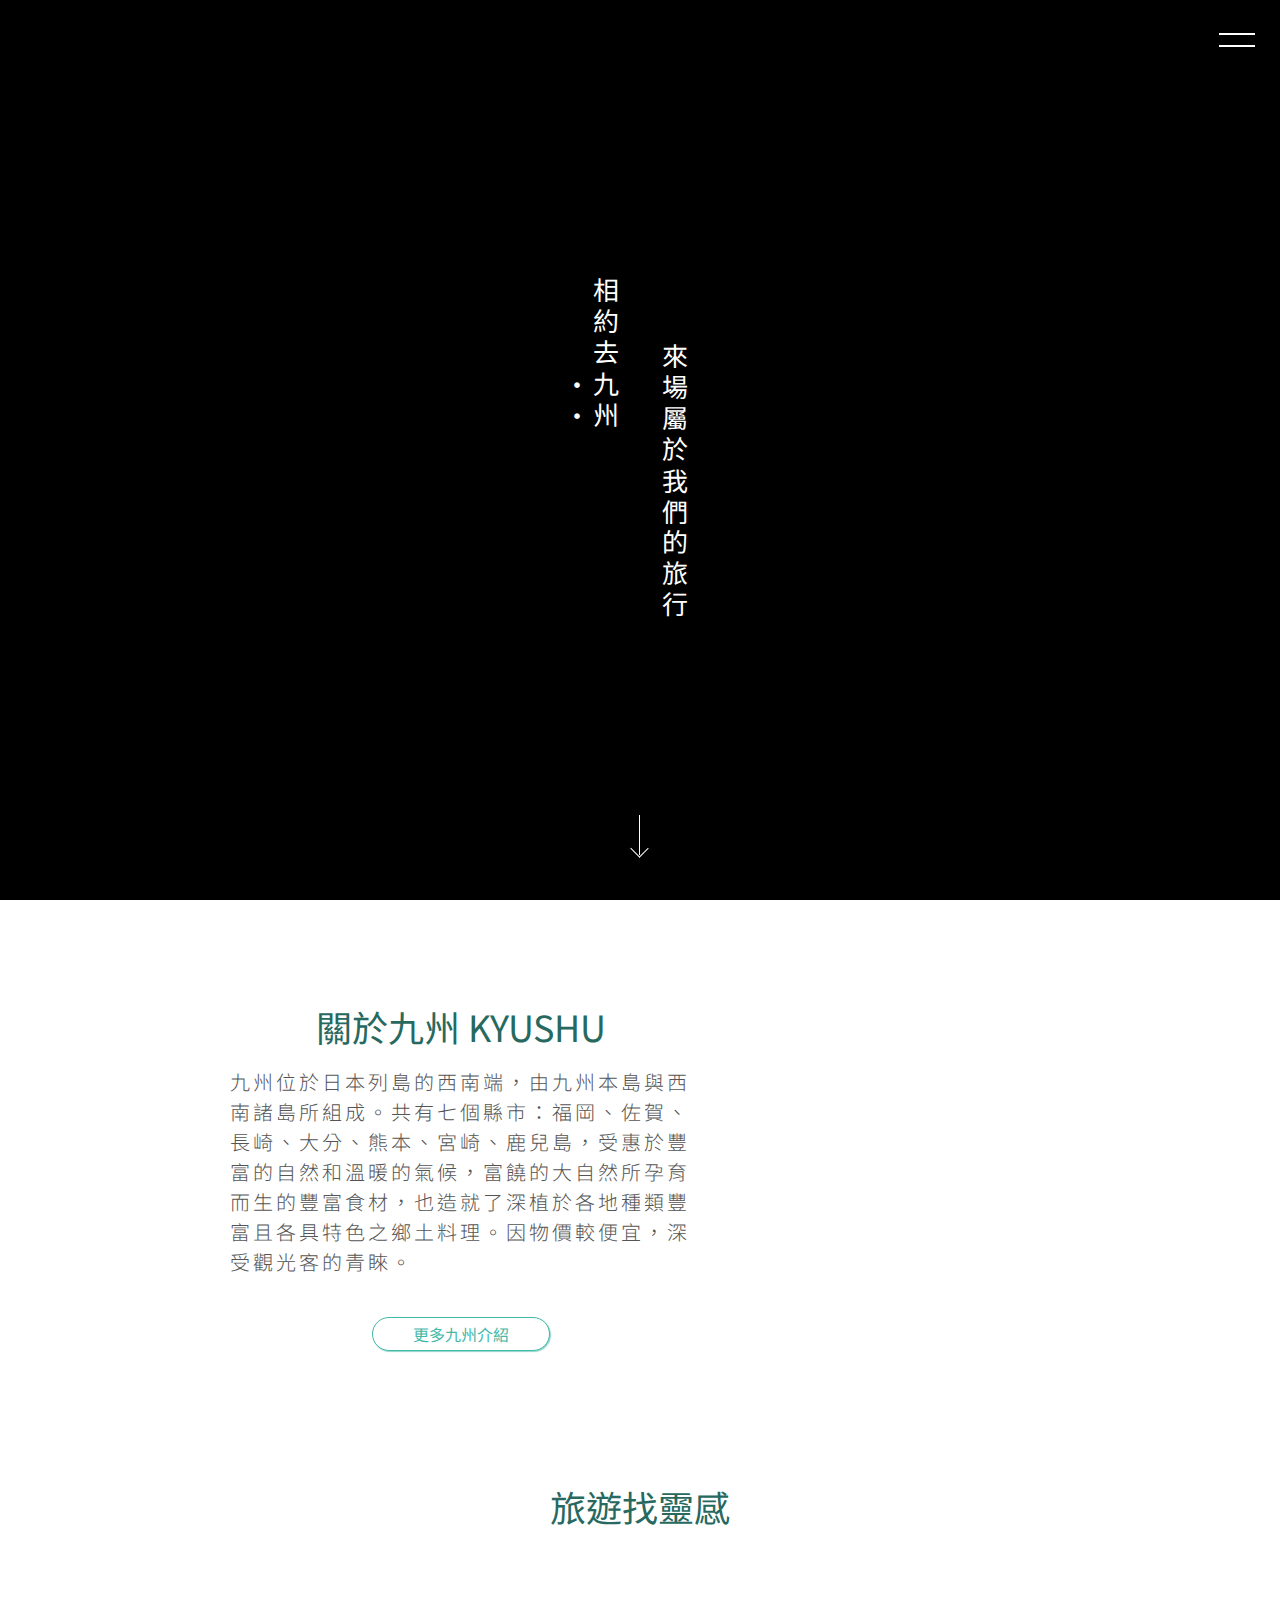
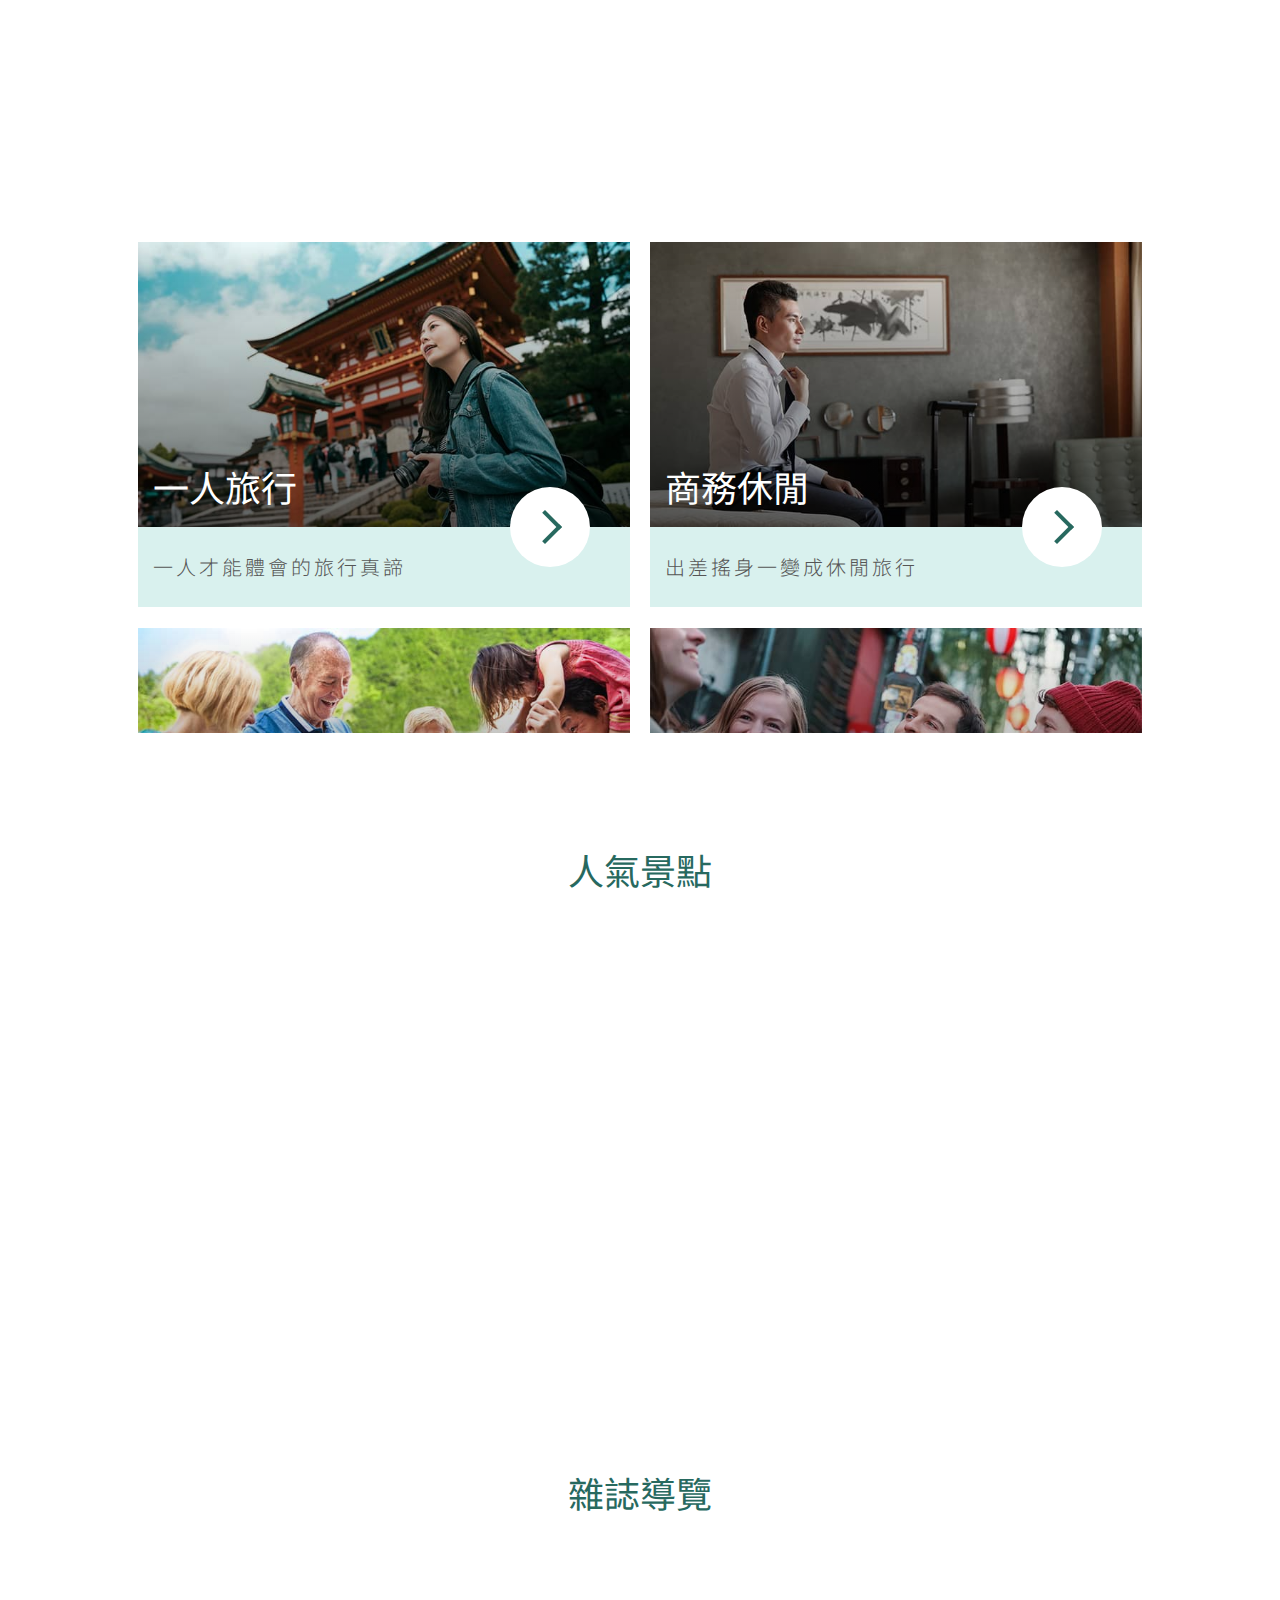
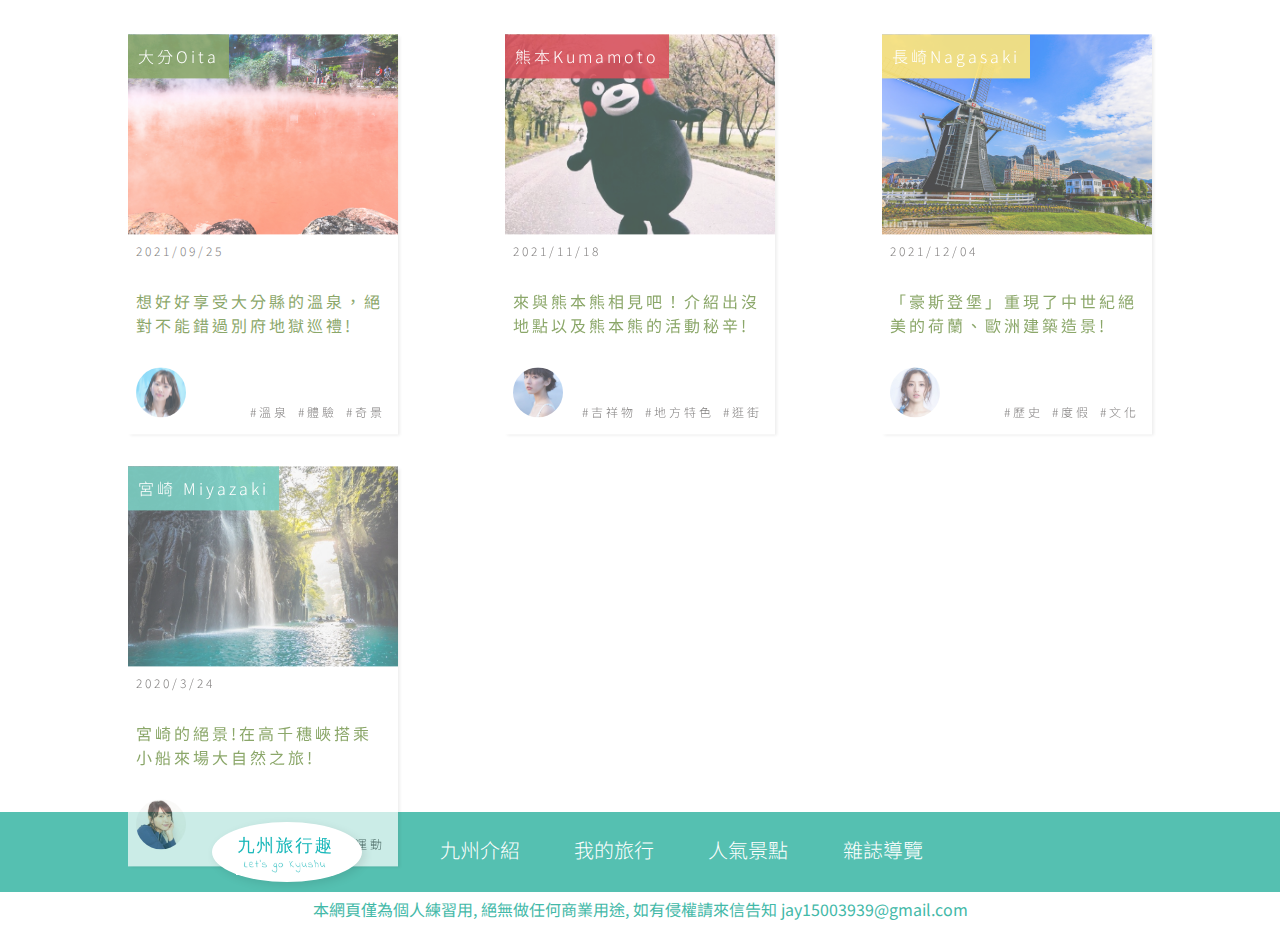
<file: index.html>
<!DOCTYPE html>
<html lang="en">
<head>
  <meta charset="UTF-8">
  <meta http-equiv="X-UA-Compatible" content="IE=edge">
  <meta name="viewport" content="width=device-width, initial-scale=1.0, maximum-scale=1.0, user-scalable=0, shrink-to-fit=no">
  <title>九州旅行</title>
	<link rel="stylesheet" href="https://use.fontawesome.com/releases/v5.7.2/css/all.css" integrity="sha384-fnmOCqbTlWIlj8LyTjo7mOUStjsKC4pOpQbqyi7RrhN7udi9RwhKkMHpvLbHG9Sr" crossorigin="anonymous">
	<link rel="stylesheet" href="./CSS/index.css">
	<script src="./JS/jquery.min.js"></script>
</head>
<body>
<header>
	<button class="nav_btn">
		<span></span>
	</button>
	<nav>
		<div class="logo">
			<a href="index.html">
				<img src="./img/kyushu/logo/logo.png" alt="">
			</a>
		</div>
		<ul class="guide">
				<li><a href="./introduce.html">九州介紹</a></li>
				<li><a href="./mytravel.html">我的旅行</a></li>
				<li><a href="./popular.html">人氣景點</a></li>
				<li><a href="./magazine.html">雜誌導覽</a></li>
			</div>
		</ul>
		<ul class="social">
			<li>
				<a href="https://www.instagram.com/kyushu_tourism_information/">
					<i class="fab fa-instagram"></i>
				</a>
			</li>
			<li>
				<a href="https://www.facebook.com/visitkyushu/">
					<i class="fab fa-facebook-square"></i>
				</a>
			</li>
			<li>
				<a href="https://twitter.com/kyushuwalker">
					<i class="fab fa-twitter-square"></i>
				</a>
			</li>
		</ul>
	</nav>
	<button class="toTop"></button>
</header>
<div class="banner">
	<div class="banner_photo">
		<img src="./img/kyushu/banner/banner-image-1.jpg" alt="">
		<img src="./img/kyushu/banner/banner-image-2.jpg" alt="">
		<img src="./img/kyushu/banner/banner-image-3.jpg" alt="">
		<img src="./img/kyushu/banner/banner-image-4.jpg" alt="">
		<img src="./img/kyushu/banner/banner-image-5.jpg" alt="">
	</div>
	<div class="logo_position">
		<h1>相約去九州</h1>
		<h1>來場屬於我們的旅行</h1>
	</div>
	<div class="banner_scroll">
		<span class="scroll_btn"></span>
	</div>
</div>
<main>
	<article class="kyushu_introduce">
		<!-- <img src="/img/main/decoration-1.png" alt=""> -->
		<div class="introduce_text">
			<h1>關於九州 KYUSHU</h1>
			<p>九州位於日本列島的西南端，由九州本島與西南諸島所組成。共有七個縣市：福岡、佐賀、長崎、大分、熊本、宮崎、鹿兒島，受惠於豐富的自然和溫暖的氣候，富饒的大自然所孕育而生的豐富食材，也造就了深植於各地種類豐富且各具特色之鄉土料理。因物價較便宜，深受觀光客的青睞。</p>
			<form action="./introduce.html">
				<button type="submit" class="common_btn">更多九州介紹</button>
			</form>
		</div>
		<div class="kyushu-map">  
			<a class="fukuoka-plus1 cp_fk"></a>
			<a class="fukuoka-plus2 cp_fk"></a>
			<a class="fukuoka-plus3 cp_fk"></a>
			<a class="fukuoka cp_fk">福岡</a>
			<img class="fukuoka" src="./img/kyushu/main/kyushuMap-fukuoka-1.png" alt="fukuoka">
			<img class="fukuoka color" src="./img/kyushu/main/kyushuMap-fukuoka-2.png" alt="fukuoka">
			
			<a class="oita-plus1 cp_ot"></a>
			<a class="oita-plus2 cp_ot"></a>
			<a class="oita-plus3 cp_ot"></a>
			<a class="oita cp_ot">大分</a>
			<img class="oita" src="./img/kyushu/main/kyushuMap-oita-1.png" alt="oita">
			<img class="oita color" src="./img/kyushu/main/kyushuMap-oita-2.png" alt="oita">

			<a class="saga-plus1 cp_sg"></a>
			<a class="saga-plus2 cp_sg"></a>
			<a class="saga-plus3 cp_sg"></a>
			<a class="saga cp_sg">佐賀</a>
			<img class="saga" src="./img/kyushu/main/kyushuMap-saga-1.png" alt="saga">
			<img class="saga color" src="./img/kyushu/main/kyushuMap-saga-2.png" alt="saga">

			<a class="nagasaki-plus1 cp_ng"></a>
			<a class="nagasaki cp_ng">長崎</a>
			<img class="nagasaki" src="./img/kyushu/main/kyushuMap-nagasaki-1.png" alt="nagasaki">
			<img class="nagasaki color" src="./img/kyushu/main/kyushuMap-nagasaki-2.png" alt="nagasaki">
			<a class="kumamoto-plus1 cp_km"></a>
			<a class="kumamoto-plus2 cp_km"></a>
			<a class="kumamoto-plus3 cp_km"></a>
			<a class="kumamoto-plus4 cp_km"></a>                
			<a class="kumamoto cp_km">熊本</a>
			<img class="kumamoto" src="./img/kyushu/main/kyushuMap-kumamoto-1.png" alt="kumamoto">
			<img class="kumamoto color" src="./img/kyushu/main/kyushuMap-kumamoto-2.png" alt="kumamoto">

			<a class="miyazaki-plus1 cp_mz"></a>                
			<a class="miyazaki-plus2 cp_mz"></a>                
			<a class="miyazaki cp_mz">宮崎</a>
			<img class="miyazaki" src="./img/kyushu/main/kyushuMap-miyazaki-1.png" alt="miyazaki">
			<img class="miyazaki color" src="./img/kyushu/main/kyushuMap-miyazaki-2.png" alt="miyazaki">

			<a class="kagoshima-plus1 cp_kg"></a>                
			<a class="kagoshima-plus2 cp_kg"></a>                
			<a class="kagoshima cp_kg">鹿兒島</a>
			<img class="kagoshima" src="./img/kyushu/main/kyushuMap-kagoshima-1.png" alt="kagoshima">
			<img class="kagoshima color" src="./img/kyushu/main/kyushuMap-kagoshima-2.png" alt="kagoshima">
			<!-- <div class="kanban">
				<p>選擇地區</p>
				<img src="/img/kyushu/main/wood_kanban.png" alt="">
			</div> -->
	</article>
	<article class="my_travel">
		<div class="my_travel_contain">
			<h1>旅遊找靈感</h1>
			<ul>
				<li>
					<a href="./mytravel.html">
						<div>
							<img src="./img/kyushu/main/my_travel_1.png" alt="">
							<h3>一人旅行</h3>
						</div>
						<p>一人才能體會的旅行真諦</p>
					</a>
				</li>
				<li>
					<a href="./mytravel.html">
						<div>
							<img src="./img/kyushu/main/my_travel_2.png" alt="">
							<h3>商務休閒</h3>
						</div>
						<p>出差搖身一變成休閒旅行</p>
					</a>
				</li>
				<li>
					<a href="./mytravel.html">
						<div>
							<img src="./img/kyushu/main/my_travel_3.png" alt="">
							<h3>家人</h3>
						</div>
						<p>大人小孩都回味無窮的旅行</p>
					</a>
				</li>
				<li>
					<a href="./mytravel.html">
						<div>
							<img src="./img/kyushu/main/my_travel_4.png" alt="">
							<h3>團體</h3>
						</div>
						<p>和好友一起創造難忘的回憶</p>
					</a>
				</li>
			</ul>
		</div>
	</article>
	<article class="travel_introduce">
		<h1>人氣景點</h1>
		<div class="travel_contain">
			<a href="javascript:;" class="introduce_btn_left"></a>
			<a href="javascript:;" class="introduce_btn_right"></a>
			<div class="travel_img">
				<img id="travel_img_change" src="./img/kyushu/main/Kyushu-introduce-1.jpg" alt="">
				<div class="travel_label">
					<h2 class="county_name">大分縣</h2>
				</div>
			</div>
			<div class="travel_text">
				<h2 id="travel_text_title">湯布院</h2>
				<p id="travel_text_content">大分縣最有人氣的觀光景點就屬「湯布院」，很多旅客來過一次就會愛上而不斷再訪，由布院的絕美自然景色「由布岳」與「金鱗湖」美得讓人醉心，來由布院除了可以入住溫泉旅館享受泡湯樂趣外，觀光景點附近便是美食餐廳與伴手禮店林立的逛街大道，豐後牛、蕎麥麵、漢堡排道可樂餅、布丁甜點等由布院必吃美食都很可口，縱使入住兩天一夜也不無聊。</p>
				<form action="./popular.html">
					<button type="submit" class="common_btn">more</button>
				</form>
			</div>
		</div>
	</article>
	<article class="magazine_introduce">
		<h1>雜誌導覽</h1>
		<div class="magazine_contain">
			<div class="magazine_item" style="cursor:pointer;" onclick="location.href =
			'./magazine.html';">
				<div class="magazine_item_img">
					<div class="magazine_location">
						<i class="fas fa-location-arrow"></i> 大分Oita
					</div>
					<img src="./img/kyushu/main/magazine-view-1.png" alt="">
				</div>
				<div class="magazine_item_text">
					<p>2021/09/25</p>
					<h3>想好好享受大分縣的溫泉，絕對不能錯過別府地獄巡禮!</h3>
					<div>
						<img src="./img/kyushu/main/magazine-person-1.png" alt="">
						<div>
							<a href="./magazine.html">#溫泉</a>
							<a href="./magazine.html">#體驗</a>
							<a href="./magazine.html">#奇景</a>
						</div>
					</div>
				</div>
			</div>
			<div class="magazine_item kumamoto" style="cursor:pointer;" onclick="location.href =
			'./magazine.html';">
				<div class="magazine_item_img">
					<div class="magazine_location kumamoto">
						<i class="fas fa-location-arrow"></i>熊本Kumamoto
					</div>
					<img src="./img/kyushu/main/magazine-view-2.png" alt="">
				</div>
				<div class="magazine_item_text">
					<p>2021/11/18</p>
					<h3>來與熊本熊相見吧！介紹出沒地點以及熊本熊的活動秘辛!</h3>
					<div>
						<img src="./img/kyushu/main/magazine-person-2.png" alt="">
						<div>
							<a href="./magazine.html">#吉祥物</a>
							<a href="./magazine.html">#地方特色</a>
							<a href="./magazine.html">#逛街</a>
						</div>
					</div>
				</div>
			</div>
			<div class="magazine_item nagasaki" style="cursor:pointer;" onclick="location.href =
			'./magazine.html';">
				<div class="magazine_item_img">
					<div class="magazine_location nagasaki">
						<i class="fas fa-location-arrow"></i> 長崎Nagasaki
					</div>
					<img src="./img/kyushu/main/magazine-view-3.png" alt="">
				</div>
				<div class="magazine_item_text">
					<p>2021/12/04</p>
					<h3>「豪斯登堡」重現了中世紀絕美的荷蘭、歐洲建築造景!</h3>
					<div>
						<img src="./img/kyushu/main/magazine-person-3.jpg" alt="">
						<div>
							<a href="./magazine.html">#歷史</a>
							<a href="./magazine.html">#度假</a>
							<a href="./magazine.html">#文化</a>
						</div>
					</div>
				</div>
			</div>
			<div class="magazine_item miyazaki">
				<div class="magazine_item_img">
					<div class="magazine_location miyazaki">
						<i class="fas fa-location-arrow"></i> 宮崎 Miyazaki
					</div>
					<img src="./img/magazine/magazine-view-7.jpg" alt="">
				</div>
				<div class="magazine_item_text">
					<p>2020/3/24</p>
					<h3> 宮崎的絕景!在高千穗峽搭乘小船來場大自然之旅!</h3>
					<div>
						<img src="./img/magazine/magazine-person-7.jpg" alt="">
						<div>
							<a href="javascript:;">#體驗</a>
							<a href="javascript:;">#自然</a>
							<a href="javascript:;">#運動</a>
						</div>
					</div>
				</div>
			</div>
		</div>
	</article>
</main>

<footer>
	<div class="footer_container">
		<div class="footer_logo">
			<div class="logo">
				<a href="./index.html">
					<img src="./img/kyushu/logo/logo.png" alt="">
				</a>
			</div>
		</div>
		<ul class="footer_txt">
			<li><a href="./introduce.html">九州介紹</a></li>
			<li><a href="./mytravel.html">我的旅行</a></li>
			<li><a href="./popular.html">人氣景點</a></li>
			<li><a href="./magazine.html">雜誌導覽</a></li>
		</ul>
		<ul class="footer_photo">
			<li>
				<a href="https://www.instagram.com/kyushu_tourism_information/">
					<i class="fab fa-instagram"></i>
				</a>
			</li>
			<li>
				<a href="https://www.facebook.com/visitkyushu/">
					<i class="fab fa-facebook-square"></i>
				</a>
			</li>
			<li>
				<a href="https://twitter.com/kyushuwalker">
					<i class="fab fa-twitter-square"></i>
				</a>
			</li>
		</ul>
	</div>
	<p>本網頁僅為個人練習用, 絕無做任何商業用途, 如有侵權請來信告知 jay15003939@gmail.com</p>
</footer>

<div class="footerPage"></div>
<script src="./JS/index.js"></script>
</body>
</html>
</file>
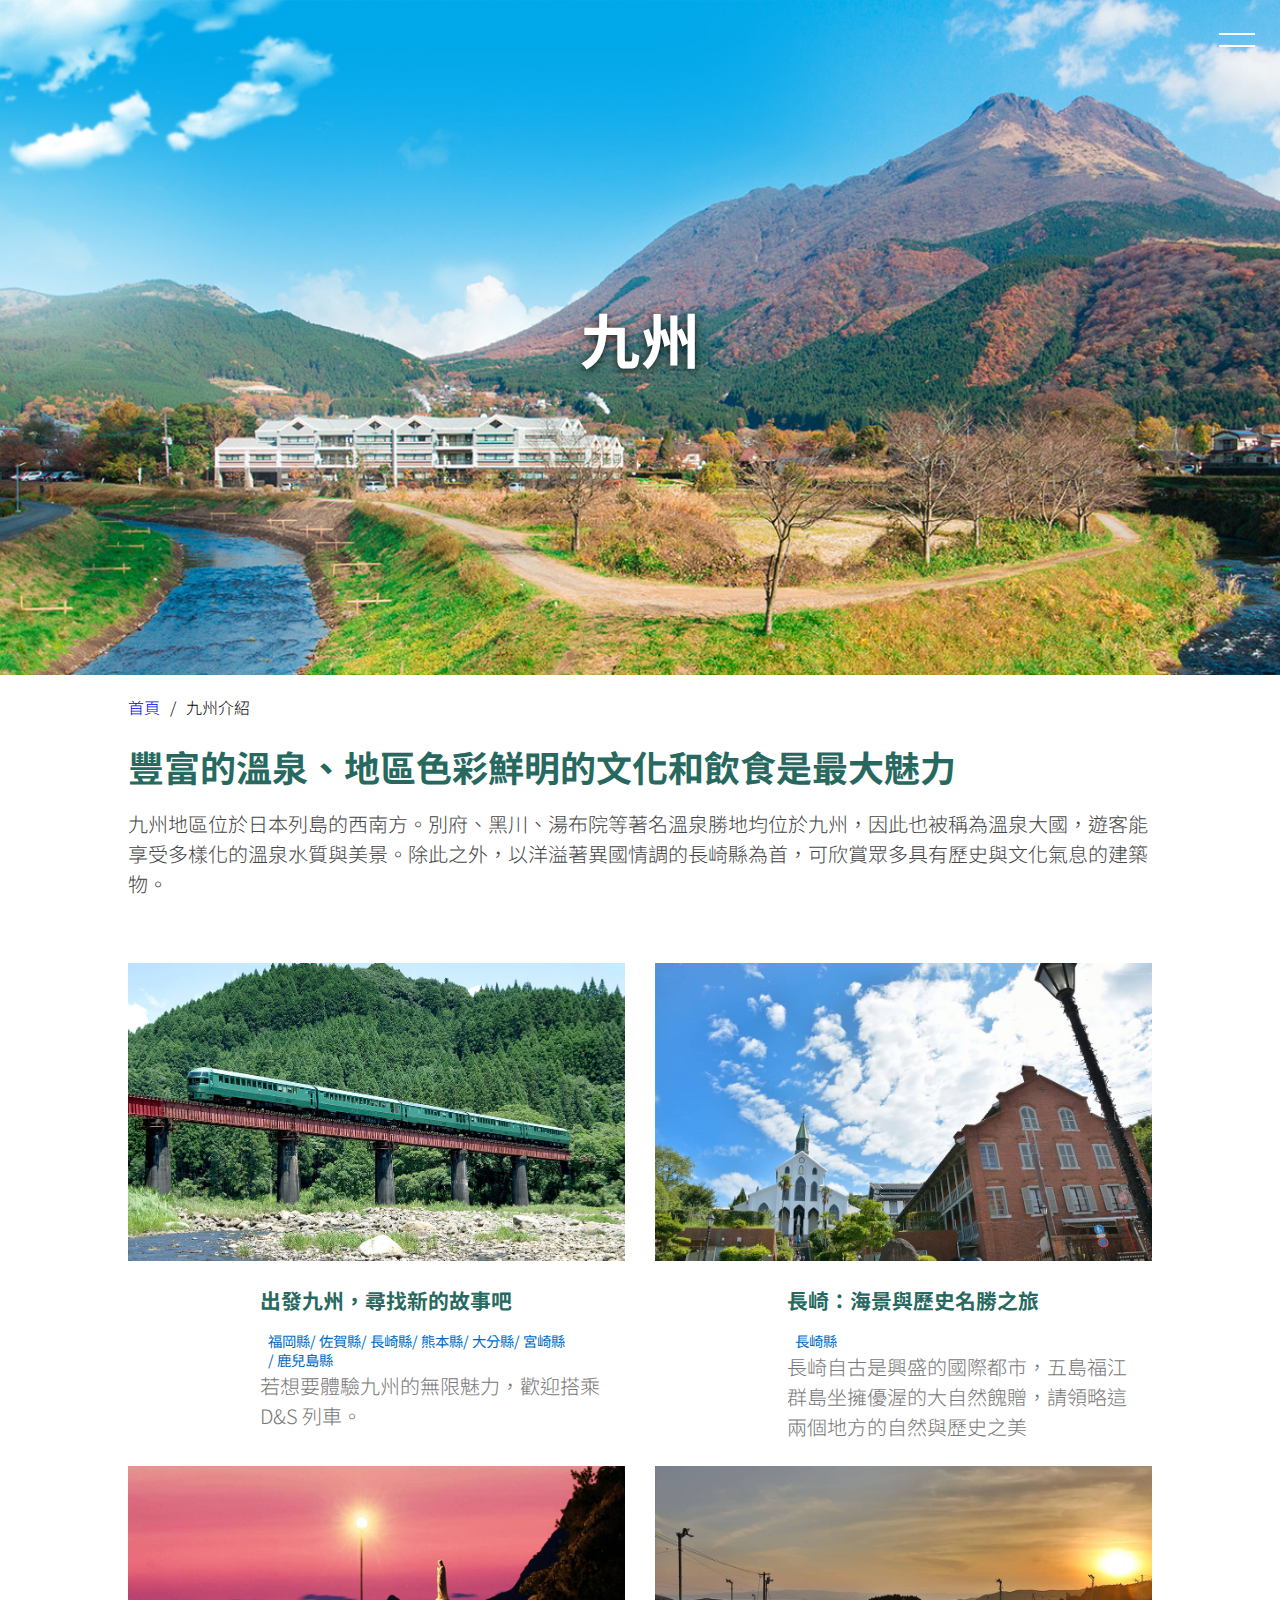
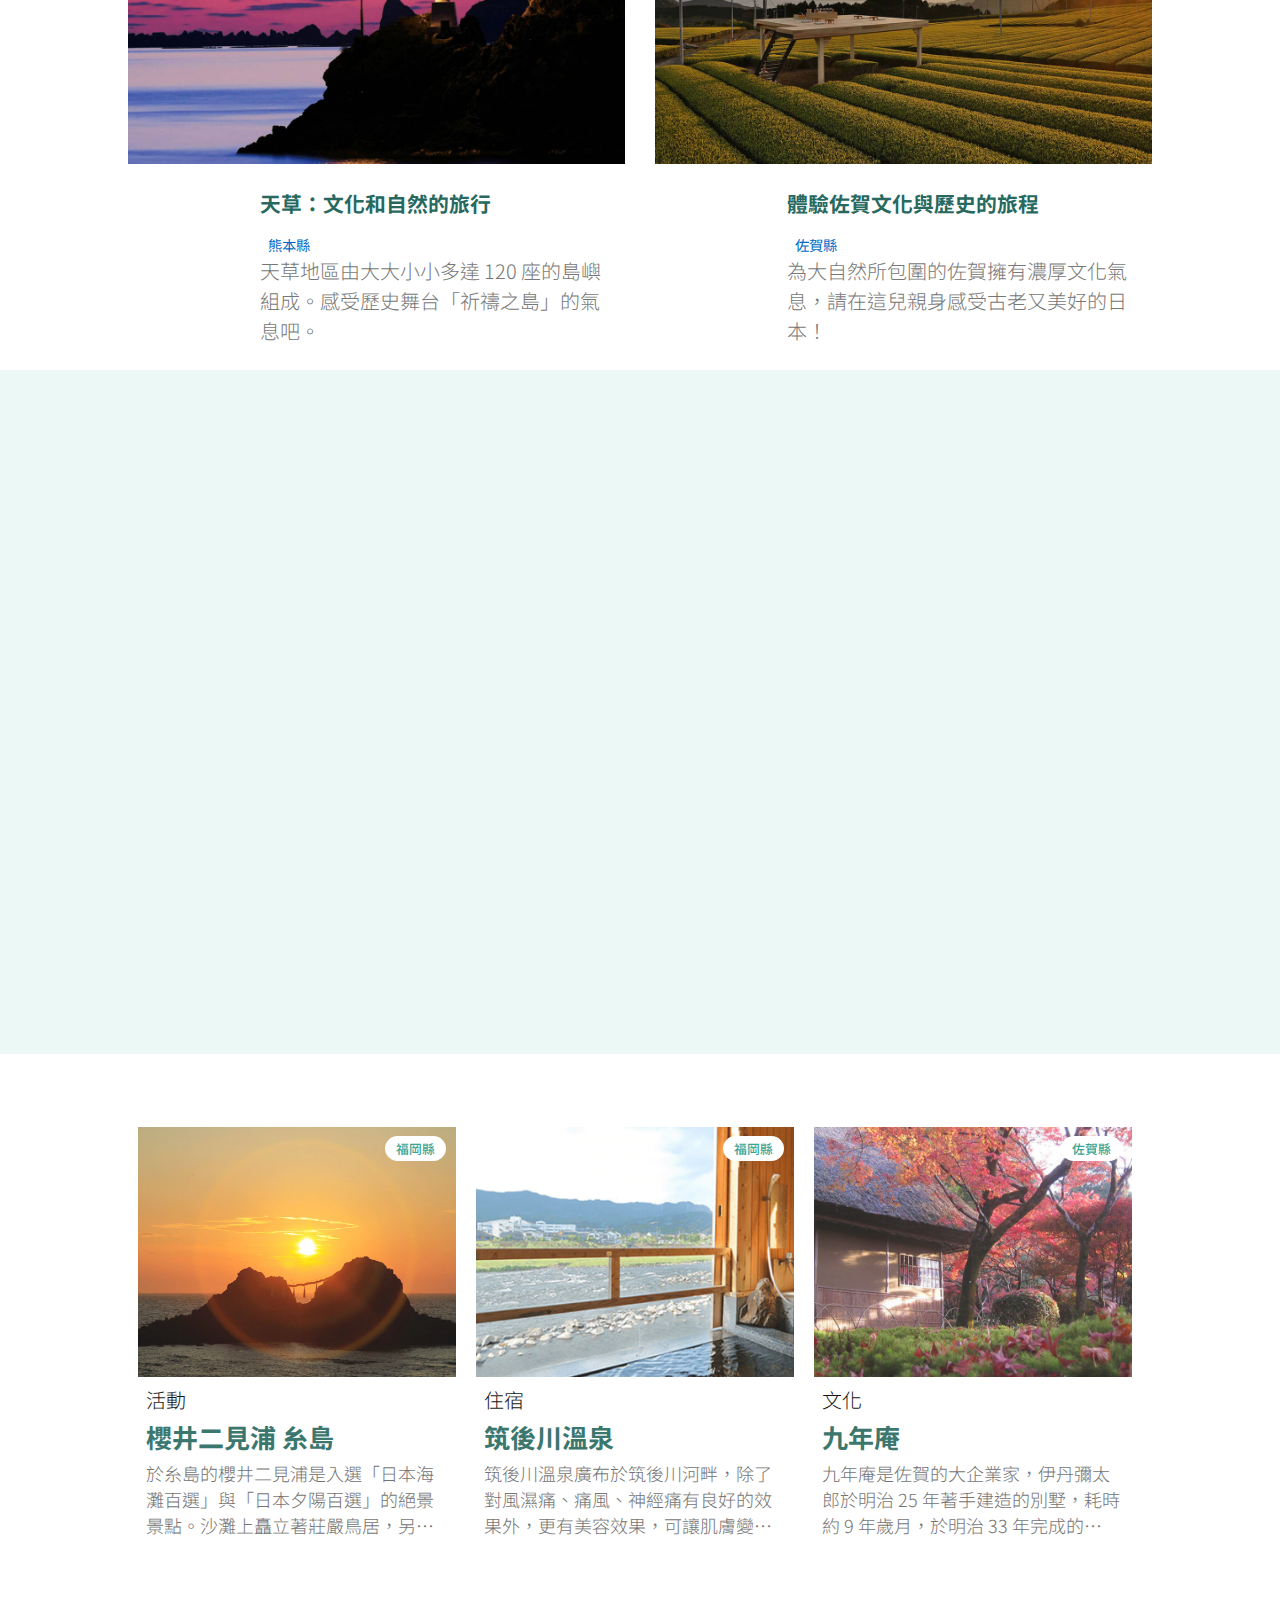
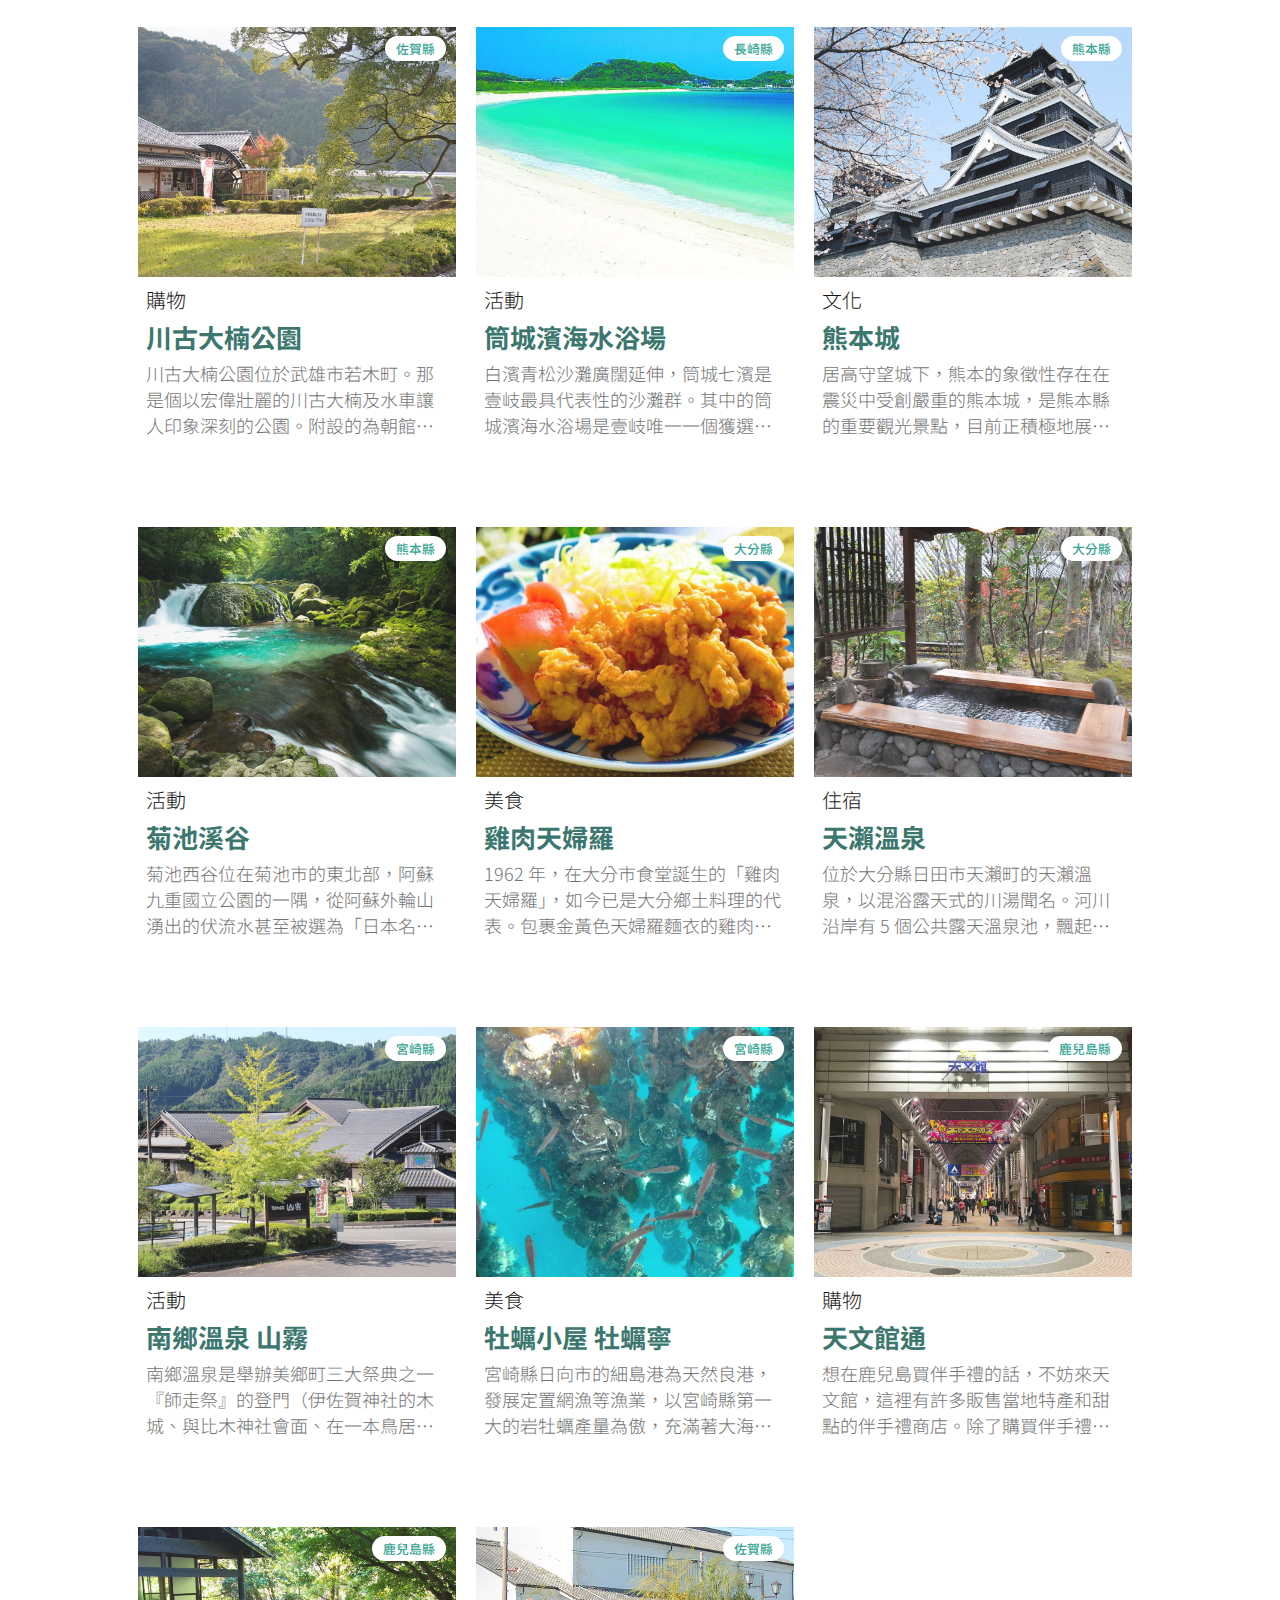
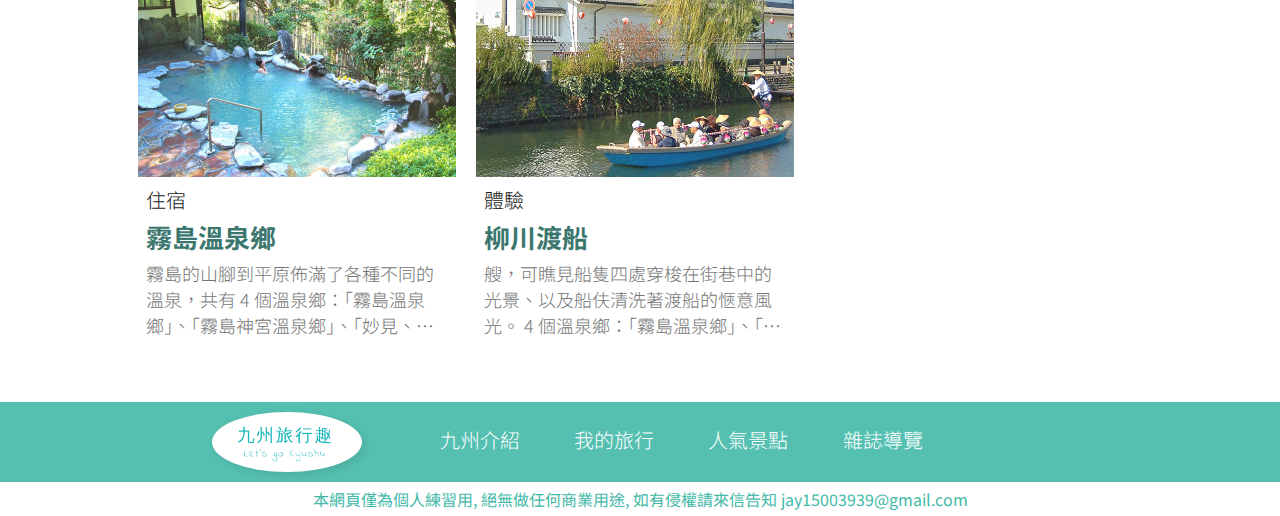
<file: introduce.html>
<!DOCTYPE html>
<html lang="en">
<head>
  <meta charset="UTF-8">
  <meta http-equiv="X-UA-Compatible" content="IE=edge">
  <meta name="viewport" content="width=device-width, initial-scale=1.0, maximum-scale=1.0, user-scalable=0, shrink-to-fit=no">
  <title>九州介紹</title>
	<link rel="stylesheet" href="https://use.fontawesome.com/releases/v5.7.2/css/all.css" integrity="sha384-fnmOCqbTlWIlj8LyTjo7mOUStjsKC4pOpQbqyi7RrhN7udi9RwhKkMHpvLbHG9Sr" crossorigin="anonymous">
  <link rel="stylesheet" href="./CSS/introduce.css">
  <script src="./JS/jquery.min.js"></script>
</head>
<body>
  <header>
    <button class="nav_btn">
      <span></span>
    </button>
    <nav>
      <div class="logo">
        <a href="./index.html">
          <img src="./img/kyushu/logo/logo.png" alt="">
        </a>
      </div>
      <ul class="guide">
          <li><a href="./introduce.html">九州介紹</a></li>
          <li><a href="./mytravel.html">我的旅行</a></li>
          <li><a href="./popular.html">人氣景點</a></li>
          <li><a href="./magazine.html">雜誌導覽</a></li>
        </div>
      </ul>
      <ul class="social">
        <li>
          <a href="https://www.instagram.com/kyushu_tourism_information/">
            <i class="fab fa-instagram"></i>
          </a>
        </li>
        <li>
          <a href="https://www.facebook.com/visitkyushu/">
            <i class="fab fa-facebook-square"></i>
          </a>
        </li>
        <li>
          <a href="https://twitter.com/kyushuwalker">
            <i class="fab fa-twitter-square"></i>
          </a>
        </li>
      </ul>
    </nav>
    <button class="toTop"></button>
  </header>
  <main>
    <article>
      <div class="banner">
        <div class="banner_container">
          <div class="banner_imagearea">
            <h1>九州</h1>
            <!-- <img src="./img/introduce/banner/banner-1.jpg" alt=""> -->
          </div>
          <div class="banner_textarea">
            <nav>
              <ul>
                <li><a href="./index.html">首頁</a></li>
                <li>九州介紹</li>
              </ul>
            </nav>
            <h2>豐富的溫泉、地區色彩鮮明的文化和飲食是最大魅力</h2>
            <p>九州地區位於日本列島的西南方。別府、黑川、湯布院等著名溫泉勝地均位於九州，因此也被稱為溫泉大國，遊客能享受多樣化的溫泉水質與美景。除此之外，以洋溢著異國情調的長崎縣為首，可欣賞眾多具有歷史與文化氣息的建築物。</p>
          </div>
        </div>
      </div>
      <div class="content">
        <div class="content_container">
          <div class="content_item" onclick="location.href =
          './popular.html';">
            <div class="item_imagearea">
              <img src="./img/introduce/main/introduce-content1.jpg" alt="">
            </div>
            <div class="item_textarea ">
              <h2>出發九州，尋找新的故事吧</h2>
              <div class="item_map">
                <i class="fas fa-map-marker-alt"></i>
                <ul>
                  <li>
                    福岡縣
                  </li>
                  <li>
                    佐賀縣
                  </li>
                  <li>
                    長崎縣
                  </li>
                  <li>
                    熊本縣
                  </li>
                  <li>
                    大分縣
                  </li>
                  <li>
                    宮崎縣
                  </li>
                  <li>
                    鹿兒島縣
                  </li>
                </ul>
              </div>
              <p>若想要體驗九州的無限魅力，歡迎搭乘 D&S 列車。</p>
            </div>
          </div>
          <div class="content_item" onclick="location.href =
          './popular.html';">
            <div class="item_imagearea">
              <img src="./img/introduce/main/introduce-content2.jpg" alt="">
            </div>
            <div class="item_textarea">
              <h2>
                長崎：海景與歷史名勝之旅</h2>
              <div class="item_map">
                <i class="fas fa-map-marker-alt"></i>
                <ul>
                  <li>
                    長崎縣
                  </li>
                </ul>
              </div>
              <p>長崎自古是興盛的國際都市，五島福江群島坐擁優渥的大自然餽贈，請領略這兩個地方的自然與歷史之美</p>
            </div>
          </div>
          <div class="content_item" onclick="location.href =
          './popular.html';">
            <div class="item_imagearea">
              <img src="./img/introduce/main/introduce-content3.jpg" alt="">
            </div>
            <div class="item_textarea">
              <h2>
                天草：文化和自然的旅行</h2>
              <div class="item_map">
                <i class="fas fa-map-marker-alt"></i>
                <ul>
                  <li>
                    熊本縣
                  </li>
                </ul>
              </div>
              <p>天草地區由大大小小多達 120 座的島嶼組成。感受歷史舞台「祈禱之島」的氣息吧。</p>
            </div>
          </div>
          <div class="content_item" onclick="location.href =
          './popular.html';">
            <div class="item_imagearea">
              <img src="./img/introduce/main/introduce-content4.jpg" alt="">
            </div>
            <div class="item_textarea">
              <h2>
                體驗佐賀文化與歷史的旅程</h2>
              <div class="item_map">
                <i class="fas fa-map-marker-alt"></i>
                <ul>
                  <li>
                    佐賀縣
                  </li>
                </ul>
              </div>
              <p>
                為大自然所包圍的佐賀擁有濃厚文化氣息，請在這兒親身感受古老又美好的日本！</p>
            </div>
          </div>
        </div>
      </div>
    </article>
    <article class="search">
      <div class="search_contain">
        <div class="search_left">
          <h1>選擇搜尋資訊</h1>
          <div class="kyushu-map">  
            <a class="fukuoka-plus1 fukuBtn"></a>
            <a class="fukuoka-plus2 fukuBtn"></a>
            <a class="fukuoka-plus3 fukuBtn"></a>
            <a class="fukuoka fukuBtn">福岡</a> 
            <img class="fukuoka" src="./img/kyushu/main/kyushuMap-fukuoka-1.png" alt="fukuoka">
            <img class="fukuoka color" src="./img/kyushu/main/kyushuMap-fukuoka-2.png" alt="fukuoka">
            
            <a class="oita-plus1 oitaBtn"></a>
            <a class="oita-plus2 oitaBtn"></a>
            <a class="oita-plus3 oitaBtn"></a>
            <a class="oita oitaBtn">大分</a>
            <img class="oita" src="./img/kyushu/main/kyushuMap-oita-1.png" alt="oita">
            <img class="oita color" src="./img/kyushu/main/kyushuMap-oita-2.png" alt="oita">
      
            <a class="saga-plus1 sagaBtn"></a>
            <a class="saga-plus2 sagaBtn"></a>
            <a class="saga-plus3 sagaBtn"></a>
            <a class="saga sagaBtn">佐賀</a>
            <img class="saga" src="./img/kyushu/main/kyushuMap-saga-1.png" alt="saga">
            <img class="saga color"  src="./img/kyushu/main/kyushuMap-saga-2.png" alt="saga">
      
            <a class="nagasaki-plus1 nagaBtn"></a>
            <a class="nagasaki nagaBtn">長崎</a>
            <img class="nagasaki" src="./img/kyushu/main/kyushuMap-nagasaki-1.png" alt="nagasaki">
            <img class="nagasaki color" src="./img/kyushu/main/kyushuMap-nagasaki-2.png" alt="nagasaki">
            <a class="kumamoto-plus1 kumaBtn"></a>
            <a class="kumamoto-plus2 kumaBtn"></a>
            <a class="kumamoto-plus3 kumaBtn"></a>
            <a class="kumamoto-plus4 kumaBtn"></a>                
            <a class="kumamoto imgcg kumaBtn">熊本</a>
            <img class="kumamoto" src="./img/kyushu/main/kyushuMap-kumamoto-1.png" alt="kumamoto">
            <img class="kumamoto color " src="./img/kyushu/main/kyushuMap-kumamoto-2.png" alt="kumamoto">
      
            <a class="miyazaki-plus1 miyaBtn"></a>                
            <a class="miyazaki-plus2 miyaBtn"></a>                
            <a class="miyazaki miyaBtn">宮崎</a>
            <img class="miyazaki" src="./img/kyushu/main/kyushuMap-miyazaki-1.png" alt="miyazaki">
            <img class="miyazaki color" src="./img/kyushu/main/kyushuMap-miyazaki-2.png" alt="miyazaki">
      
            <a class="kagoshima-plus1 kagoBtn"></a>                
            <a class="kagoshima-plus2 kagoBtn"></a>                
            <a class="kagoshima kagoBtn">鹿兒島</a>
            <img class="kagoshima" src="./img/kyushu/main/kyushuMap-kagoshima-1.png" alt="kagoshima">
            <img class="kagoshima color" src="./img/kyushu/main/kyushuMap-kagoshima-2.png" alt="kagoshima">
            <!-- <div class="kanban">
              <p>選擇地區</p>
              <img src="/img/kyushu/main/wood_kanban.png" alt="">
            </div> -->
          </div>
        </div>
        <div class="search_right">
          <div class="search_category">
            <h2>
              <span>請選擇類別</span>
              <span></span>
            </h2>
            <ul class="search_category_group">
              <li id="event" class="category_color_clear">
                <i class="fas fa-circle"></i>
                <p>活動</p>
                <p>(4)</p>
              </li>
              <li id="culture" class="category_color_clear">
                <i class="fas fa-circle"></i>
                <p>文化</p>
                <p>(2)</p>
              </li>
              <li id="food" class="category_color_clear">
                <i class="fas fa-circle"></i>
                <p>美食</p>
                <p>(2)</p>
              </li>
              <li id="hotel" class="category_color_clear">
                <i class="fas fa-circle"></i>
                <p>住宿</p>
                <p>(3)</p>
              </li>
              <li id="shop" class="category_color_clear">
                <i class="fas fa-circle"></i>
                <p>購物</p>
                <p>(2)</p>
              </li>
              <li id="experence" class="category_color_clear">
                <i class="fas fa-circle"></i>
                <p>體驗</p>
                <p>(1)</p>
              </li>
              <li id="all" class="category_color_clear">
                <i class="fas fa-circle"></i>
                <p>全部</p>
                <p>(14)</p>
              </li>
            </ul>
          </div>
          <div class="search_area">
            <h2>
              <span>請選擇區域</span>
              <span></span>
            </h2>
            <ul class="search_area_group">
              <li class="Fukuoka sraechimg" id="b1">
                <img class="areaimg" src="./img/introduce/main/search_area_img1.jpg" alt="">
                <span class="togreen">福岡縣</span>
              </li>
              <li class="Oita sraechimg" id="b2">
                <img class="areaimg" src="./img/introduce/main/search_area_img2.jpg" alt="">
                <span class="togreen">大分縣</span>
              </li>
              <li class="Saga sraechimg" id="b3">
                <img class="areaimg" src="./img/introduce/main/search_area_img3.jpg" alt="">
                <span class="togreen">佐賀縣</span>
              </li>
              <li class="Nagasaki sraechimg"  id="b4">
                <img class="areaimg" src="./img/introduce/main/search_area_img4.jpg" alt="">
                <span class="togreen">長崎縣</span>
              </li>
              <li class="Kumamoto sraechimg"  id="b5">
                <img class="areaimg" src="./img/introduce/main/search_area_img5.jpg" alt="">
                <span class="togreen">熊本縣</span>
              </li>
              <li class="Miyazaki sraechimg"  id="b6">
                <img class="areaimg" src="./img/introduce/main/search_area_img6.jpg" alt="">
                <span class="togreen">宮崎縣</span>
              </li>
              <li class="Kagoshima sraechimg"  id="b7">
                <img class="areaimg" src="./img/introduce/main/search_area_img7.jpg" alt="">
                <span class="togreen">鹿兒島縣</span>
              </li>
            </ul>
          </div>
        </div>
      </div>
    </article>
    <article class="viewrelease">
      <div class="viewrelease_contain">
        <div class="viewrelease_item" onclick="location.href =
        './popular.html';">
          <div class="viewrelease_item_photo">
            <img src="./img/introduce/main/viewrelease-1.png" alt="">
            <span>福岡縣</span>
          </div>
          <div class="viewrelease_item_text">
            <h4>活動</h4>
            <h2>櫻井二見浦 糸島</h2>
            <p>位於糸島的櫻井二見浦是入選「日本海灘百選」與「日本夕陽百選」的絕景景點。沙灘上矗立著莊嚴鳥居，另外還有以注連繩相繫，宛如夫妻般兩相對望的 2 座巨岩（夫婦岩）。相對於以朝陽著稱的三重縣伊勢二見浦，福岡縣筑前二見浦則以夕陽而聞名，而巨岩並立於岸邊約 150 公尺處海面的和睦景象，也成為締結良緣與夫妻圓滿的幸福象徵。</p>
          </div>
        </div>
        <!-- <div class="viewrelease_item">
          <div class="viewrelease_item_photo">
            <img src="/img/introduce/main/viewrelease-2.png" alt="">
            <span>福岡縣</span>
          </div>
          <div class="viewrelease_item_text">
            <h4>住宿</h4>
            <h2>筑後川溫泉</h2>
            <p>筑後川溫泉廣布於筑後川河畔，除了對風濕痛、痛風、神經痛有良好的效果外，更有美容效果，可讓肌膚變得光滑柔嫩，又被稱為「美肌之湯」。其泉質優良，甚至被指定為日本環境省國民保養溫泉地區。</p>
          </div>
        </div>
        <div class="viewrelease_item">
          <div class="viewrelease_item_photo">
            <img src="/img/introduce/main/viewrelease-3.png" alt="">
            <span>佐賀縣</span>
          </div>
          <div class="viewrelease_item_text">
            <h4>文化</h4>
            <h2>九年庵</h2>
            <p>九年庵是佐賀的大企業家，伊丹彌太郎於明治 25 年著手建造的別墅，耗時約 9 年歲月，於明治 33 年完成的 6,800 平方公尺庭園。別墅為歇山頂，屋頂為葦葺，土牆為杉板，還有周圍是使用真竹的濡緣等等，光是外觀就有著豐富的山野之趣，這是一棟從材質、構造等，一切都值得細心品味的數寄屋建築物。庭園相當遼闊，還種植了許多杜鵑花及紅葉類等植物，藉著四季更替描繪出美麗的景色。再者，庭園的一整片青苔會讓人有種彷彿像鋪了地毯一樣的錯覺。九年庵在每年春末及秋天紅葉盛開時期會對外開放。您可搭配到仁比山神社等地散步的行程一起同樂。</p>
          </div>
        </div>
        <div class="viewrelease_item">
          <div class="viewrelease_item_photo">
            <img src="/img/introduce/main/viewrelease-4.png" alt="">
            <span>佐賀縣</span>
          </div>
          <div class="viewrelease_item_text">
            <h4>購物</h4>
            <h2>川古大楠公園</h2>
            <p>川古大楠公園位於武雄市若木町。那是個以宏偉壯麗的川古大楠及水車讓人印象深刻的公園。附設的為朝館除了有上演參考當地傳說的人偶劇以外，還有販賣從幼樹摘採的蔬菜及加工品，以及大楠公園水車精米的「水車米」。</p>
          </div>
        </div>
        <div class="viewrelease_item">
          <div class="viewrelease_item_photo">
            <img src="/img/introduce/main/viewrelease-5.png" alt="">
            <span>長崎縣</span>
          </div>
          <div class="viewrelease_item_text">
            <h4>活動</h4>
            <h2>筒城濱海水浴場</h2>
            <p>白濱青松沙灘廣闊延伸，筒城七濱是壹岐最具代表性的沙灘群。其中的筒城濱海水浴場是壹岐唯一一個獲選為日本百大海水浴場、日本百大海灘的海灘。又白又細緻的沙灘持續延伸約 600 公尺，淺灘寬闊，海浪平穩，因此夏天聚集了許多來享受海水浴的遊客，極為熱鬧。相鄰的筒城濱交流廣場內也有完備的露營區、烤肉廣場、網球場等設施，此處是壹岐在夏天期間人潮最多的觀光景點。</p>
          </div>
        </div>
        <div class="viewrelease_item">
          <div class="viewrelease_item_photo">
            <img src="/img/introduce/main/viewrelease-6.png" alt="">
            <span>熊本縣</span>
          </div>
          <div class="viewrelease_item_text">
            <h4>文化</h4>
            <h2>熊本城</h2>
            <p>居高守望城下，熊本的象徵性存在在震災中受創嚴重的熊本城，是熊本縣的重要觀光景點，目前正積極地展開重建。熊本城乃由戰國時代名將加藤清正命人於 1601 年 (慶長 6 年) 開始動工，耗時 7 年才建造完成，被列為日本三大名城之一。清正所建的這座熊本城堅固無比，堪稱戰國要塞，在西南戰爭之際，薩摩軍久久無法攻陷。當時約有 3,000 多名政府軍困守城內，撐過了 50 多天。這也就不難理解，為何在數年後，坊間會盛傳西鄉隆盛曾說道：「吾等並非輸給政府軍，而是輸給清正公。」</p>
          </div>
        </div>
        <div class="viewrelease_item">
          <div class="viewrelease_item_photo">
            <img src="/img/introduce/main/viewrelease-7.png" alt="">
            <span>熊本縣</span>
          </div>
          <div class="viewrelease_item_text">
            <h4>活動</h4>
            <h2>菊池溪谷</h2>
            <p>菊池西谷位在菊池市的東北部，阿蘇九重國立公園的一隅，從阿蘇外輪山湧出的伏流水甚至被選為「日本名水百選」，水質無比清澈。</p>
          </div>
        </div>
        <div class="viewrelease_item">
          <div class="viewrelease_item_photo">
            <img src="/img/introduce/main/viewrelease-8.png" alt="">
            <span>大分縣</span>
          </div>
          <div class="viewrelease_item_text">
            <h4>美食</h4>
            <h2>大分縣的雞肉天婦羅</h2>
            <p>1962 年，在大分市食堂誕生的雞肉天婦羅，如今已是大分鄉土料理的代表。包裹金黃色天婦羅麵衣的雞肉，炸得酥酥脆脆軟嫩多汁，沾上橘醋醬之後，就是令人上癮的美味。</p>
          </div>
        </div>
        <div class="viewrelease_item">
          <div class="viewrelease_item_photo">
            <img src="/img/introduce/main/viewrelease-9.png" alt="">
            <span>大分縣</span>
          </div>
          <div class="viewrelease_item_text">
            <h4>住宿</h4>
            <h2>天瀨溫泉</h2>
            <p>位於大分縣日田市天瀨町的天瀨溫泉，以混浴露天式的川湯聞名。河川沿岸有 5 個公共露天溫泉池，飄起的縷縷白煙更為此處添增幾許溫泉鄉的風情。在這裡單日來回的旅途也能泡湯，混浴更設計為女性也能放心使用的公共露天溫泉池，讓更多旅客都能舒適地享受溫泉。泉質多樣，泉量豐富。以往的溫泉湧出量極多，甚至有「只要在河邊到處都有溫泉湧現」的這種說法。現在幾乎所有登錄於天瀨溫泉旅館組合的溫泉都是泉源溫泉。</p>
          </div>
        </div>
        <div class="viewrelease_item">
          <div class="viewrelease_item_photo">
            <img src="/img/introduce/main/viewrelease-10.png" alt="">
            <span>宮崎縣</span>
          </div>
          <div class="viewrelease_item_text">
            <h4>活動</h4>
            <h2>南鄉溫泉 山霧</h2>
            <p>南鄉溫泉是舉辦美鄉町三大祭典之一『師走祭』的登門（伊佐賀神社的木城、與比木神社會面、在一本鳥居前迎火）首日時，從祭祀著百濟王族的神社後山湧出的溫泉。</p>
          </div>
        </div>
        <div class="viewrelease_item">
          <div class="viewrelease_item_photo">
            <img src="/img/introduce/main/viewrelease-11.png" alt="">
            <span>宮崎縣</span>
          </div>
          <div class="viewrelease_item_text">
            <h4>美食</h4>
            <h2>牡蠣小屋 牡蠣寧</h2>
            <p>宮崎縣日向市的細島港為天然良港，發展定置網漁等漁業，以宮崎縣第一大的岩牡蠣產量為傲，充滿著大海的恩惠。港內的捕撈場以可撈起新鮮海產著稱，人潮總是絡繹不絕。在充滿海潮香氣的細島港旁，獨具摩登氛圍的牡蠣小屋『牡蠣寧』提供剛捕獲的美味細島岩牡蠣。</p>
          </div>
        </div>
        <div class="viewrelease_item">
          <div class="viewrelease_item_photo">
            <img src="/img/introduce/main/viewrelease-12.png" alt="">
            <span>鹿兒島縣</span>
          </div>
          <div class="viewrelease_item_text">
            <h4>購物</h4>
            <h2>天文館通</h2>
            <p>想在鹿兒島買伴手禮的話，不妨來天文館，這裡有許多販售當地特產和甜點的伴手禮商店。除了購買伴手禮外，這裡也有許多餐廳，觀光之際可在此休憩，享受美食。晚上的天文館則到處都是居酒屋，熱鬧不已。不妨體驗看看天文館的不同面貌。</p>
          </div>
        </div>
        <div class="viewrelease_item">
          <div class="viewrelease_item_photo">
            <img src="/img/introduce/main/viewrelease-13.png" alt="">
            <span>鹿兒島縣</span>
          </div>
          <div class="viewrelease_item_text">
            <h4>住宿</h4>
            <h2>霧島溫泉鄉</h2>
            <p>霧島的山腳到平原佈滿了各種不同的溫泉，共有 4 個溫泉鄉：「霧島溫泉鄉」、「霧島神宮溫泉鄉」、「妙見、安樂溫泉鄉」、「日當山溫泉鄉」。每處溫泉設施都有不同泉質的溫泉，一般常見的 10 種泉質，霧島的溫泉地就有其中的 9 種。</p>
          </div>
        </div>
        <div class="viewrelease_item">
          <div class="viewrelease_item_photo">
            <img src="/img/introduce/main/viewrelease-14.png" alt="">
            <span>佐賀縣</span>
          </div>
          <div class="viewrelease_item_text">
            <h4>體驗</h4>
            <h2>柳川渡船</h2>
            <p>柳川起源於從鎌倉時代起就一直治理著柳川到戰國時代的蒲池氏所建造的平城，而柳川城是到了江戶時代才真正地獲得整頓。但是街道劃分和水路幾乎保持著江戶時代的原始風貌，甚至是看著 300 年前的地圖也能移動無礙。欣賞江戶時代所建造的街景，在此處您可以探訪水路、於巷道中肆意穿梭漫步。搭乘柳川著名的渡河船，可一邊聽著船伕站在船頭向您導覽、唱著船歌，在大約 4 公里的水路間優遊約 1 小時 10 分鐘。渡船多達約 200 艘，可瞧見船隻四處穿梭在街巷中的光景、以及船伕清洗著渡船的愜意風光。</p>
          </div>
        </div> -->
      </div>
    </article>
  </main>
  <footer>
    <div class="footer_container">
      <div class="footer_logo">
        <div class="logo">
          <a href="./index.html">
            <img src="./img/kyushu/logo/logo.png" alt="">
          </a>
        </div>
      </div>
      <ul class="footer_txt">
        <li><a href="./introduce.html">九州介紹</a></li>
        <li><a href="./mytravel.html">我的旅行</a></li>
        <li><a href="./popular.html">人氣景點</a></li>
        <li><a href="./magazine.html">雜誌導覽</a></li>
      </ul>
      <ul class="footer_photo">
        <li>
          <a href="https://www.instagram.com/kyushu_tourism_information/">
            <i class="fab fa-instagram"></i>
          </a>
        </li>
        <li>
          <a href="https://www.facebook.com/visitkyushu/">
            <i class="fab fa-facebook-square"></i>
          </a>
        </li>
        <li>
          <a href="https://twitter.com/kyushuwalker">
            <i class="fab fa-twitter-square"></i>
          </a>
        </li>
      </ul>
    </div>
    <p>本網頁僅為個人練習用, 絕無做任何商業用途, 如有侵權請來信告知 jay15003939@gmail.com</p>
  </footer>
  <div class="footerPage"></div>
  <script src="./JS/introduce.js"></script>
</body>
</html>
</file>
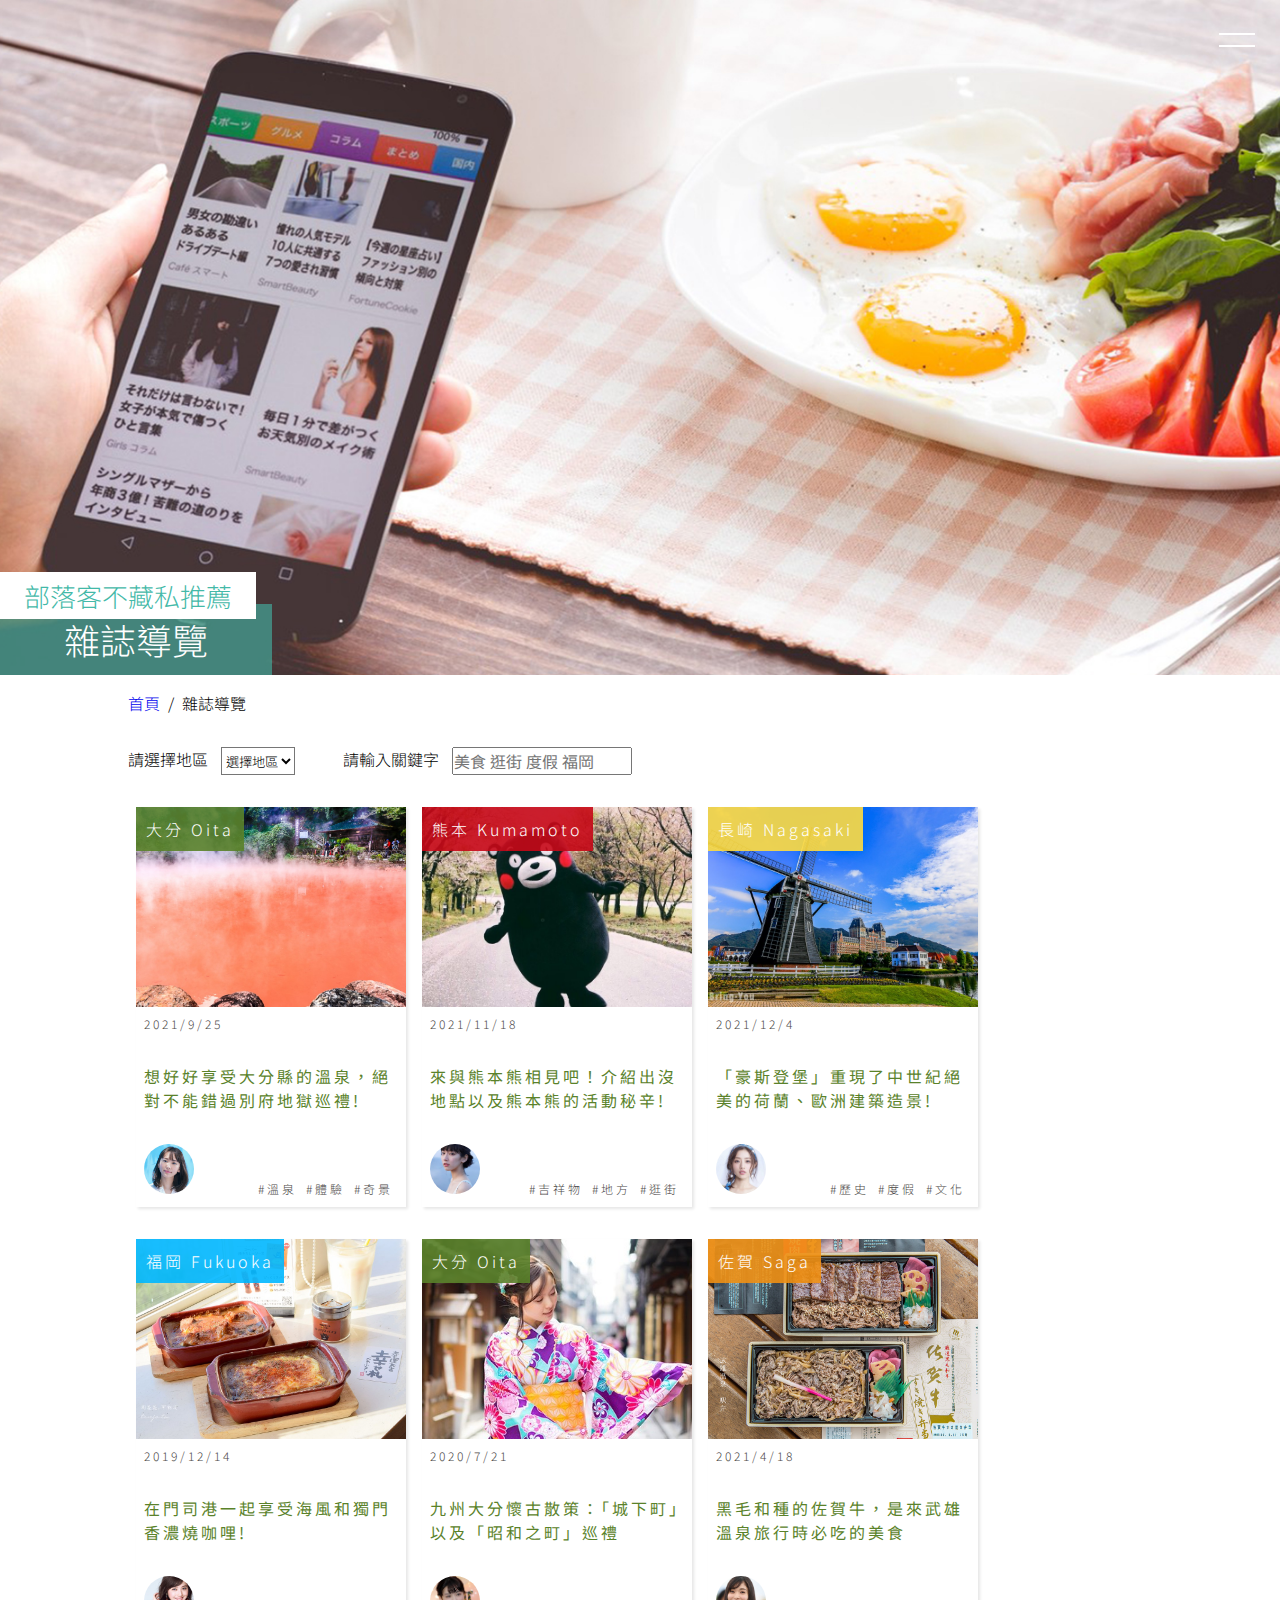
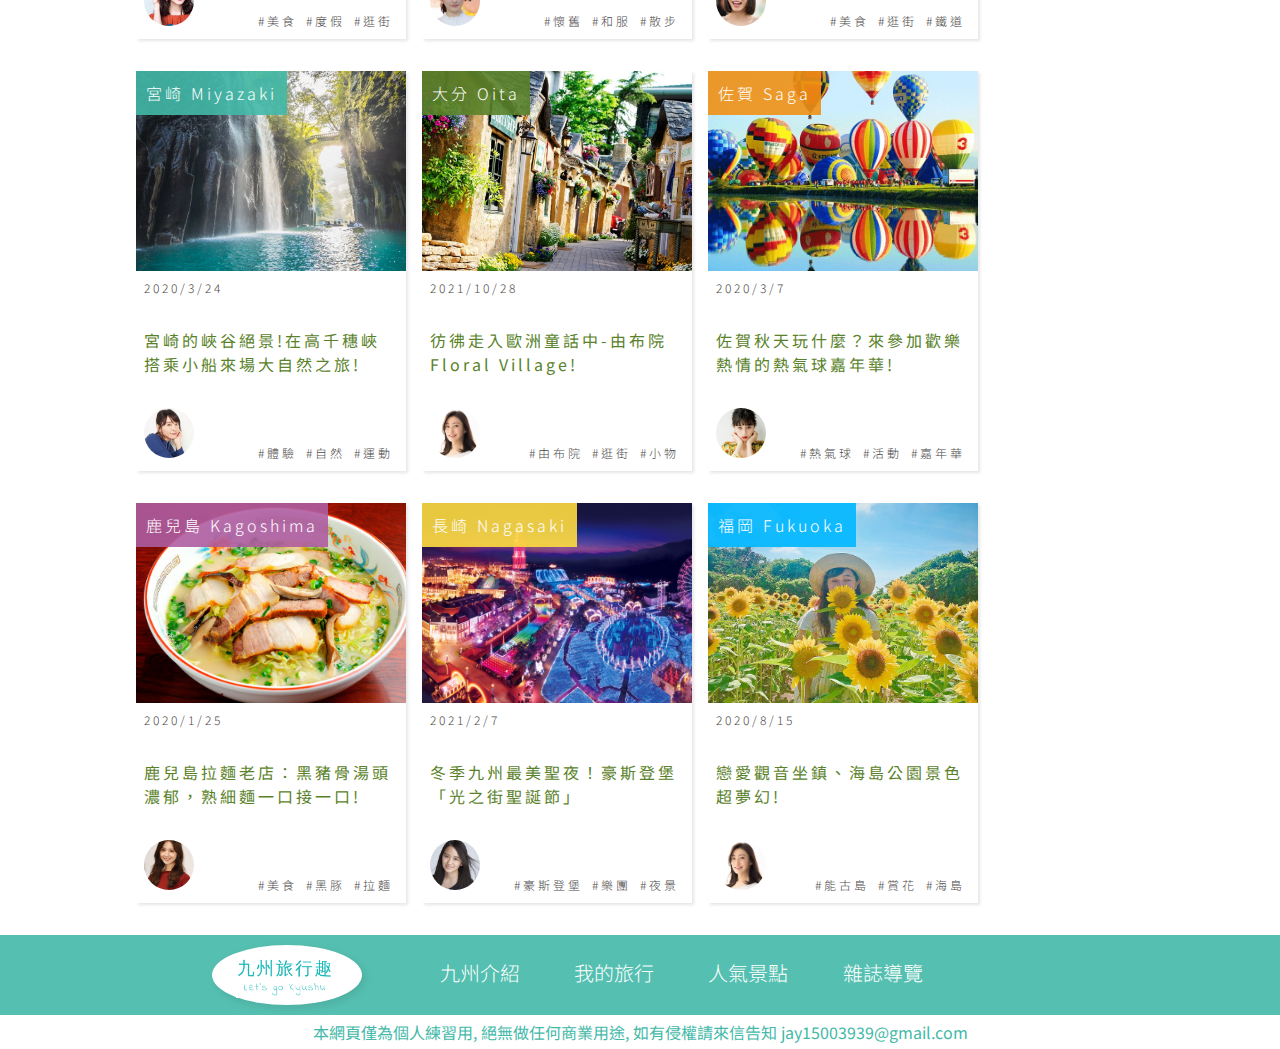
<file: magazine.html>
<!DOCTYPE html>
<html lang="en">
<head>
  <meta charset="UTF-8">
  <meta http-equiv="X-UA-Compatible" content="IE=edge">
  <meta name="viewport" content="width=device-width, initial-scale=1.0, maximum-scale=1.0, user-scalable=0, shrink-to-fit=no">
  <title>雜誌導覽</title>
	<link rel="stylesheet" href="https://use.fontawesome.com/releases/v5.7.2/css/all.css" integrity="sha384-fnmOCqbTlWIlj8LyTjo7mOUStjsKC4pOpQbqyi7RrhN7udi9RwhKkMHpvLbHG9Sr" crossorigin="anonymous">
  <link rel="stylesheet" href="./CSS/magazine.css">
  <script src="./JS/jquery.min.js"></script>
  </head>
  <body>
    <header>
      <button class="nav_btn">
        <span></span>
      </button>
      <nav>
        <div class="logo">
          <a href="./index.html">
            <img src="./img/kyushu/logo/logo.png" alt="">
          </a>
        </div>
        <ul class="guide">
            <li><a href="./introduce.html">九州介紹</a></li>
            <li><a href="./mytravel.html">我的旅行</a></li>
            <li><a href="./popular.html">人氣景點</a></li>
            <li><a href="./magazine.html">雜誌導覽</a></li>
          </div>
        </ul>
        <ul class="social">
          <li>
            <a href="https://www.instagram.com/kyushu_tourism_information/">
              <i class="fab fa-instagram"></i>
            </a>
          </li>
          <li>
            <a href="https://www.facebook.com/visitkyushu/">
              <i class="fab fa-facebook-square"></i>
            </a>
          </li>
          <li>
            <a href="https://twitter.com/kyushuwalker">
              <i class="fab fa-twitter-square"></i>
            </a>
          </li>
        </ul>
      </nav>
      <button class="toTop"></button>
    </header>
    <main>
        <div class="banner">
          <div class="banner_cntainer">
            <ul class="banner_photo">
              <li class="banner_img" id="banner_1">
                <!-- <img src="../img/magazine/banner-1.jpg" alt=""> -->
              </li>
            </ul>
            <div class="banner_textarea">
              <h2>
                <!-- <i class="fas fa-map-marker-alt"></i> -->
                部落客不藏私推薦</h2>
                <h1>雜誌導覽</h1>
            </div>
          </div>
        </div>

        <nav>
          <ul>
            <li><a href="./index.html">首頁</a></li>
            <li>雜誌導覽</li>
          </ul>
        </nav>

        <ul class="item_select">
          <li>
            <p>請選擇地區</p>
            <select id="city_area">
              <option value="no">選擇地區</option>
              <option value="fukuoka">福岡</option>
              <option value="oita">大分</option>
              <option value="saga">佐賀</option>
              <option value="nagasaki">長崎</option>
              <option value="kumamoto">熊本</option>
              <option value="mitazaki">宮崎</option>
              <option value="kagoshima">鹿兒島</option>
            </select>
          </li>
          <li>
            <p>請輸入關鍵字</p>
            <input type="text" class="search_bar" placeholder="美食 逛街 度假 福岡">
          </li>
        </ul>

        <article class="magazine_introduce">
          <!-- <h1>雜誌導覽</h1> -->
          <div class="magazine_contain">
            <div class="magazine_item">
              <div class="magazine_item_img">
                <div class="magazine_location">
                  <i class="fas fa-location-arrow"></i> 大分Oita
                </div>
                <img src="./img/magazine/magazine-view-1.jpg" alt="">
              </div>
              <div class="magazine_item_text">
                <p>2021/9/25</p>
                <h3>想好好享受大分縣的溫泉，絕對不能錯過別府地獄巡禮!</h3>
                <div>
                  <img src="./img/magazine/magazine-person-1.jpg" alt="">
                  <div>
                    <a href="javascript:;">#溫泉</a>
                    <a href="javascript:;">#體驗</a>
                    <a href="javascript:;">#奇景</a>
                  </div>
                </div>
              </div>
            </div>
            <div class="magazine_item kumamoto">
              <div class="magazine_item_img">
                <div class="magazine_location kumamoto">
                  <i class="fas fa-location-arrow"></i>熊本Kumamoto
                </div>
                <img src="./img/magazine/magazine-view-2.jpg" alt="">
              </div>
              <div class="magazine_item_text">
                <p>2021/11/18</p>
                <h3>來與熊本熊相見吧！介紹出沒地點以及熊本熊的活動秘辛!</h3>
                <div>
                  <img src="./img/magazine/magazine-person-2.jpg" alt="">
                  <div>
                    <a href="javascript:;">#吉祥物</a>
                    <a href="javascript:;">#地方</a>
                    <a href="javascript:;">#逛街</a>
                  </div>
                </div>
              </div>
            </div>
            <div class="magazine_item nagasaki">
              <div class="magazine_item_img">
                <div class="magazine_location nagasaki">
                  <i class="fas fa-location-arrow"></i> 長崎Nagasaki
                </div>
                <img src="./img/magazine/magazine-view-3.jpg" alt="">
              </div>
              <div class="magazine_item_text">
                <p>2021/12/4</p>
                <h3>「豪斯登堡」重現了中世紀絕美的荷蘭、歐洲建築造景!</h3>
                <div>
                  <img src="./img/magazine/magazine-person-3.jpg" alt="">
                  <div>
                    <a href="javascript:;">#歷史</a>
                    <a href="javascript:;">#度假</a>
                    <a href="javascript:;">#文化</a>
                  </div>
                </div>
              </div>
            </div>
            <div class="magazine_item fukuoka">
              <div class="magazine_item_img">
                <div class="magazine_location fukuoka">
                  <i class="fas fa-location-arrow"></i> 福岡 Fukuoka
                </div>
                <img src="./img/magazine/magazine-view-4.jpg" alt="">
              </div>
              <div class="magazine_item_text">
                <p>2019/12/14</p>
                <h3> 在門司港一起享受海風和獨門香濃燒咖哩</h3>
                <div>
                  <img src="./img/magazine/magazine-person-4.jpg" alt="">
                  <div>
                    <a href="javascript:;">#美食</a>
                    <a href="javascript:;">#度假</a>
                    <a href="javascript:;">#逛街</a>
                  </div>
                </div>
              </div>
            </div>
            <div class="magazine_item oita">
              <div class="magazine_item_img">
                <div class="magazine_location oita">
                  <i class="fas fa-location-arrow"></i> 大分 Oita
                </div>
                <img src="./img/magazine/magazine-view-5.jpg" alt="">
              </div>
              <div class="magazine_item_text">
                <p>2020/7/21</p>
                <h3> 九州大分懷古散策：「城下町」以及「昭和之町」巡禮</h3>
                <div>
                  <img src="./img/magazine/magazine-person-5.jpg" alt="">
                  <div>
                    <a href="javascript:;">#懷舊</a>
                    <a href="javascript:;">#和服</a>
                    <a href="javascript:;">#散步</a>
                  </div>
                </div>
              </div>
            </div>
            <div class="magazine_item saga">
              <div class="magazine_item_img">
                <div class="magazine_location saga">
                  <i class="fas fa-location-arrow"></i> 佐賀 Saga
                </div>
                <img src="./img/magazine/magazine-view-6.jpg" alt="">
              </div>
              <div class="magazine_item_text">
                <p>2021/4/18</p>
                <h3> 黑毛和種的佐賀牛，是來武雄溫泉旅行時必吃的美食</h3>
                <div>
                  <img src="./img/magazine/magazine-person-6.jpg" alt="">
                  <div>
                    <a href="javascript:;">#美食</a>
                    <a href="javascript:;">#逛街</a>
                    <a href="javascript:;">#鐵道</a>
                  </div>
                </div>
              </div>
            </div>
            <div class="magazine_item miyazaki">
              <div class="magazine_item_img">
                <div class="magazine_location miyazaki">
                  <i class="fas fa-location-arrow"></i> 宮崎 Miyazaki
                </div>
                <img src="./img/magazine/magazine-view-7.jpg" alt="">
              </div>
              <div class="magazine_item_text">
                <p>2020/3/24</p>
                <h3> 宮崎的美麗峽谷絕景!在高千穗峽搭乘小船來場大自然之旅!</h3>
                <div>
                  <img src="./img/magazine/magazine-person-7.jpg" alt="">
                  <div>
                    <a href="javascript:;">#體驗</a>
                    <a href="javascript:;">#自然</a>
                    <a href="javascript:;">#運動</a>
                  </div>
                </div>
              </div>
            </div>
            <div class="magazine_item oita">
              <div class="magazine_item_img">
                <div class="magazine_location oita">
                  <i class="fas fa-location-arrow"></i> 大分 Oita
                </div>
                <img src="./img/magazine/magazine-view-8.jpg" alt="">
              </div>
              <div class="magazine_item_text">
                <p>2021/10/28</p>
                <h3> 彷彿走入歐洲童話中-由布院Floral Village</h3>
                <div>
                  <img src="./img/magazine/magazine-person-8.jpg" alt="">
                  <div>
                    <a href="javascript:;">#由布院</a>
                    <a href="javascript:;">#逛街</a>
                    <a href="javascript:;">#小物</a>
                  </div>
                </div>
              </div>
            </div>
            <div class="magazine_item saga">
              <div class="magazine_item_img">
                <div class="magazine_location saga">
                  <i class="fas fa-location-arrow"></i> 佐賀 Saga
                </div>
                <img src="./img/magazine/magazine-view-9.jpg" alt="">
              </div>
              <div class="magazine_item_text">
                <p>2020/3/7</p>
                <h3> 佐賀秋天玩什麼？來參加歡樂熱情的熱氣球嘉年華！</h3>
                <div>
                  <img src="./img/magazine/magazine-person-9.jpg" alt="">
                  <div>
                    <a href="javascript:;">#熱氣球</a>
                    <a href="javascript:;">#活動</a>
                    <a href="javascript:;">#嘉年華</a>
                  </div>
                </div>
              </div>
            </div>
            <div class="magazine_item kagoshima">
              <div class="magazine_item_img">
                <div class="magazine_location kagoshima">
                  <i class="fas fa-location-arrow"></i> 鹿兒島 kagoshima
                </div>
                <img src="./img/magazine/magazine-view-10.jpg" alt="">
              </div>
              <div class="magazine_item_text">
                <p>2020./1/25</p>
                <h3> 鹿兒島拉麵老店：黑豬骨湯頭濃郁，熟細麵一口接一口！</h3>
                <div>
                  <img src="./img/magazine/magazine-person-10.jpg" alt="">
                  <div>
                    <a href="javascript:;">#美食</a>
                    <a href="javascript:;">#黑豚</a>
                    <a href="javascript:;">#拉麵</a>
                  </div>
                </div>
              </div>
            </div>
            <div class="magazine_item nagasaki">
              <div class="magazine_item_img">
                <div class="magazine_location nagasaki">
                  <i class="fas fa-location-arrow"></i> 長崎 Nagasaki
                </div>
                <img src="./img/magazine/magazine-view-11.jpg" alt="">
              </div>
              <div class="magazine_item_text">
                <p>2021/2/7</p>
                <h3> 冬季九州最美聖夜！豪斯登堡「光之街聖誕節」</h3>
                <div>
                  <img src="./img/magazine/magazine-person-11.jpg" alt="">
                  <div>
                    <a href="javascript:;">#豪斯登堡</a>
                    <a href="javascript:;">#樂團</a>
                    <a href="javascript:;">#夜景</a>
                  </div>
                </div>
              </div>
            </div>
            <div class="magazine_item fukuoka">
              <div class="magazine_item_img">
                <div class="magazine_location fukuoka">
                  <i class="fas fa-location-arrow"></i> 福岡 Fukuoka
                </div>
                <img src="./img/magazine/magazine-view-12.jpg" alt="">
              </div>
              <div class="magazine_item_text">
                <p>2020/8/15</p>
                <h3> 戀愛觀音坐鎮、海島公園景色超夢幻！</h3>
                <div>
                  <img src="./img/magazine/magazine-person-12.jpg" alt="">
                  <div>
                    <a href="javascript:;">#能古島</a>
                    <a href="javascript:;">#賞花</a>
                    <a href="javascript:;">#海島</a>
                  </div>
                </div>
              </div>
            </div>
          </div>
      </article>
    </main>
    <footer>
      <div class="footer_container">
        <div class="footer_logo">
          <div class="logo">
            <a href="./index.html">
              <img src="./img/kyushu/logo/logo.png" alt="">
            </a>
          </div>
        </div>
        <ul class="footer_txt">
          <li><a href="./introduce.html">九州介紹</a></li>
          <li><a href="./mytravel.html">我的旅行</a></li>
          <li><a href="./popular.html">人氣景點</a></li>
          <li><a href="./magazine.html">雜誌導覽</a></li>
        </ul>
        <ul class="footer_photo">
          <li>
            <a href="https://www.instagram.com/kyushu_tourism_information/">
              <i class="fab fa-instagram"></i>
            </a>
          </li>
          <li>
            <a href="https://www.facebook.com/visitkyushu/">
              <i class="fab fa-facebook-square"></i>
            </a>
          </li>
          <li>
            <a href="https://twitter.com/kyushuwalker">
              <i class="fab fa-twitter-square"></i>
            </a>
          </li>
        </ul>
      </div>
      <p>本網頁僅為個人練習用, 絕無做任何商業用途, 如有侵權請來信告知 jay15003939@gmail.com</p>
    </footer>
  <script src="./JS/magazine.js"></script>
</body>
</html>
</file>
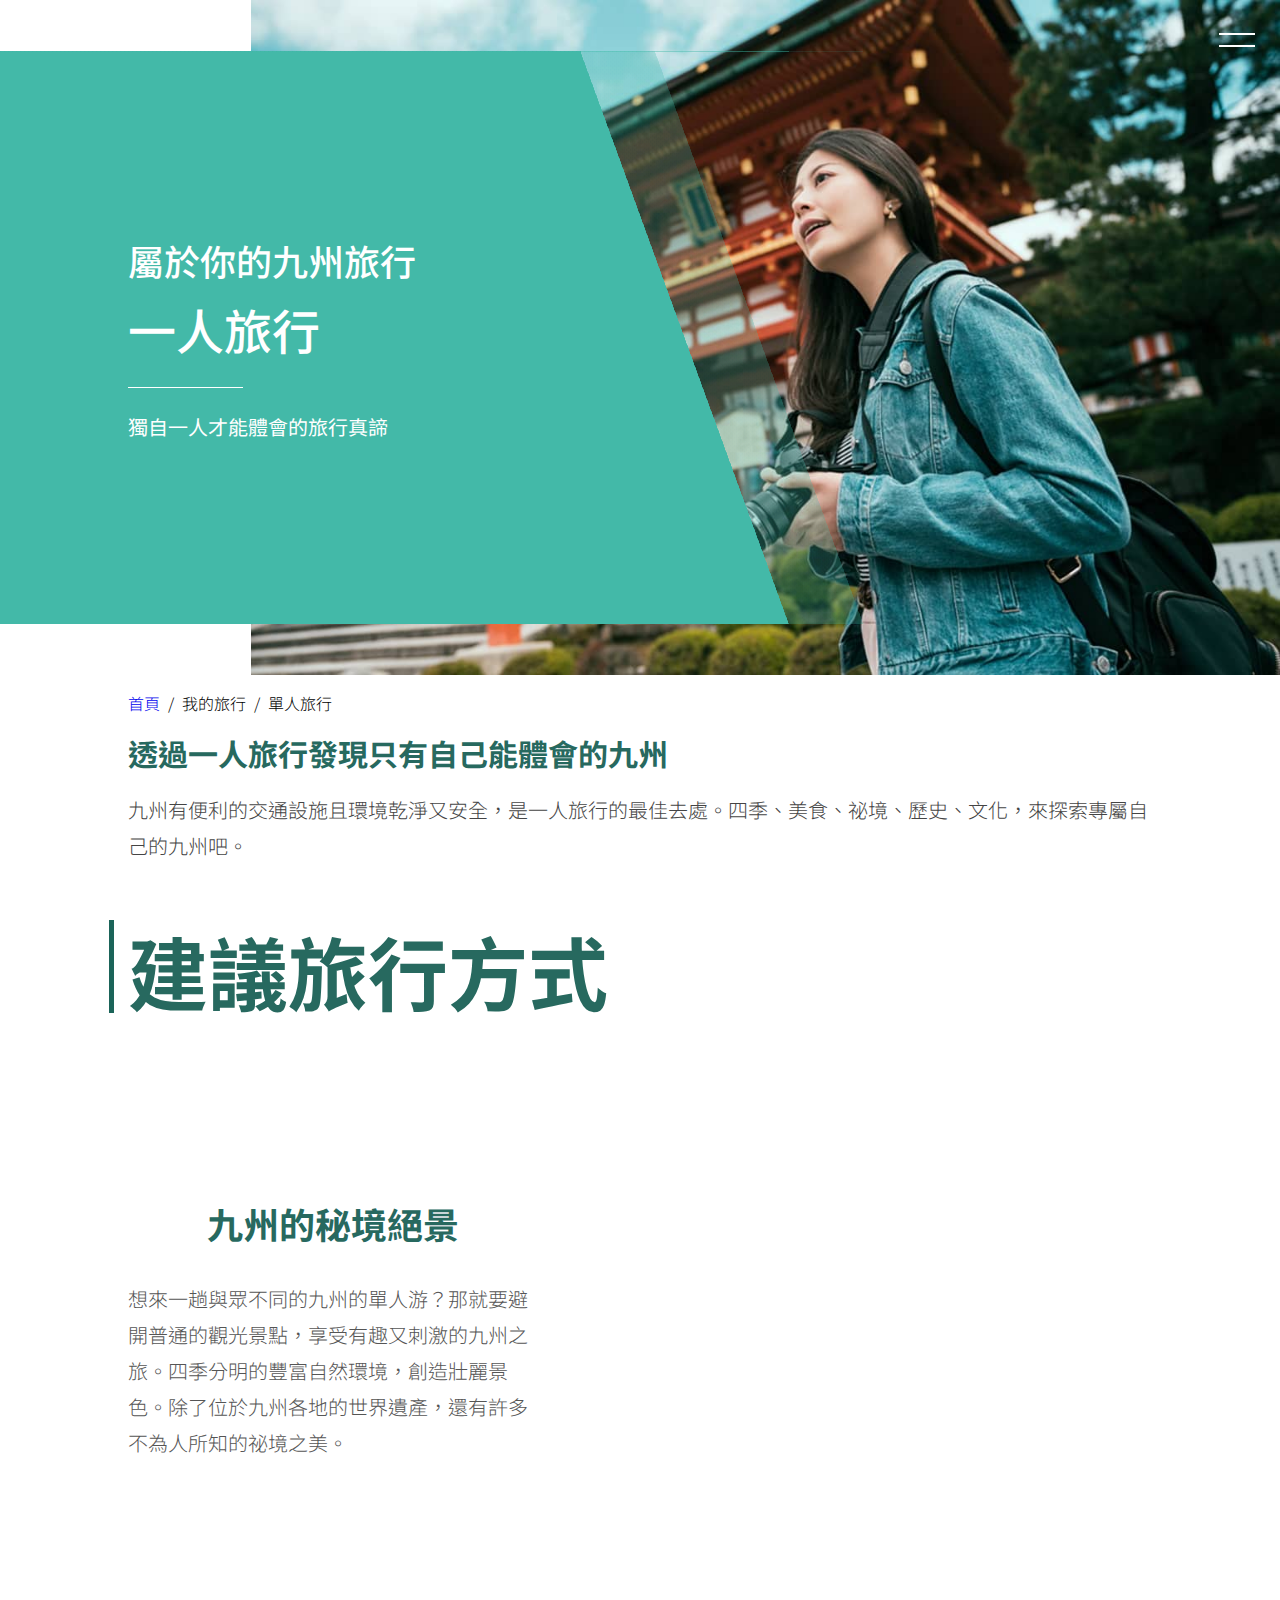
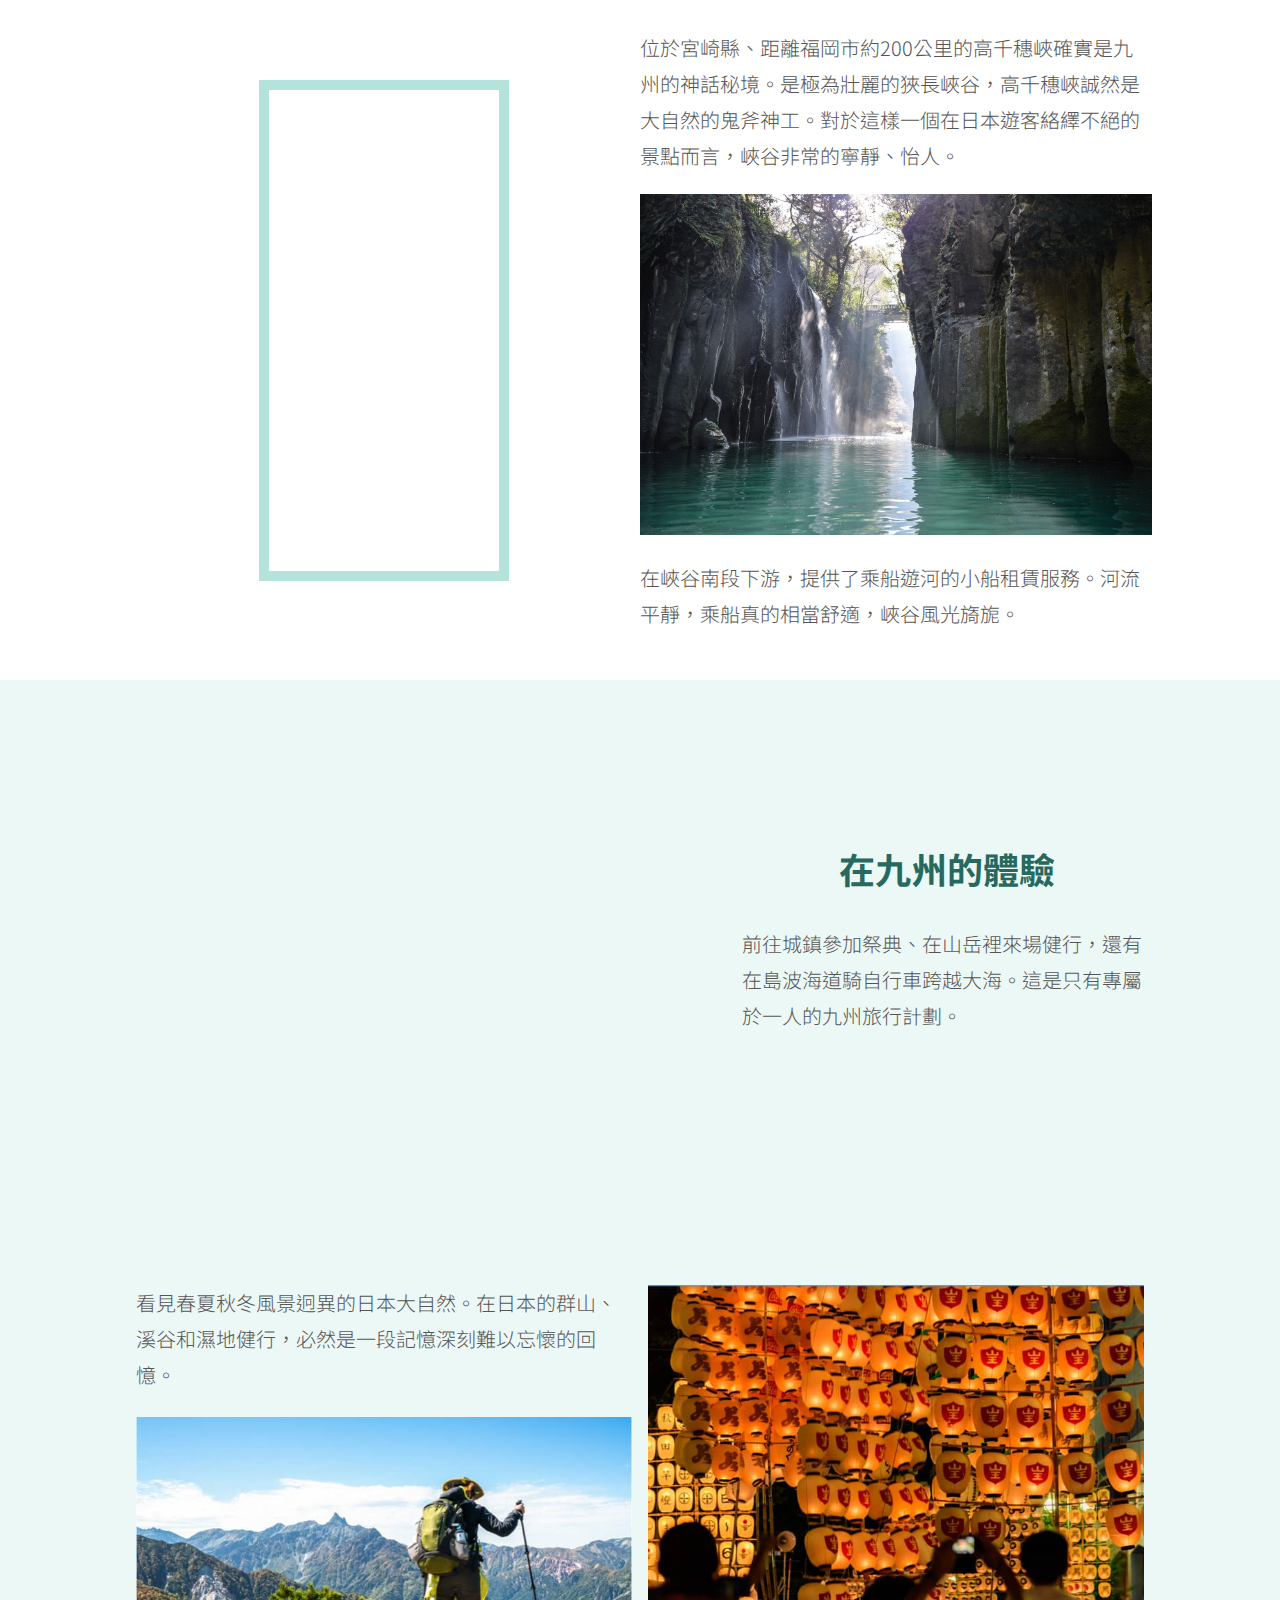
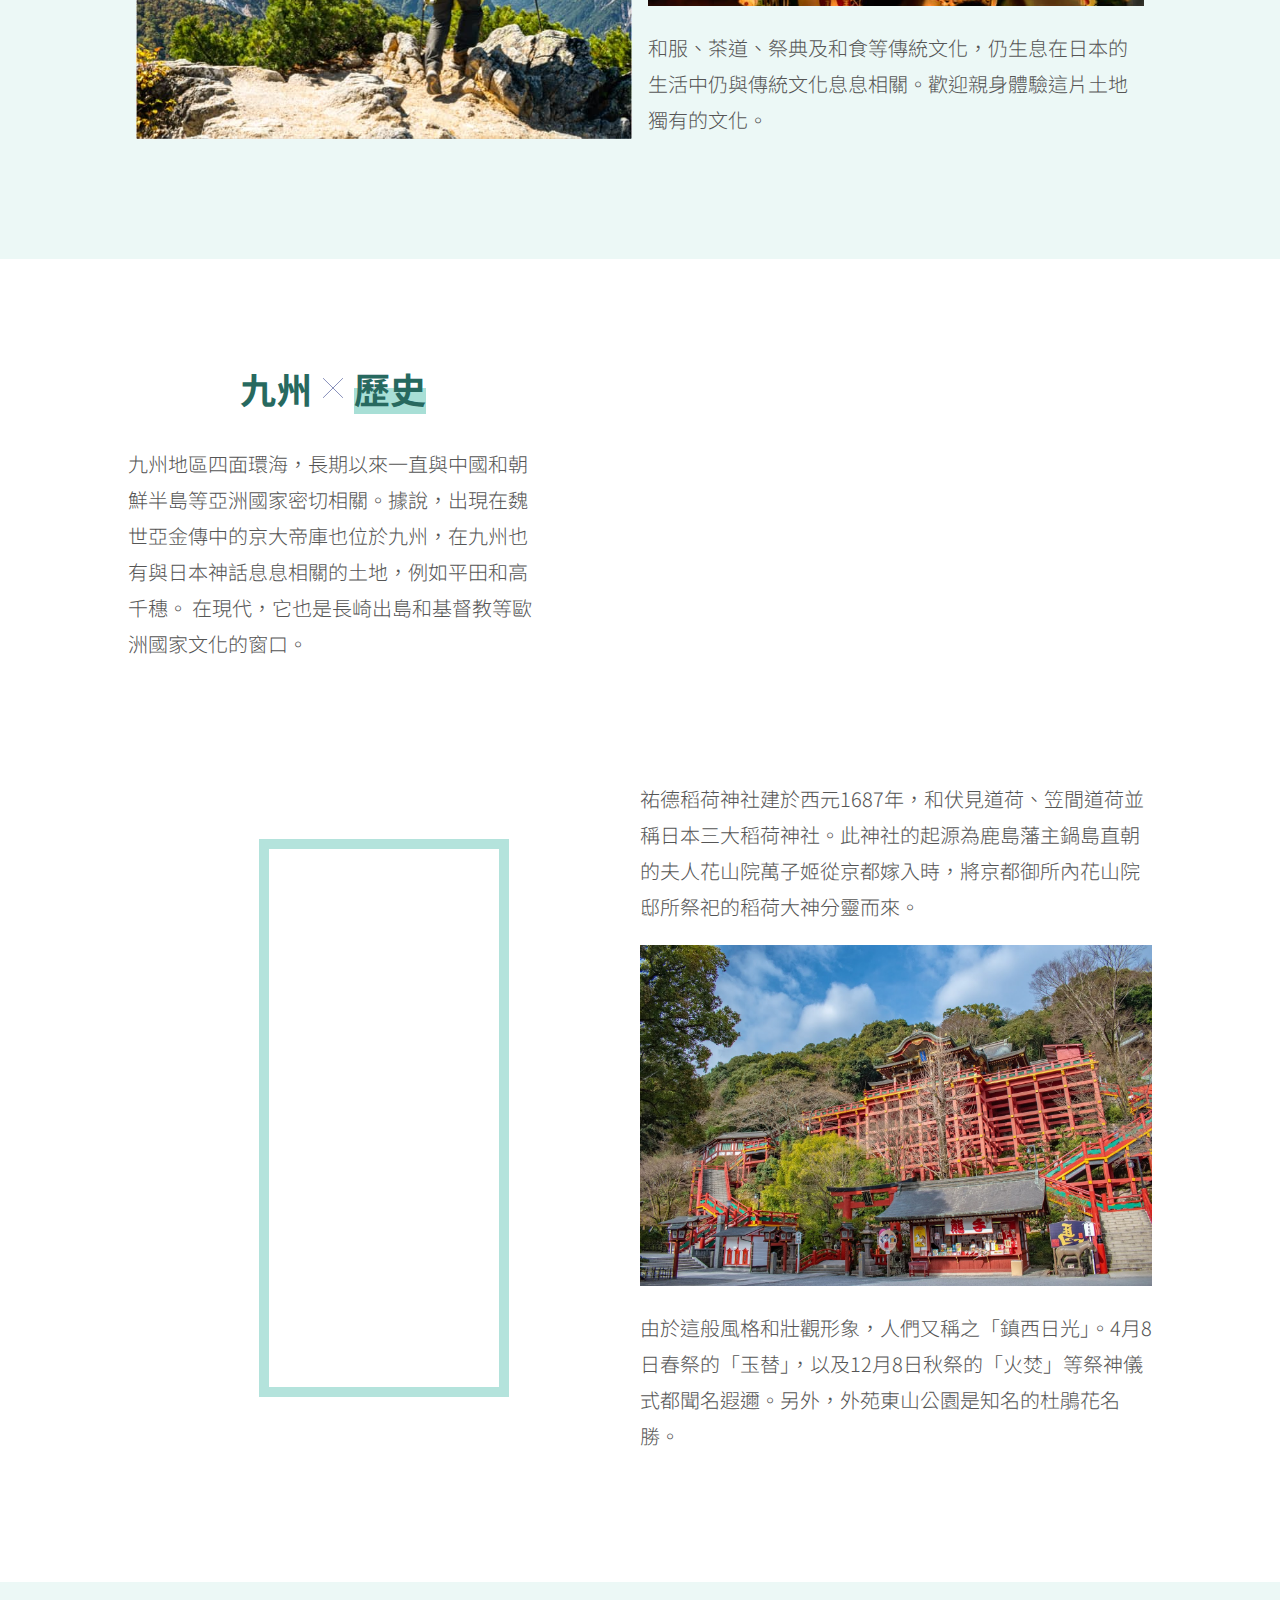
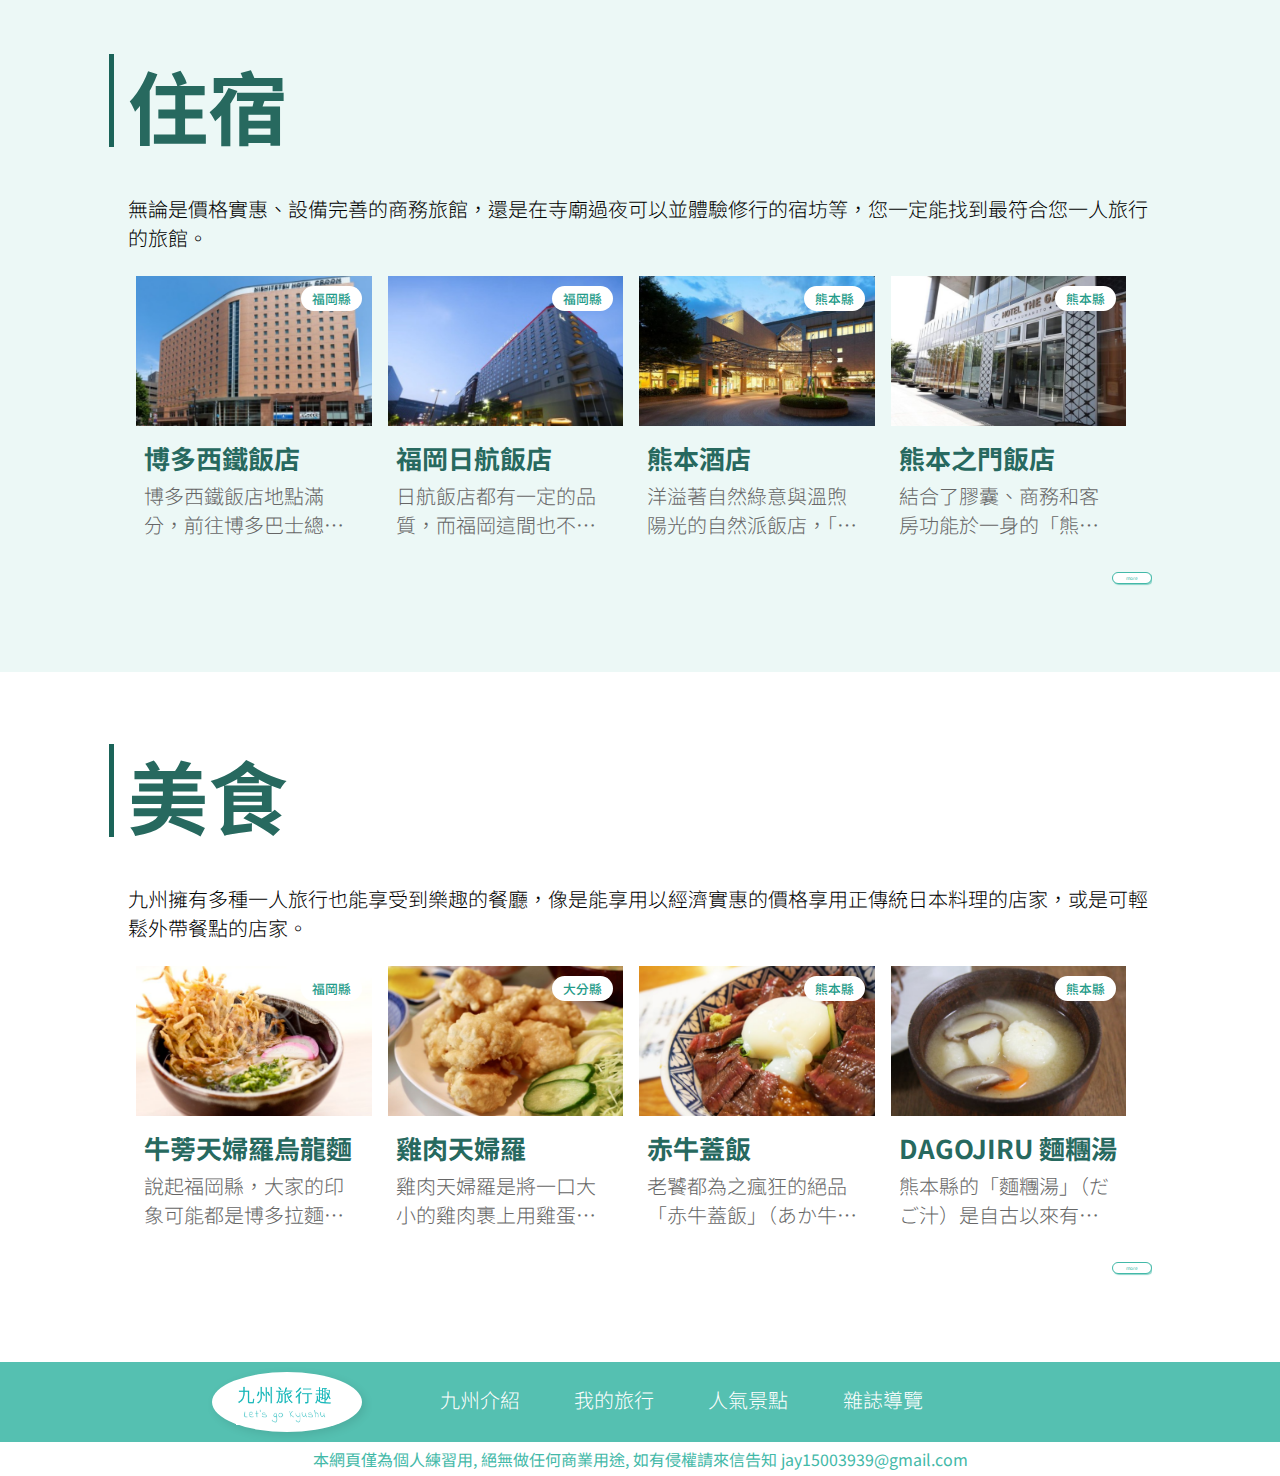
<file: mytravel.html>
<!DOCTYPE html>
<html lang="en">
<head>
  <meta charset="UTF-8">
  <meta http-equiv="X-UA-Compatible" content="IE=edge">
  <meta name="viewport" content="width=device-width, initial-scale=1.0, maximum-scale=1.0, user-scalable=0, shrink-to-fit=no">
  <title>我的旅行</title>
	<link rel="stylesheet" href="https://use.fontawesome.com/releases/v5.7.2/css/all.css" integrity="sha384-fnmOCqbTlWIlj8LyTjo7mOUStjsKC4pOpQbqyi7RrhN7udi9RwhKkMHpvLbHG9Sr" crossorigin="anonymous">
  <link rel="stylesheet" href="./CSS/mytravel.css">
  <script src="./JS/jquery.min.js"></script>
</head>
<body>
  <header>
    <button class="nav_btn">
      <span></span>
    </button>
    <nav>
      <div class="logo">
        <a href="./index.html">
          <img src="./img/kyushu/logo/logo.png" alt="">
        </a>
      </div>
      <ul class="guide">
          <li><a href="./introduce.html">九州介紹</a></li>
          <li><a href="./mytravel.html">我的旅行</a></li>
          <li><a href="./popular.html">人氣景點</a></li>
          <li><a href="./magazine.html">雜誌導覽</a></li>
        </div>
      </ul>
      <ul class="social">
        <li>
          <a href="https://www.instagram.com/kyushu_tourism_information/">
            <i class="fab fa-instagram"></i>
          </a>
        </li>
        <li>
          <a href="https://www.facebook.com/visitkyushu/">
            <i class="fab fa-facebook-square"></i>
          </a>
        </li>
        <li>
          <a href="https://twitter.com/kyushuwalker">
            <i class="fab fa-twitter-square"></i>
          </a>
        </li>
      </ul>
    </nav>
    <button class="toTop"></button>
  </header>
  <article>
    <div class="banner">
      <div class="banner_container"> 
        <div class="banner_container_top">
          <div class="banner_container_imagearea">
            <img src="./img/mytravel/banner/banner-2.jpg" alt="">
          </div>
          <div class="banner_container_textarea">
            <h1>
              <small>屬於你的九州旅行</small>
              <span>一人旅行</span>
            </h1>
            <p>獨自一人才能體會的旅行真諦</p>
          </div>
        </div>
        <div class="banner_container_bottom">
          <nav>
            <ul>
              <li><a href="./index.html">首頁</a></li>
              <li>我的旅行</li>
              <li>單人旅行</li>
            </ul>
          </nav>
          <h2>透過一人旅行發現只有自己能體會的九州</h2>
          <p>九州有便利的交通設施且環境乾淨又安全，是一人旅行的最佳去處。四季、美食、祕境、歷史、文化，來探索專屬自己的九州吧。</p>
        </div>
      </div>
    </div>
    <section class="tramethod">
      <h1>建議旅行方式</h1>
      <div class="tramethod_top">
        <div class="tramethod_top_left">
          <h2>九州的秘境絕景</h2>
          <p>想來一趟與眾不同的九州的單人游？那就要避開普通的觀光景點，享受有趣又刺激的九州之旅。四季分明的豐富自然環境，創造壯麗景色。除了位於九州各地的世界遺產，還有許多不為人所知的祕境之美。</p>
        </div>
        <div class="tramethod_top_right">
          <img src="./img/mytravel/content/content-1.jpeg" alt="">
        </div>
      </div>
      <div class="tramethod_bottom">
        <div class="tramethod_bottom_left">
          <div class="tramethod_bottom_left_imgarea">
            <img class="tramethod_lfImg" src="./img/mytravel/content/content-3.jpg" alt="">
            <img class="tramethod_rtImg" src="./img/mytravel/content/content-2.jpg" alt="">
          </div>
          <div class="tramethod_bottom_left_backimg"></div>
        </div>
        <div class="tramethod_bottom_right">
          <p>位於宮崎縣、距離福岡市約200公里的高千穗峽確實是九州的神話秘境。是極為壯麗的狹長峽谷，高千穗峽誠然是大自然的鬼斧神工。對於這樣一個在日本遊客絡繹不絕的景點而言，峽谷非常的寧靜、怡人。</p>
          <img src="./img/mytravel/content/content-4.jpg" alt="">
          <p>在峽谷南段下游，提供了乘船遊河的小船租賃服務。河流平靜，乘船真的相當舒適，峽谷風光旖旎。</p>
        </div>
      </div>
    </section>
    <section class="experence">
      <div class="experence_contain">
        <div class="experence_top">
          <div class="experence_top_left">
            <div class="experence_top_left_img">
              <img src="./img/mytravel/content/content-5.jpg" alt="">
            </div>
          </div>
          <div class="experence_top_right">
            <h2>在九州的體驗</h2>
            <p>前往城鎮參加祭典、在山岳裡來場健行，還有在島波海道騎自行車跨越大海。這是只有專屬於一人的九州旅行計劃。</p>
          </div>
        </div>
        <div class="experence_bottom">
          <div class="experence_bottom_left">
            <p>看見春夏秋冬風景迥異的日本大自然。在日本的群山、溪谷和濕地健行，必然是一段記憶深刻難以忘懷的回憶。</p>
            <img src="./img/mytravel/content/content-6.jpg" alt="">
          </div>
          <div class="experence_bottom_right">
            <img src="./img/mytravel/content/content-7.jpg" alt="">
            <p>和服、茶道、祭典及和食等傳統文化，仍生息在日本的生活中仍與傳統文化息息相關。歡迎親身體驗這片土地獨有的文化。</p>
          </div>
        </div>
      </div>
    </section>
    <section class="history">
      <div class="history_top">
        <div class="history_top_left">
          <div class="history_top_left_title">
            <h2>九州</h2>
            <img src="./img/mytravel/content/icon_x.svg" alt="">
            <h2>歷史</h2>
          </div>
          <p>九州地區四面環海，長期以來一直與中國和朝鮮半島等亞洲國家密切相關。據說，出現在魏世亞金傳中的京大帝庫也位於九州，在九州也有與日本神話息息相關的土地，例如平田和高千穗。
在現代，它也是長崎出島和基督教等歐洲國家文化的窗口。</p>
        </div>
        <div class="history_top_right">
          <img src="./img/mytravel/content/content-8.jpg" alt="">
        </div>
      </div>
      <div class="history_bottom">
        <div class="history_bottom_left">
          <div class="history_bottom_left_imgarea">
            <img class="history_lfImg" src="./img/mytravel/content/content-9.JPG" alt="">
            <img class="history_rtImg" src="./img/mytravel/content/content-10.jpg" alt="">
          </div>
          <div class="history_bottom_left_backimg"></div>
        </div>
        <div class="history_bottom_right">
          <p>祐德稻荷神社建於西元1687年，和伏見道荷、笠間道荷並稱日本三大稻荷神社。此神社的起源為鹿島藩主鍋島直朝的夫人花山院萬子姬從京都嫁入時，將京都御所內花山院邸所祭祀的稻荷大神分靈而來。</p>
          <img src="./img/mytravel/content/content-11.jpg" alt="">
          <p>由於這般風格和壯觀形象，人們又稱之「鎮西日光」。4月8日春祭的「玉替」，以及12月8日秋祭的「火焚」等祭神儀式都聞名遐邇。另外，外苑東山公園是知名的杜鵑花名勝。</p>
        </div>
      </div>
    </section>
    <section class="hotel">
      <div class="hotel_contain">
        <h1>住宿</h1>
        <p>無論是價格實惠、設備完善的商務旅館，還是在寺廟過夜可以並體驗修行的宿坊等，您一定能找到最符合您一人旅行的旅館。</p>
        <ul class="hotel_list">
          <li>
              <div class="li_hotel_photo">
                <img src="./img/mytravel/content/hotel1.png" alt="">
                <span>福岡縣</span>
              </div>
              <div class="li_hotel_text">
                <h2>博多西鐵飯店</h2>
                <p>博多西鐵飯店地點滿分，前往博多巴士總站和JR博多駅都好近，一樓的Lawson直接有側門連結酒店，非常方便。 雖然房間較小，外觀感覺也老舊，但房間裡有電棒捲、腿部按摩機、背部按摩枕，樓下還有大浴池可以泡澡，舒適度也是頗高。</p>
              </div>
          </li>
          <li>
            <div class="li_hotel_photo">
              <img src="./img/mytravel/content/hotel2.png" alt="">
              <span>福岡縣</span>
            </div>
            <div class="li_hotel_text">
              <h2>福岡日航飯店</h2>
              <p>日航飯店都有一定的品質，而福岡這間也不例外，離博多站走路５分鐘，要搭JR或空港電車都很方便，附近百貨公司也不少，得推薦。大廳氣派，房間備品齊全又乾淨，而且空間寬敞更是難得。</p>
            </div>
          </li>
          <li>
            <div class="li_hotel_photo">
              <img src="./img/mytravel/content/hotel3.png" alt="">
              <span>熊本縣</span>
            </div>
            <div class="li_hotel_text">
              <h2>熊本酒店</h2>
              <p>洋溢著自然綠意與溫煦陽光的自然派飯店，「熊本Terrsa酒店」位在毗鄰水前寺公園的閑靜位置上，房間規劃了洋式、純和室與和洋室等多種類型，以最純粹典雅的裝潢，營造愜意舒服的住宿氛圍，採光明亮，均備有辦公桌、平面電視、私人衛浴、空調和衣櫃等基本設施。另外公共設施方面設置了大型室內泳池和網球場，讓外出也習慣運動健身的旅客有個能釋壓及充電的場所。</p>
            </div>
          </li>
          <li>
            <div class="li_hotel_photo">
              <img src="./img/mytravel/content/hotel4.png" alt="">
              <span>熊本縣</span>
            </div>
            <div class="li_hotel_text">
              <h2>熊本之門飯店</h2>
              <p>結合了膠囊、商務和客房功能於一身的「熊本之門飯店」，就位在JR、市內電車和高速巴士車站旁，飯店除了單人房、雙床房之外，還準備了4名〜10名用的多人房，床與浴室等空間相當豪華奢侈，設備齊全，也十分講究。館內設有令人印象深刻的水族館酒吧和公共休息室，入夜後房客還能穿著館內服裝在此一邊欣賞魚缸中的大型熱帶魚，一邊小酌，自在而放鬆的環境。</p>
            </div>
          </li>
          <li>
            <div class="li_hotel_photo">
              <img src="./img/mytravel/content/hotel5.png" alt="">
              <span>鹿兒島縣</span>
            </div>
            <div class="li_hotel_text">
              <h2>天文館別館</h2>
              <p>平價連鎖商務飯店，飯店全新改裝，趁新快住! 步行1分鐘就到路面電車天文館站、天文館商店街，地理位置好，房價又便宜的好選擇! 提醒：房間最小只有11平方公尺，怕小房間的人可別誤訂囉。</p>
            </div>
          </li>
          <li>
            <div class="li_hotel_photo">
              <img src="./img/mytravel/content/hotel6.png" alt="">
              <span>鹿兒島縣</span>
            </div>
            <div class="li_hotel_text">
              <h2>索拉利亞飯店</h2>
              <p>R/新幹線有地下道直通飯店，也有利木津巴士站～房間有櫻島景觀或摩天輪景觀，對面就是AMU PLAZA購物中心、路面電車站，下樓就有LAWSON便利商店，旁邊又有AEON，整體機能非常好。</p>
            </div>
          </li>
          <li>
            <div class="li_hotel_photo">
              <img src="./img/mytravel/content/hotel7.png" alt="">
              <span>佐賀縣</span>
            </div>
            <div class="li_hotel_text">
              <h2>Comfort Hotel</h2>
              <p>為美國常見的連鎖旅館，現在日本也有許多分店，在九州孝親之旅時為了帶爸媽去武雄，所以來到佐賀住一晚，Comfort Hotel就在JR佐賀車站出站1分鐘的步行距離，非常方便！</p>
            </div>
          </li>
          <li>
            <div class="li_hotel_photo">
              <img src="./img/mytravel/content/hotel8.png" alt="">
              <span>長崎縣</span>
            </div>
            <div class="li_hotel_text">
              <h2>貝斯特飯店</h2>
              <p>「貝斯特頂級精選長崎飯店」是間在長崎口碑很好的住宿，座落海邊，入住能將海景及夜景一覽無遺，位置也很棒，到JR長崎站只需700公尺。而且為了提供給旅客更愉快住宿體驗，飯店於2016年進行重新裝修，設備裝潢新穎舒適。</p>
            </div>
          </li>
          <button id="hotel_extend_btn">more</button>
        </ul>
      </div>
    </section>
    <section class="food">
      <div class="food_contain">
        <h1>美食</h1>
        <p>九州擁有多種一人旅行也能享受到樂趣的餐廳，像是能享用以經濟實惠的價格享用正傳統日本料理的店家，或是可輕鬆外帶餐點的店家。</p>
        <ul class="food_list">
          <li>
              <div class="li_food_photo">
                <img src="./img/mytravel/content/food1.png" alt="">
                <span>福岡縣</span>
              </div>
              <div class="li_food_text">
                <h2>牛蒡天婦羅烏龍麵</h2>
                <p>說起福岡縣，大家的印象可能都是博多拉麵，不過其實這裡也是知名的烏龍麵發祥地。福岡的烏龍麵口感柔軟滑順，湯頭的特徵是用小魚乾、柴魚及薄口醬油調味。「牛蒡天婦羅烏龍麵」是在烏龍麵上加入切成薄片後油炸的牛蒡天婦羅，為福岡縣民的靈魂美食之一。</p>
              </div>
          </li>
          <li>
            <div class="li_food_photo">
              <img src="./img/mytravel/content/food2.png" alt="">
              <span>大分縣</span>
            </div>
            <div class="li_food_text">
              <h2>雞肉天婦羅</h2>
              <p>雞肉天婦羅是將一口大小的雞肉裹上用雞蛋和水調和的麵衣後油炸，是大分縣具有代表性的鄉土料理之一。不同於一般的炸雞塊，雞肉天婦羅的特徵是使用了大量的雞蛋，能享受外皮酥脆、內部柔軟的口感。大分縣的獨家吃法就是不淋檸檬汁，改成擠當地特產水果「カボス」（SABOSU）果汁，或是沾柚子醋醬品嚐。</p>
            </div>
          </li>
          <li>
            <div class="li_food_photo">
              <img src="./img/mytravel/content/food3.png" alt="">
              <span>熊本縣</span>
            </div>
            <div class="li_food_text">
              <h2>赤牛蓋飯</h2>
              <p>老饕都為之瘋狂的絕品「赤牛蓋飯」（あか牛丼）。「赤牛」（あか牛）是產自熊本縣的國產名牌牛，富含具有恢復疲勞效果的牛磺酸。牛肉入口即化的滑順口感、多汁卻清爽的回味是「赤牛蓋飯」的一大特徵。</p>
            </div>
          </li>
          <li>
            <div class="li_food_photo">
              <img src="./img/mytravel/content/food4.png" alt="">
              <span>熊本縣</span>
            </div>
            <div class="li_food_text">
              <h2>DAGOJIRU 麵糰湯</h2>
              <p>熊本縣的「麵糰湯」（だご汁）是自古以來有名的鄉土料理之一。「だご」（DAGO）的意思是熊本縣方言的「麵糰」。將用手撕開的麵糰和胡蘿蔔、牛蒡、馬鈴薯等當季蔬菜、海鮮等食材放進加入了味噌的小魚乾高湯內燉煮，是一道餐桌上不能缺少的湯品，為當地人們所熟悉。縣內每個地區使用的食材、調味都不同，這也是麵糰湯的特徵之一。</p>
            </div>
          </li>
          <li>
            <div class="li_food_photo">
              <img src="./img/mytravel/content/food5.png" alt="">
              <span>鹿兒島縣</span>
            </div>
            <div class="li_food_text">
              <h2>「豚骨」肉</h2>
              <p>鹿兒島縣的「豚骨」是用鹿兒島特產黑糖和味噌燉煮帶骨豬肉的鄉土料理，歷史久遠。料理的由來據說是從超過300年前的江戶時代，統治鹿兒島縣的薩摩藩武士在慶祝的宴席上提供而開始的。</p>
            </div>
          </li>
          <li>
            <div class="li_food_photo">
              <img src="./img/mytravel/content/food6.png" alt="">
              <span>宮崎縣</span>
            </div>
            <div class="li_food_text">
              <h2>南蠻雞</h2>
              <p>宮崎縣發祥的「南蠻雞」（チキン南蛮）是縣民的餐桌不可或缺的經典料理。「南蠻雞」的起源，據說是在名為「倫敦」的西餐廳內的員工餐。
                縣內有「元祖南蠻雞 直CHAN」、「味のおぐら」（AJINOOGURA）、以及「BistroADEN」等許多南蠻雞名店。外皮酥脆、多汁有彈性的南蠻雞，配上剛煮好的白飯，是只要吃過一次就忘不了的美味。</p>
            </div>
          </li>
          <li>
            <div class="li_food_photo">
              <img src="./img/mytravel/content/food7.png" alt="">
              <span>長崎縣</span>
            </div>
            <div class="li_food_text">
              <h2>長崎強棒麵</h2>
              <p>說到長崎名產，就是在麵上加種類豐富食材的「長崎強棒麵」（長崎ちゃんぽん）。強棒麵的起源，據說是中國福建省的廚師陳平順為了讓沒錢的留學生能用便宜的價格輕鬆攝取營養而想出來的料理。</p>
            </div>
          </li>
          <li>
            <div class="li_food_photo">
              <img src="./img/mytravel/content/food8.png" alt="">
              <span>鹿兒島縣</span>
            </div>
            <div class="li_food_text">
              <h2>薩摩炸魚餅</h2>
              <p>「薩摩炸魚餅」（さつま揚げ）是人氣很旺的伴手禮，同時為鹿兒島縣的代表性名產之一。薩摩炸魚餅是將魚肉磨碎之後油炸而成的魚漿食品。被海洋環繞的鹿兒島縣也是魩仔魚、鰹魚、真鯛、飛魚、鰤魚、真鰮等海產的寶庫。春夏秋冬，每個季節都會使用各式各樣不同的魚類製作當季的炸魚餅，因此也非常適合當伴手禮。</p>
            </div>
          </li>
          <button id="food_extend_btn">more</button>
        </ul>
      </div>
    </section>
  </article>
  <footer>
    <div class="footer_container">
      <div>
        <div class="logo">
          <a href="./index.html">
            <img src="./img/kyushu/logo/logo.png" alt="">
          </a>
        </div>
      </div>
      <ul class="footer_txt">
        <li><a href="./introduce.html">九州介紹</a></li>
        <li><a href="./mytravel.html">我的旅行</a></li>
        <li><a href="./popular.html">人氣景點</a></li>
        <li><a href="./magazine.html">雜誌導覽</a></li>
      </ul>
      <ul class="footer_photo">
        <li>
          <a href="https://www.instagram.com/kyushu_tourism_information/">
            <i class="fab fa-instagram"></i>
          </a>
        </li>
        <li>
          <a href="https://www.facebook.com/visitkyushu/">
            <i class="fab fa-facebook-square"></i>
          </a>
        </li>
        <li>
          <a href="https://twitter.com/kyushuwalker">
            <i class="fab fa-twitter-square"></i>
          </a>
        </li>
      </ul>
    </div>
    <p>本網頁僅為個人練習用, 絕無做任何商業用途, 如有侵權請來信告知 jay15003939@gmail.com</p>
  </footer>
  <div class="footerPage"></div>
  <script src="./JS/Mytravel.js"></script>
</body>
</html>
</file>
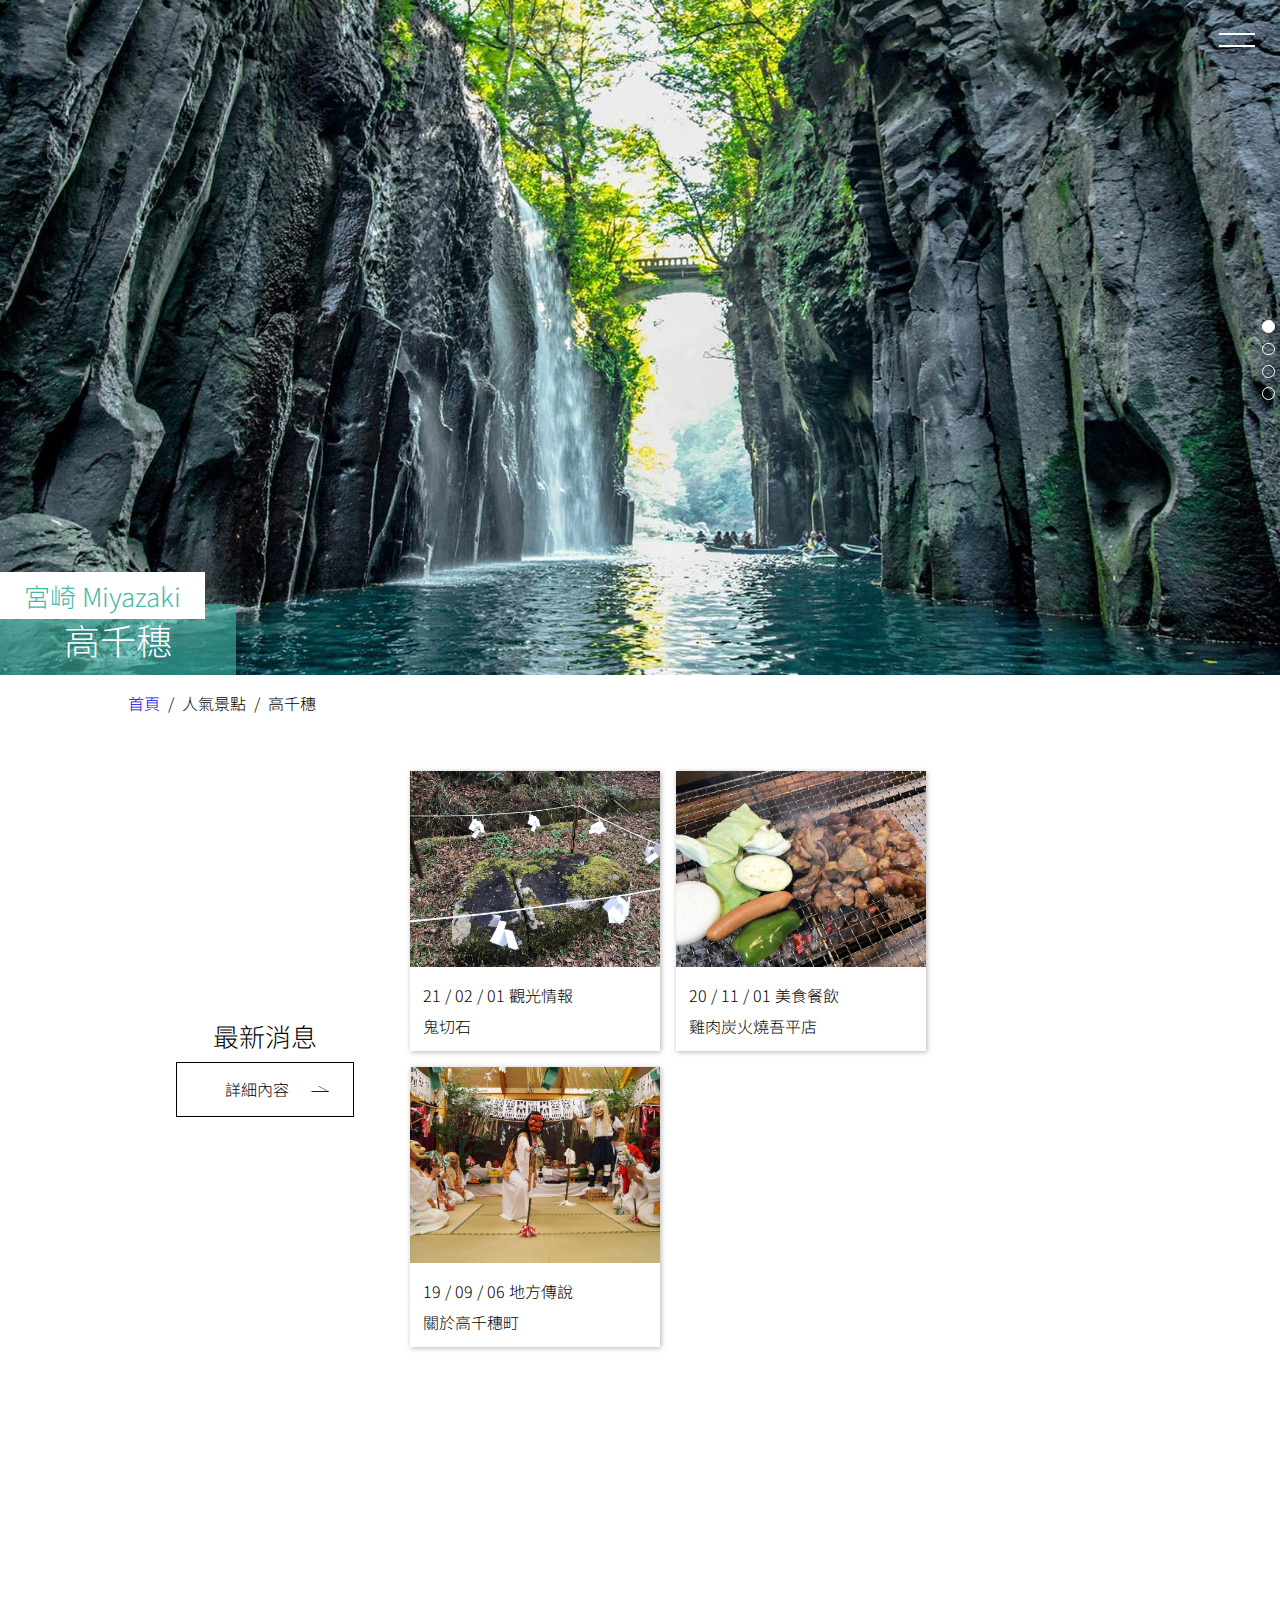
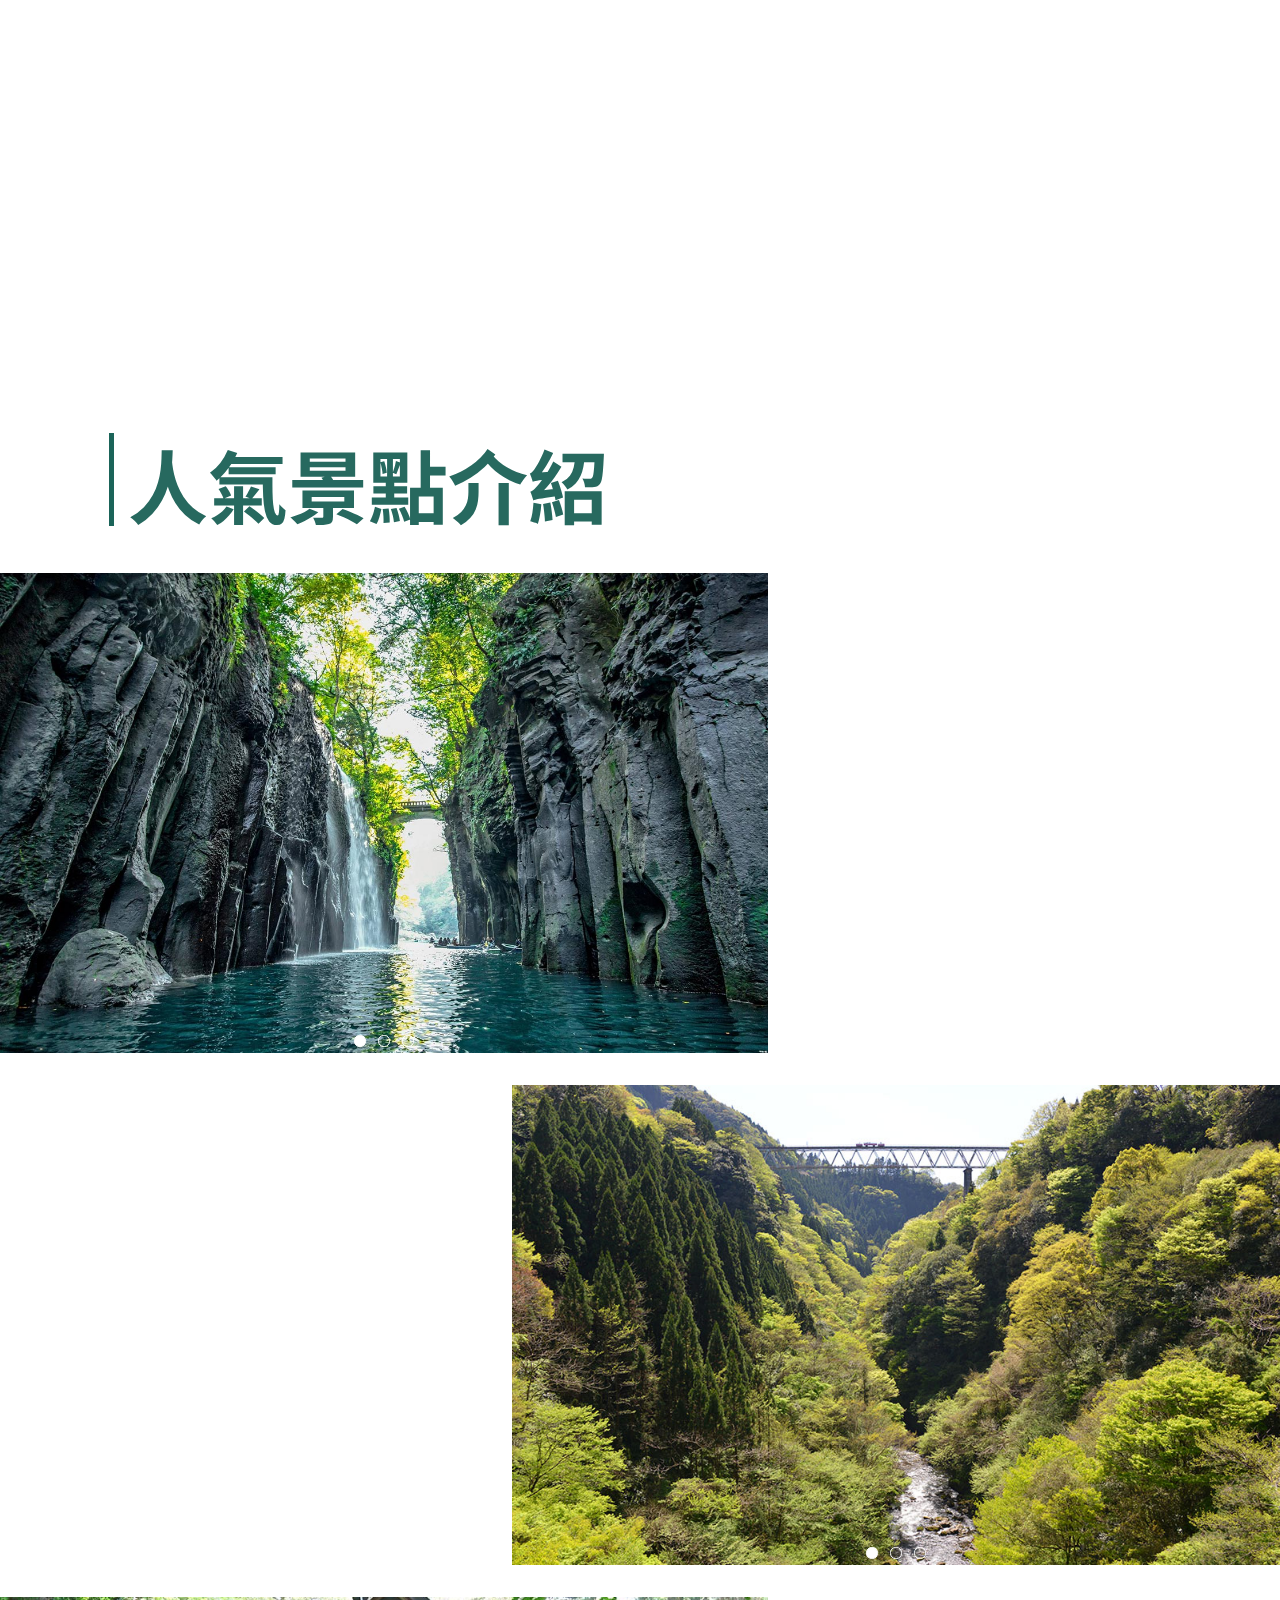
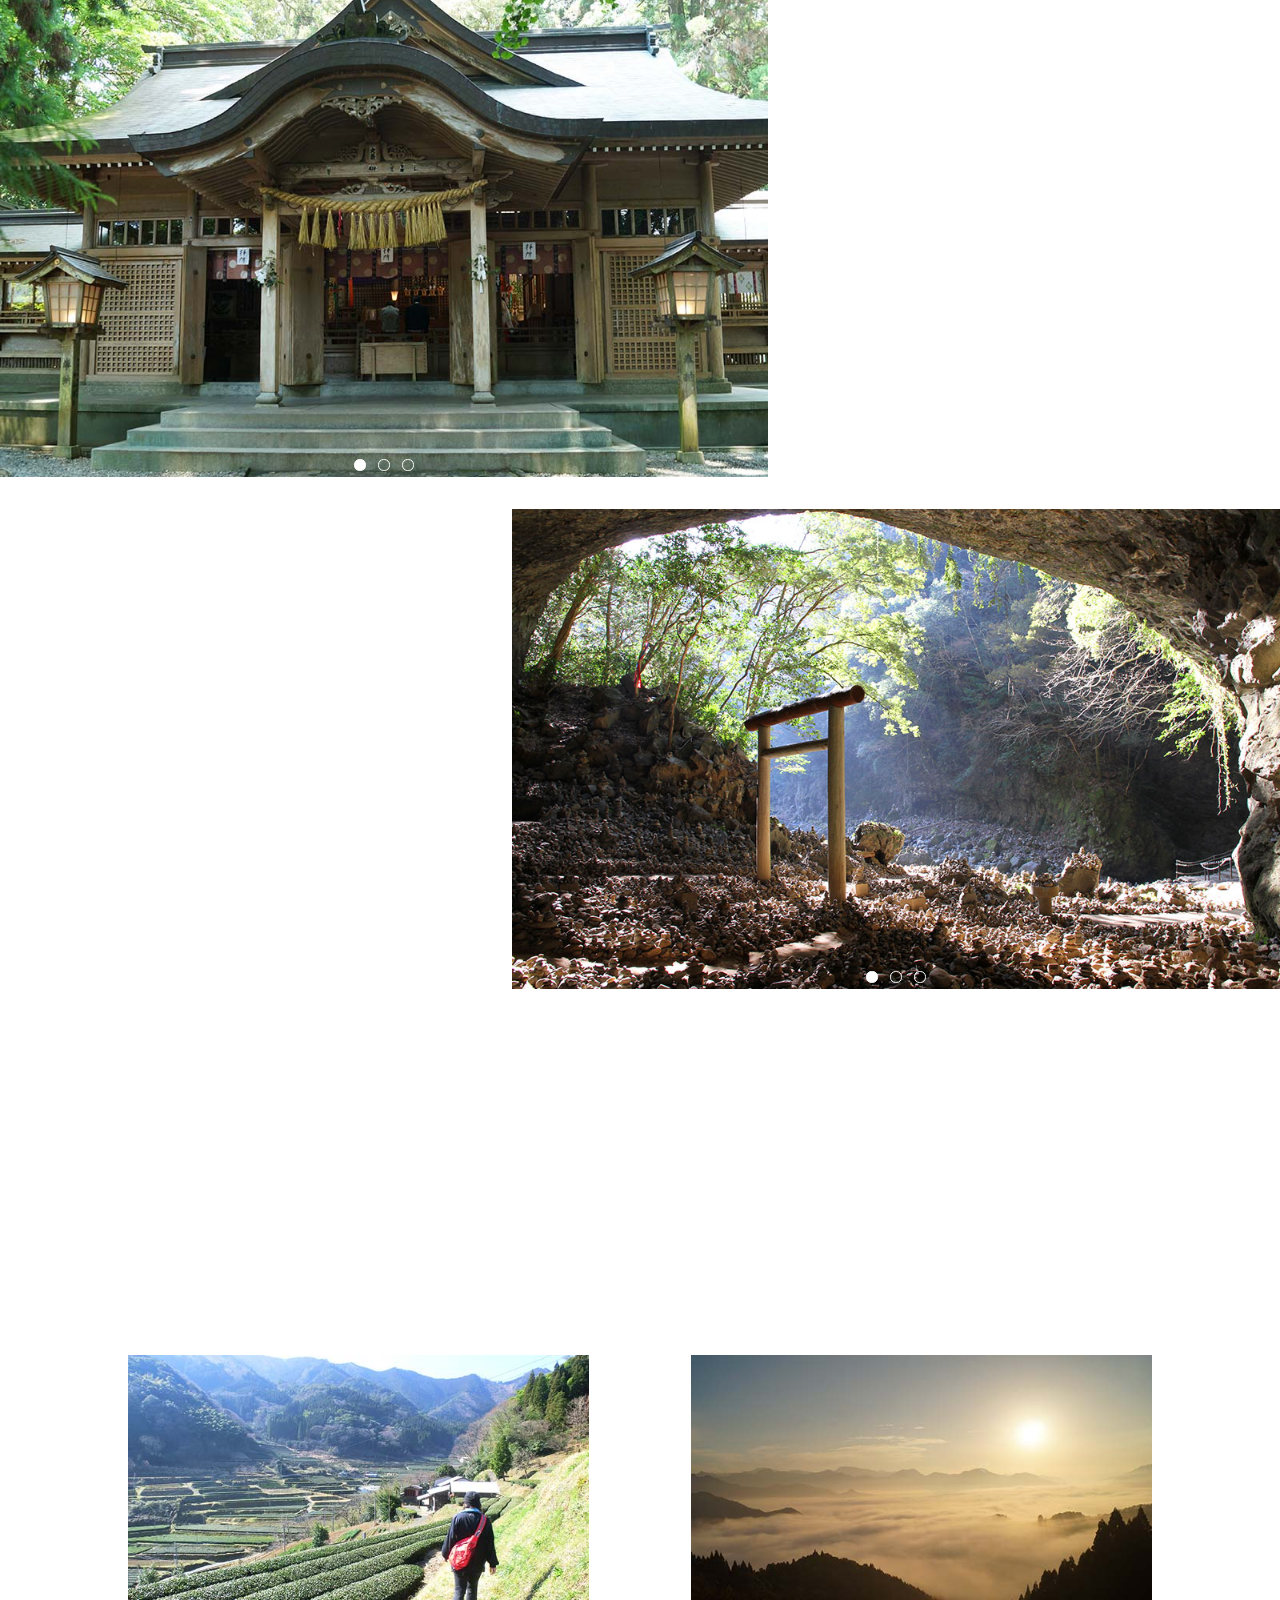
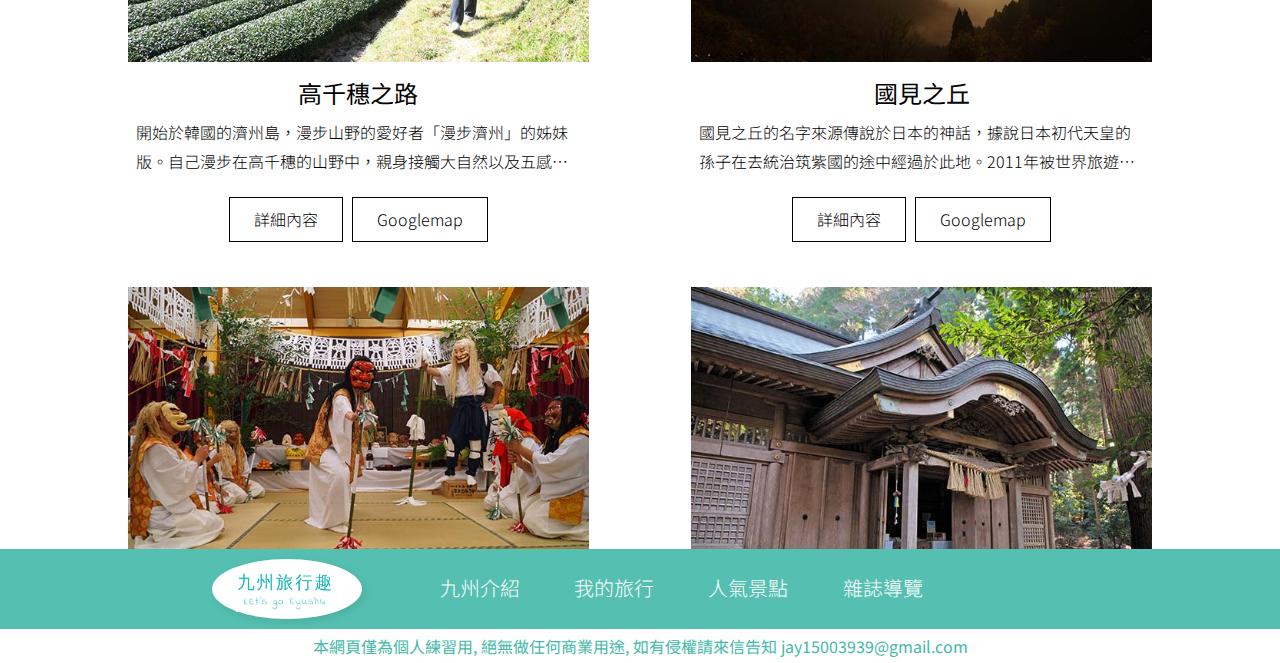
<file: popular.html>
<!DOCTYPE html>
<html lang="en">
<head>
  <meta charset="UTF-8">
  <meta http-equiv="X-UA-Compatible" content="IE=edge">
  <meta name="viewport" content="width=device-width, initial-scale=1.0">
  <title>人氣景點</title>
	<link rel="stylesheet" href="https://use.fontawesome.com/releases/v5.7.2/css/all.css" integrity="sha384-fnmOCqbTlWIlj8LyTjo7mOUStjsKC4pOpQbqyi7RrhN7udi9RwhKkMHpvLbHG9Sr" crossorigin="anonymous">
  <link rel="stylesheet" href="./CSS/popular.css">
  <script src="./JS/jquery.min.js"></script>
</head>
<body>
  <header>
    <button class="nav_btn">
      <span></span>
    </button>
    <nav>
      <div class="logo">
        <a href="./index.html">
          <img src="./img/kyushu/logo/logo.png" alt="">
        </a>
      </div>
      <ul class="guide">
          <li><a href="./introduce.html">九州介紹</a></li>
          <li><a href="./mytravel.html">我的旅行</a></li>
          <li><a href="./popular.html">人氣景點</a></li>
          <li><a href="./magazine.html">雜誌導覽</a></li>
        </div>
      </ul>
      <ul class="social">
        <li>
          <a href="https://www.instagram.com/kyushu_tourism_information/">
            <i class="fab fa-instagram"></i>
          </a>
        </li>
        <li>
          <a href="https://www.facebook.com/visitkyushu/">
            <i class="fab fa-facebook-square"></i>
          </a>
        </li>
        <li>
          <a href="https://twitter.com/kyushuwalker">
            <i class="fab fa-twitter-square"></i>
          </a>
        </li>
      </ul>
    </nav>
    <button class="toTop"></button>
  </header>
  <main>
    <div class="banner">
      <div class="banner_cntainer">
        <ul class="banner_photo">
          <li class="banner_img" id="banner_1">
            <img src="./img/popularlace/banner1.jpg" alt="">
          </li>
          <li class="banner_img" id="banner_2">
            <img src="./img/popularlace/banner2.jpg" alt="">
          </li>
          <li class="banner_img" id="banner_3">
            <img src="./img/popularlace/banner3.jpg" alt="">
          </li>
          <li class="banner_img" id="banner_4">
            <img src="./img/popularlace/banner4.jpg" alt="">
          </li>
        </ul>
        <div class="banner_btn_area">
          <div class="banner_btn box_white" id="banner_btn_1"></div>
          <div class="banner_btn" id="banner_btn_2"></div>
          <div class="banner_btn" id="banner_btn_3"></div>
          <div class="banner_btn" id="banner_btn_4"></div>
        </div>
        <div class="banner_textarea">
          <h2>
            <i class="fas fa-map-marker-alt"></i>
            宮崎 Miyazaki</h2>
          <h1>高千穗</h1>
        </div>
      </div>
    </div>
    <nav>
      <ul>
        <li><a href="./index.html">首頁</a></li>
        <li>人氣景點</li>
        <li>高千穗</li>
      </ul>
    </nav>
    <aside class="news">
      <div class="news_contain">
        <div class="news_title">
          <h2>最新消息</h2>
          <a href="https://takachiho-kanko.info/tw/news/">
            <span>詳細內容</span>
          </a>
        </div>
        <ul>
          <li>
            <img src="./img/popularlace/news-1.jpg" alt="">
            <div class="news_txt_area">
              <p>21 / 02 / 01  觀光情報</p>
              <p>鬼切石</p>
            </div>
          </li>
          <li>
            <img src="./img/popularlace/news-2.jpg" alt="">
            <div class="news_txt_area">
              <p>20 / 11 / 01  美食餐飲</p>
              <p>雞肉炭火燒吾平店</p>
            </div>
          </li>
          <li>
            <img src="./img/popularlace/news-3.jpg" alt="">
            <div class="news_txt_area">
              <p>19 / 09 / 06  地方傳說</p>
              <p>關於高千穗町</p>           
            </div>
          </li>
        </ul>
      </div>
    </aside>
    <aside class="story">
      <div class="story_contain">
        <div class="story_txt">
          <p>高千穗有許多的神社供奉著與日本神話有關的神，這裡有着神話傳說的源頭。天岩戶神社是講述天照大神的神體隱藏在天岩戶而被世人所祭祀。根據神道神話天皇家的最初的天皇，神武天皇是瓊瓊杵尊的曾孫。</p>
            <h1>故鄉高千穗</h1>
        </div>
      </div>
    </aside>
    <main class="content">
      <!-- <div class="decoration"></div> -->
      <h1>人氣景點介紹</h1>
      <div class="content_contain" id="content_1">
          <div class="content_photo">
            <div class="content_img canyon_img" id="canyon_1">
              <img src="./img/popularlace/boat-1.jpg" alt="">
            </div>
            <div class="content_img canyon_img" id="canyon_2">
              <img src="./img/popularlace/boat-2.jpg" alt="">
            </div>
            <div class="content_img canyon_img" id="canyon_3">
              <img src="./img/popularlace/boat-3.jpg" alt="">
            </div>
            <div class="content_btn_area canyan_btn">
              <div id="content_btn_1" class="con_btn_color"></div>
              <div id="content_btn_2"></div>
              <div id="content_btn_3"></div>
            </div>
          </div>
          <div class="content_container_txt canyon_txt">
            <div class="content_container_txt_items">
              <h1>高千穗峽</h1>
              <p>高千穗峽是恆古阿蘇火山噴發後形成的溪谷。兩側都有斷崖，與絕景並存的還有在同一峽谷上架起的三座橋，也是高千穗峽的美麗所在。</p>
              <div class="buttons">
                <a href="https://matcha-jp.com/tw/6263">
                  <span>
                      詳細內容 
                      <i class="fas fa-external-link-alt"></i>
                </span>
                </a>
                <a href="https://www.google.com.tw/maps/place/%E9%AB%98%E5%8D%83%E7%A9%97%E5%B3%BD/@32.7014966,131.2988422,17z/data=!3m1!4b1!4m5!3m4!1s0x35472cddfea5092f:0x58795d299dc91f8b!8m2!3d32.7014966!4d131.3010309?hl=zh-TW">
                  <span>
                    Googlemap
                    <i class="fas fa-map-marker-alt"></i>
                </span>
                </a>           
              </div>
            </div>
            <img src="./img/popularlace/boat-4.jpg" alt="">
          </div>
        </div>
      </div>
      <div class="content_contain" id="content_2">
        <div class="content_container_txt train_txt">
          <div class="content_container_txt_items">
            <h1>高千穗鐵道</h1>
            <p>高千穗的鐵道是以舊改新。途徑荒立神社，還有高千穗棚田，以及通過點著霓虹燈的小山洞，在鐵路上往返5.1公里大約30分鐘的快樂旅途。</p>
            <div class="buttons">
              <a href="https://www.ana.co.jp/zh/tw/japan-travel-planner/miyazaki/0000015.html">
                <span>
                    詳細內容
                    <i class="fas fa-external-link-alt"></i>
              </span>
              </a>
              <a href="https://www.google.com.tw/maps/place/%E9%AB%98%E5%8D%83%E7%A9%82%E9%A7%85+(%E9%AB%98%E5%8D%83%E7%A9%97%E5%B0%8F%E7%81%AB%E8%BB%8A)/@32.7014963,131.2922761,15z/data=!4m9!1m2!2m1!1z6auY5Y2D56mX6ZC16YGT!3m5!1s0x35472c936c888f9b:0x3854020238b9abc0!8m2!3d32.7147027!4d131.3069142!15sCg_pq5jljYPnqZfpkLXpgZNaEiIQ6auY5Y2D56mXIOmQtemBk5IBEHJhaWxyb2FkX2NvbXBhbnmaASNDaFpEU1VoTk1HOW5TMFZKUTBGblNVTlpNbUYxWldKUkVBRQ?hl=zh-TW">
                <span>
                  Googlemap
                  <i class="fas fa-map-marker-alt"></i>
              </span> 
              </a>           
            </div>
          </div>
          <img src="./img/popularlace/train-4.jpg" alt="">
        </div>
        <div class="content_photo">
          <div class="content_img train_img" id="train_1">
            <img src="./img/popularlace/train-1.jpg" alt="">
          </div>
          <div class="content_img train_img" id="train_2">
            <img src="./img/popularlace/train-2.jpg" alt="">
          </div>
          <div class="content_img train_img" id="train_3">
            <img src="./img/popularlace/train-3.jpg" alt="">
          </div>
          <div class="content_btn_area train_btn">
            <div id="train_btn_1" class="con_btn_color"></div>
            <div id="train_btn_2"></div>
            <div id="train_btn_3"></div>
          </div>
        </div>
      </div>
      <div class="content_contain" id="content_3">
        <div class="content_photo">
          <div class="content_img temple_img" id="temple_1">
            <img src="./img/popularlace/temple-1.jpg" alt="">
          </div>
          <div class="content_img temple_img" id="temple_2">
            <img src="./img/popularlace/temple-2.jpg" alt="">
          </div>
          <div class="content_img temple_img" id="temple_3">
            <img src="./img/popularlace/temple-3.jpg" alt="">
          </div>
          <div class="content_btn_area temple_btn">
            <div id="temple_btn_1" class="con_btn_color"></div>
            <div id="temple_btn_2"></div>
            <div id="temple_btn_3"></div>
          </div>
        </div>
        <div class="content_container_txt temple_txt">
          <div class="content_container_txt_items">
            <h1>高千穗神社</h1>
            <p>高千穗神社是有著1900年的歷史。是這個地域最重要的神社，是高千穗鄉18鄉88社的總社。</p>
            <div class="buttons">
              <a href="https://www.ana.co.jp/zh/tw/japan-travel-planner/miyazaki/0000001.html">
                <span>
                    詳細內容
                    <i class="fas fa-external-link-alt"></i>
              </span>
              </a>
              <a href="https://www.google.com.tw/maps/place/%E9%AB%98%E5%8D%83%E7%A9%97%E7%A5%9E%E7%A4%BE/@32.7067021,131.2997984,17z/data=!3m1!4b1!4m5!3m4!1s0x35472ce8730bc035:0xbedd34618e78cbfa!8m2!3d32.7067021!4d131.3019871?hl=zh-TW">
                <span>
                  Googlemap
                  <i class="fas fa-map-marker-alt"></i>
              </span>
              </a>           
            </div>
          </div>
          <img src="./img/popularlace/temple-4.jpg" alt="">
        </div>
      </div>
    </div>
    <div class="content_contain" id="content_4">
      <div class="content_container_txt shrine_txt">
        <div class="content_container_txt_items">
          <h1>天岩戶神社</h1>
          <p>天岩戶是祭拜著高天原的天照大神。大神隱藏在天之岩戶中，為了把大神從岩戶引誘出來，神仙們在場地上又唱又跳地把大神給請了出來。</p>
          <div class="buttons">
            <a href="https://tw.wamazing.com/media/article/a-1368/">
              <span>
                  詳細內容
                  <i class="fas fa-external-link-alt"></i>
            </span>
            </a>
            <a href="https://www.google.com.tw/maps/place/%E5%A4%A9%E5%B2%A9%E6%88%B8%E7%A5%9E%E7%A4%BE/@32.7346228,131.3484,17z/data=!3m1!4b1!4m5!3m4!1s0x35472bc29ea4137d:0xff8f3f0128b1bca4!8m2!3d32.7346228!4d131.3505887?hl=zh-TW">
                Googlemap
                <i class="fas fa-map-marker-alt"></i>
            </a>           
          </div>
        </div>
        <img src="./img/popularlace/shrine-4.jpg" alt="">
      </div>
      <div class="content_photo">
        <div class="content_img shrine_img" id="shrine_1">
          <img src="./img/popularlace/shrine-1.jpg" alt="">
        </div>
        <div class="content_img shrine_img" id="shrine_2">
          <img src="./img/popularlace/shrine-2.jpg" alt="">
        </div>
        <div class="content_img shrine_img" id="shrine_3">
          <img src="./img/popularlace/shrine-3.jpg" alt="">
        </div>
        <div class="content_btn_area shrine_btn">
          <div id="shrine_btn_1" class="con_btn_color"></div>
          <div id="shrine_btn_2"></div>
          <div id="shrine_btn_3"></div>
        </div>
      </div>
    </div>
    </div>
    </main>
    <aside class="others">
      <div class="others_item">
        <div class="others_item_photo">
          <img src="./img/popularlace/other-1.jpg" alt="">
        </div>
        <div class="others_item_txt">
          <h2>高千穗之路</h2>
          <p>開始於韓國的濟州島，漫步山野的愛好者「漫步濟州」的姊妹版。自己漫步在高千穗的山野中，親身接觸大自然以及五感都得到非常的快樂。</p>
          <div class="buttons">
            <a href="https://matcha-jp.com/tw/6263">
              <span>
                  詳細內容
                  <i class="fas fa-external-link-alt"></i>
            </span>
            </a>
            <a href="https://www.google.com.tw/maps/place/%E6%97%A5%E6%9C%AC%E5%AE%AE%E5%B4%8E%E7%B8%A3%E8%A5%BF%E8%87%BC%E6%9D%B5%E9%83%A1%E9%AB%98%E5%8D%83%E7%A9%97%E7%94%BA/@32.73182,131.2537474,12z/data=!3m1!4b1!4m5!3m4!1s0x35472b83b1794d9d:0x7fee8614037585a4!8m2!3d32.7117181!4d131.3078559?hl=zh-TW">
              <span>
                Googlemap
                <i class="fas fa-map-marker-alt"></i>
            </span>
            </a>           
          </div>
        </div>
      </div>
      <div class="others_item">
        <div class="others_item_photo">
          <img src="./img/popularlace/other-2.jpg" alt="">
        </div>
        <div class="others_item_txt">
          <h2>國見之丘</h2>
          <p>國見之丘的名字來源傳說於日本的神話，據說日本初代天皇的孫子在去統治筑紫國的途中經過於此地。2011年被世界旅遊部落客評為米其林綠色旅遊之地。</p>
          <div class="buttons">
            <a href="https://www.ana.co.jp/zh/tw/japan-travel-planner/miyazaki/0000016.html">
              <span>
                  詳細內容
                  <i class="fas fa-external-link-alt"></i>
            </span>
            </a>
            <a href="https://www.google.com.tw/maps/search/%E5%9C%8B%E8%A6%8B%E4%B9%8B%E4%B8%98/@32.713952,131.279443,16z/data=!3m1!4b1?hl=zh-TW">
              <span>
                Googlemap
                <i class="fas fa-map-marker-alt"></i>
            </span>
            </a>           
          </div>
        </div>
      </div>
      <div class="others_item">
        <div class="others_item_photo">
          <img src="./img/popularlace/other-3.jpg" alt="">
        </div>
        <div class="others_item_txt">
          <h2>荒立神社</h2>
          <p>傳說瓊瓊杵尊在聽從了天照大神的吩咐後從天而降來到了這個國度，而後為這一行神仙們領路的猿田彥命和天鈿女命相遇而結婚並居住在此地。</p>
          <div class="buttons">
            <a href="https://www.town-takachiho.jp/top/kanko_bunka/kanko_supotto/785.html">
              <span>
                  詳細內容
                  <i class="fas fa-external-link-alt"></i>
            </span>
            </a>
            <a href="https://www.google.com.tw/maps/place/%E8%8D%92%E7%AB%8B%E7%A5%9E%E7%A4%BE/@32.7139507,131.2663108,14z/data=!4m9!1m2!2m1!1z6I2S56uL56We56S-!3m5!1s0x35472c8e863e9311:0x8c44d7c88a679a81!8m2!3d32.711829!4d131.316701!15sCgzojZLnq4vnpZ7npL5aECIO6I2SIOeriyDnpZ7npL6SAQ1zaGludG9fc2hyaW5lmgEkQ2hkRFNVaE5NRzluUzBWSlEwRm5TVU5WYkZCVE1XMVJSUkFC?hl=zh-TW">
              <span>
                Googlemap
                <i class="fas fa-map-marker-alt"></i>
            </span>
            </a>           
          </div>
        </div>
      </div>
      <div class="others_item">
        <div class="others_item_photo">
          <img src="./img/popularlace/other-4.jpg" alt="">
        </div>
        <div class="others_item_txt">
          <h2>槵觸神社</h2>
          <p>槵觸神社祭拜的是天照大神的孫子瓊瓊杵尊。帶領著眾多的神仙們從天而降臨到高千穗的山峰，這個山峰就是槵觸山峰，槵觸山峰的神社也就是槵觸神社。</p>
          <div class="buttons">
            <a href="https://www.bindan.jp/detail/spot/4382.html">
              <span>
                  詳細內容
                  <i class="fas fa-external-link-alt"></i>
            </span>
            </a>
            <a href="https://www.google.com.tw/maps/place/%E6%A7%B5%E8%A7%B8%E7%A5%9E%E7%A4%BE/@32.7099346,131.3123287,17z/data=!3m1!4b1!4m5!3m4!1s0x35472cedaaf0e8c5:0xca6828e73193d094!8m2!3d32.7099346!4d131.3145174?hl=zh-TW">
              <span>
                Googlemap
                <i class="fas fa-map-marker-alt"></i>
            </span>
            </a>           
          </div>
        </div>
      </div>
      
    </aside>
  </main>
  <footer>
    <div class="footer_container">
      <div class="footer_logo">
        <div class="logo">
          <a href="./index.html">
            <img src="./img/kyushu/logo/logo.png" alt="">
          </a>
        </div>
      </div>
      <ul class="footer_txt">
        <li><a href="./introduce.html">九州介紹</a></li>
        <li><a href="./mytravel.html">我的旅行</a></li>
        <li><a href="./popular.html">人氣景點</a></li>
        <li><a href="./magazine.html">雜誌導覽</a></li>
      </ul>
      <ul class="footer_photo">
        <li>
          <a href="https://www.instagram.com/kyushu_tourism_information/">
            <i class="fab fa-instagram"></i>
          </a>
        </li>
        <li>
          <a href="https://www.facebook.com/visitkyushu/">
            <i class="fab fa-facebook-square"></i>
          </a>
        </li>
        <li>
          <a href="https://twitter.com/kyushuwalker">
            <i class="fab fa-twitter-square"></i>
          </a>
        </li>
      </ul>
    </div>
    <p>本網頁僅為個人練習用, 絕無做任何商業用途, 如有侵權請來信告知 jay15003939@gmail.com</p>
  </footer>
  <div class="footerPage"></div>
  <script src="./JS/popular.js"></script>
</body>
</html>
</file>
<file: CSS/index.css>
@charset "UTF-8";
@import url("https://fonts.googleapis.com/css2?family=Noto+Sans+TC:wght@300;400;500;700;900&display=swap");
@import url("https://fonts.googleapis.com/css2?family=Zen+Old+Mincho&display=swap");
* {
  padding: 0;
  margin: 0;
  font-family: 'Noto Sans TC', sans-serif;
  -webkit-box-sizing: border-box;
          box-sizing: border-box;
}

html, body {
  width: 100%;
}

header > .nav_btn {
  height: 60px;
  width: 60px;
  position: fixed;
  top: 1%;
  right: 1%;
  background-color: transparent;
  border: none;
  z-index: 999;
}

@media (max-width: 1025px) {
  header > .nav_btn {
    height: 40px;
    width: 40px;
  }
}

header > .nav_btn > span {
  position: relative;
  height: 100%;
  width: 60%;
  margin: 0 auto;
  display: block;
  cursor: pointer;
}

header > .nav_btn > span:before {
  content: "";
  display: block;
  -webkit-transition: all .6s;
  -o-transition: all .6s;
  transition: all .6s;
  position: absolute;
  width: 100%;
  height: 2px;
  background-color: #fff;
  left: 0;
  top: 40%;
}

header > .nav_btn > span::after {
  content: "";
  display: block;
  -webkit-transition: all .4s;
  -o-transition: all .4s;
  transition: all .4s;
  position: absolute;
  width: 100%;
  height: 2px;
  background-color: #fff;
  left: 0;
  top: 60%;
}

header > .nav_btn.nav_action > span::before {
  background-color: #43B9A8;
  -webkit-transform: rotate(45deg);
      -ms-transform: rotate(45deg);
          transform: rotate(45deg);
  top: 50%;
}

header > .nav_btn.nav_action > span::after {
  background-color: #43B9A8;
  -webkit-transform: rotate(135deg);
      -ms-transform: rotate(135deg);
          transform: rotate(135deg);
  top: 50%;
}

header > .nav_btn.nav_green > span::before {
  background-color: #43B9A8;
}

header > .nav_btn.nav_green > span::after {
  background-color: #43B9A8;
}

header > nav {
  display: -webkit-box;
  display: -webkit-flex;
  display: -ms-flexbox;
  display: flex;
  -webkit-box-orient: vertical;
  -webkit-box-direction: normal;
  -webkit-flex-direction: column;
      -ms-flex-direction: column;
          flex-direction: column;
  -webkit-justify-content: space-around;
      -ms-flex-pack: distribute;
          justify-content: space-around;
  -webkit-box-align: center;
  -webkit-align-items: center;
      -ms-flex-align: center;
          align-items: center;
  height: 100vh;
  width: 20vw;
  position: fixed;
  right: 0;
  top: 0;
  z-index: 998;
  background-color: #fff;
  padding: 3rem 0;
  -webkit-transform: translateX(100vw);
      -ms-transform: translateX(100vw);
          transform: translateX(100vw);
  -webkit-transition: -webkit-transform .5s;
  transition: -webkit-transform .5s;
  -o-transition: transform .5s;
  transition: transform .5s;
  transition: transform .5s, -webkit-transform .5s;
}

@media (max-width: 1025px) {
  header > nav {
    width: 200px;
  }
}

@media (max-width: 376px) {
  header > nav {
    width: 100%;
  }
}

header > nav.nav_open {
  -webkit-transform: translateX(0);
      -ms-transform: translateX(0);
          transform: translateX(0);
}

header > nav > .logo > a > img {
  width: 150px;
}

@media (max-width: 1025px) {
  header > nav > .logo > a > img {
    width: 130px;
  }
}

header > nav > ul.guide {
  list-style: none;
}

header > nav > ul.guide > li {
  display: -webkit-box;
  display: -webkit-flex;
  display: -ms-flexbox;
  display: flex;
  padding: .8rem;
}

header > nav > ul.guide > li > a {
  display: block;
  width: 100%;
  text-decoration: none;
  font-size: 26px;
  color: #43B9A8;
  padding: .3rem 0;
  position: relative;
}

@media (max-width: 1025px) {
  header > nav > ul.guide > li > a {
    font-size: 24px;
  }
}

header > nav > ul.guide > li > a::after {
  content: "";
  position: absolute;
  bottom: 0;
  border-bottom: 1px solid #43B9A8;
  left: 50%;
  right: 50%;
  -webkit-transition: all .2s;
  -o-transition: all .2s;
  transition: all .2s;
}

header > nav > ul.guide > li > a:hover::after {
  left: 0;
  right: 0;
}

header > nav > ul.social {
  list-style: none;
  display: -webkit-box;
  display: -webkit-flex;
  display: -ms-flexbox;
  display: flex;
  -webkit-box-pack: center;
  -webkit-justify-content: center;
      -ms-flex-pack: center;
          justify-content: center;
}

header > nav > ul.social > li > a {
  display: block;
  color: #43B9A8;
  font-size: 1.5rem;
  margin: 0 .8rem;
  -webkit-transition: -webkit-transform .3s;
  transition: -webkit-transform .3s;
  -o-transition: transform .3s;
  transition: transform .3s;
  transition: transform .3s, -webkit-transform .3s;
}

header > nav > ul.social > li > a:hover {
  -webkit-transform: translateY(-5px);
      -ms-transform: translateY(-5px);
          transform: translateY(-5px);
}

header button.toTop {
  opacity: 0;
  position: absolute;
  cursor: pointer;
  -webkit-transition: opacity .4s;
  -o-transition: opacity .4s;
  transition: opacity .4s;
}

header button.toTop.toTopBtn {
  opacity: 1;
  height: 20px;
  width: 20px;
  position: fixed;
  bottom: 5%;
  right: 2%;
  z-index: 999;
  background-color: transparent;
  border: none;
  border-top: 2px solid #43B9A8;
  border-right: 2px solid #43B9A8;
  -webkit-transform: rotate(-45deg);
      -ms-transform: rotate(-45deg);
          transform: rotate(-45deg);
}

.banner {
  height: 100vh;
  position: relative;
}

.banner > .banner_photo {
  width: 100%;
  height: 100%;
  position: relative;
  overflow: hidden;
  background-color: #000;
}

.banner > .banner_photo > img {
  width: 100%;
  height: 100%;
  -o-object-fit: cover;
     object-fit: cover;
  position: absolute;
  left: 0;
  right: 0;
  opacity: 0;
  -webkit-animation: photoGo  25s linear infinite;
          animation: photoGo  25s linear infinite;
  -webkit-transform: scale(1.1);
      -ms-transform: scale(1.1);
          transform: scale(1.1);
}

.banner > .banner_photo > img:nth-child(1) {
  -webkit-animation-delay: 0s;
          animation-delay: 0s;
}

.banner > .banner_photo > img:nth-child(2) {
  -webkit-animation-delay: 5s;
          animation-delay: 5s;
}

.banner > .banner_photo > img:nth-child(3) {
  -webkit-animation-delay: 10s;
          animation-delay: 10s;
}

.banner > .banner_photo > img:nth-child(4) {
  -webkit-animation-delay: 15s;
          animation-delay: 15s;
}

.banner > .banner_photo > img:nth-child(5) {
  -webkit-animation-delay: 20s;
          animation-delay: 20s;
}

.banner > .logo_position {
  position: absolute;
  top: 0;
  left: 0;
  bottom: 0;
  right: 0;
  margin: auto;
  display: -webkit-box;
  display: -webkit-flex;
  display: -ms-flexbox;
  display: flex;
  -webkit-box-pack: center;
  -webkit-justify-content: center;
      -ms-flex-pack: center;
          justify-content: center;
  -webkit-box-align: center;
  -webkit-align-items: center;
      -ms-flex-align: center;
          align-items: center;
}

.banner > .logo_position > h1 {
  -webkit-writing-mode: vertical-lr;
      -ms-writing-mode: tb-lr;
          writing-mode: vertical-lr;
  color: #fff;
  font-weight: 400;
  letter-spacing: 5px;
  font-size: 26px;
}

@media (max-width: 1025px) {
  .banner > .logo_position > h1 {
    font-size: 24px;
  }
}

@media (max-width: 376px) {
  .banner > .logo_position > h1 {
    font-size: 18px;
  }
}

.banner > .logo_position > h1:first-of-type {
  margin-top: -12rem;
  margin-right: 1rem;
  position: relative;
}

.banner > .logo_position > h1:first-of-type::after {
  content: "・・";
  position: absolute;
  bottom: -1px;
  left: -1.8rem;
  width: 50px;
}

.banner > .logo_position > h1:last-of-type {
  margin-bottom: -4rem;
  margin-left: 1rem;
}

.banner > .banner_scroll {
  position: absolute;
  bottom: 5vh;
  left: 0;
  right: 0;
  margin: 0 auto;
  height: 40px;
  width: 40px;
  -webkit-transition: bottom 0.3s;
  -o-transition: bottom 0.3s;
  transition: bottom 0.3s;
  cursor: pointer;
}

.banner > .banner_scroll:hover {
  bottom: 3vh;
}

.banner > .banner_scroll > .scroll_btn {
  position: absolute;
  bottom: 0;
  left: -40px;
  right: 0;
  margin: 0 auto;
  height: 40px;
  width: 40px;
  border-right: 1px solid #fff;
  -webkit-transition: bottom 0.3s;
  -o-transition: bottom 0.3s;
  transition: bottom 0.3s;
}

@media (max-width: 376px) {
  .banner > .banner_scroll > .scroll_btn {
    bottom: 60px;
  }
}

.banner > .banner_scroll > .scroll_btn::after {
  content: "";
  position: absolute;
  bottom: 0;
  left: 0;
  right: -40px;
  margin: 0 auto;
  height: 12px;
  width: 12px;
  border-right: 1px solid #fff;
  border-bottom: 1px solid #fff;
  -webkit-transform: rotate(45deg);
      -ms-transform: rotate(45deg);
          transform: rotate(45deg);
}

main {
  position: relative;
  max-width: 1920px;
  margin: auto;
}

main > article.kyushu_introduce {
  display: -webkit-box;
  display: -webkit-flex;
  display: -ms-flexbox;
  display: flex;
  -webkit-box-align: center;
  -webkit-align-items: center;
      -ms-flex-align: center;
          align-items: center;
  -webkit-box-pack: center;
  -webkit-justify-content: center;
      -ms-flex-pack: center;
          justify-content: center;
  width: 80%;
  margin: auto;
  overflow: hidden;
}

@media (max-width: 1025px) {
  main > article.kyushu_introduce {
    width: 100%;
    -webkit-box-orient: vertical;
    -webkit-box-direction: normal;
    -webkit-flex-direction: column;
        -ms-flex-direction: column;
            flex-direction: column;
    margin-top: 4rem;
  }
}

@media (max-width: 769px) {
  main > article.kyushu_introduce {
    width: 100%;
  }
}

main > article.kyushu_introduce > .introduce_text {
  width: 50%;
  margin-left: 10%;
  display: -webkit-box;
  display: -webkit-flex;
  display: -ms-flexbox;
  display: flex;
  -webkit-box-orient: vertical;
  -webkit-box-direction: normal;
  -webkit-flex-direction: column;
      -ms-flex-direction: column;
          flex-direction: column;
}

@media (max-width: 1025px) {
  main > article.kyushu_introduce > .introduce_text {
    width: 80%;
    margin-left: 0;
    -webkit-box-orient: vertical;
    -webkit-box-direction: normal;
    -webkit-flex-direction: column;
        -ms-flex-direction: column;
            flex-direction: column;
  }
}

main > article.kyushu_introduce > .introduce_text > h1 {
  font-size: 36px;
  text-align: center;
  font-weight: 400;
  color: #27695f;
}

@media (max-width: 376px) {
  main > article.kyushu_introduce > .introduce_text > h1 {
    font-size: 24px;
  }
}

main > article.kyushu_introduce > .introduce_text > p {
  font-size: 20px;
  line-height: 1.5;
  padding: 15px 0 40px 0;
  font-weight: 300;
  color: #555;
  letter-spacing: 3px;
}

@media (max-width: 769px) {
  main > article.kyushu_introduce > .introduce_text > p {
    line-height: 1.6;
  }
}

@media (max-width: 376px) {
  main > article.kyushu_introduce > .introduce_text > p {
    font-size: 16px;
  }
}

main > article.kyushu_introduce > .introduce_text > form {
  -webkit-align-self: center;
      -ms-flex-item-align: center;
              -ms-grid-row-align: center;
          align-self: center;
}

main > article.kyushu_introduce > .kyushu-map {
  width: 50%;
  height: 550px;
  position: relative;
  -webkit-transform: scale(0.8) translateX(100vw);
      -ms-transform: scale(0.8) translateX(100vw);
          transform: scale(0.8) translateX(100vw);
  -webkit-transition: all 1s;
  -o-transition: all 1s;
  transition: all 1s;
}

@media (max-width: 1025px) {
  main > article.kyushu_introduce > .kyushu-map {
    margin-left: 5%;
  }
}

@media (max-width: 769px) {
  main > article.kyushu_introduce > .kyushu-map {
    margin-left: -20%;
  }
}

@media (max-width: 376px) {
  main > article.kyushu_introduce > .kyushu-map {
    margin-left: -50%;
  }
}

main > article.kyushu_introduce > .kyushu-map.map_move {
  -webkit-transform: scale(0.8) translateX(0);
      -ms-transform: scale(0.8) translateX(0);
          transform: scale(0.8) translateX(0);
}

main > article.kyushu_introduce > .kyushu-map > img {
  position: absolute;
  -webkit-transition: all 0.5s;
  -o-transition: all 0.5s;
  transition: all 0.5s;
}

main > article.kyushu_introduce > .kyushu-map > img.fukuoka {
  left: 111px;
  top: 3px;
}

main > article.kyushu_introduce > .kyushu-map > img.oita {
  left: 213px;
  top: 70px;
}

main > article.kyushu_introduce > .kyushu-map > img.saga {
  left: 58px;
  top: 67px;
}

main > article.kyushu_introduce > .kyushu-map > img.nagasaki {
  left: -5px;
  top: 77px;
}

main > article.kyushu_introduce > .kyushu-map > img.kumamoto {
  left: 132px;
  top: 150px;
}

main > article.kyushu_introduce > .kyushu-map > img.miyazaki {
  left: 185px;
  top: 218px;
}

main > article.kyushu_introduce > .kyushu-map > img.kagoshima {
  left: 88px;
  top: 327px;
}

main > article.kyushu_introduce > .kyushu-map > img[class*="color"] {
  opacity: 0;
}

main > article.kyushu_introduce > .kyushu-map > a {
  text-decoration: none;
  font-size: 20px;
  letter-spacing: 3px;
  color: #4C4948;
  font-weight: 300;
  position: absolute;
  z-index: 5;
  cursor: pointer;
  -webkit-transition: all 0.5s;
  -o-transition: all 0.5s;
  transition: all 0.5s;
}

main > article.kyushu_introduce > .kyushu-map > a.fukuoka {
  left: 200px;
  top: 30px;
  padding: 50px 5px;
}

main > article.kyushu_introduce > .kyushu-map > a.fukuoka-plus1 {
  width: 80px;
  height: 60px;
  -webkit-transform: rotate(15deg);
      -ms-transform: rotate(15deg);
          transform: rotate(15deg);
  position: absolute;
  left: 130px;
  top: 35px;
}

main > article.kyushu_introduce > .kyushu-map > a.fukuoka-plus2 {
  width: 60px;
  height: 35px;
  -webkit-transform: rotate(-40deg);
      -ms-transform: rotate(-40deg);
          transform: rotate(-40deg);
  position: absolute;
  left: 160px;
  top: 133px;
}

main > article.kyushu_introduce > .kyushu-map > a.fukuoka-plus3 {
  width: 45px;
  height: 80px;
  position: absolute;
  left: 245px;
  top: 20px;
}

main > article.kyushu_introduce > .kyushu-map > a.oita {
  left: 270px;
  top: 100px;
  padding: 40px 20px;
}

main > article.kyushu_introduce > .kyushu-map > a.oita-plus1 {
  width: 45px;
  height: 80px;
  position: absolute;
  left: 245px;
  top: 100px;
}

main > article.kyushu_introduce > .kyushu-map > a.oita-plus2 {
  width: 110px;
  height: 90px;
  -webkit-transform: rotate(15deg);
      -ms-transform: rotate(15deg);
          transform: rotate(15deg);
  position: absolute;
  left: 300px;
  top: 150px;
}

main > article.kyushu_introduce > .kyushu-map > a.oita-plus3 {
  width: 85px;
  height: 90px;
  position: absolute;
  left: 290px;
  top: 70px;
}

main > article.kyushu_introduce > .kyushu-map > a.saga {
  left: 90px;
  top: 100px;
  padding: 10px 20px;
}

main > article.kyushu_introduce > .kyushu-map > a.saga-plus1 {
  width: 30px;
  height: 30px;
  position: absolute;
  left: 85px;
  top: 70px;
}

main > article.kyushu_introduce > .kyushu-map > a.saga-plus2 {
  width: 30px;
  height: 50px;
  position: absolute;
  left: 110px;
  top: 130px;
  -webkit-transform: rotate(-30deg);
      -ms-transform: rotate(-30deg);
          transform: rotate(-30deg);
}

main > article.kyushu_introduce > .kyushu-map > a.saga-plus3 {
  width: 30px;
  height: 25px;
  position: absolute;
  left: 165px;
  top: 108px;
  -webkit-transform: rotate(-40deg);
      -ms-transform: rotate(-40deg);
          transform: rotate(-40deg);
}

main > article.kyushu_introduce > .kyushu-map > a.nagasaki {
  left: 25px;
  top: 100px;
  width: 100px;
  height: 160px;
  line-height: 160px;
  text-align: center;
}

main > article.kyushu_introduce > .kyushu-map > a.nagasaki-plus1 {
  width: 70px;
  height: 130px;
  position: absolute;
  left: 50px;
  top: 140px;
  -webkit-transform: rotate(-50deg);
      -ms-transform: rotate(-50deg);
          transform: rotate(-50deg);
}

main > article.kyushu_introduce > .kyushu-map > a.kumamoto {
  padding: 60px 20px;
  left: 175px;
  top: 190px;
}

main > article.kyushu_introduce > .kyushu-map > a.kumamoto-plus1 {
  width: 50px;
  height: 30px;
  position: absolute;
  left: 190px;
  top: 170px;
}

main > article.kyushu_introduce > .kyushu-map > a.kumamoto-plus2 {
  width: 30px;
  height: 50px;
  position: absolute;
  left: 255px;
  top: 205px;
  -webkit-transform: rotate(25deg);
      -ms-transform: rotate(25deg);
          transform: rotate(25deg);
}

main > article.kyushu_introduce > .kyushu-map > a.kumamoto-plus3 {
  width: 35px;
  height: 90px;
  position: absolute;
  left: 150px;
  top: 250px;
}

main > article.kyushu_introduce > .kyushu-map > a.kumamoto-plus4 {
  width: 60px;
  height: 20px;
  position: absolute;
  left: 190px;
  top: 330px;
}

main > article.kyushu_introduce > .kyushu-map > a.miyazaki {
  padding: 70px 20px 70px 10px;
  left: 261px;
  top: 270px;
}

main > article.kyushu_introduce > .kyushu-map > a.miyazaki-plus1 {
  width: 80px;
  height: 50px;
  position: absolute;
  left: 280px;
  top: 240px;
  -webkit-transform: rotate(20deg);
      -ms-transform: rotate(20deg);
          transform: rotate(20deg);
}

main > article.kyushu_introduce > .kyushu-map > a.miyazaki-plus2 {
  width: 60px;
  height: 120px;
  position: absolute;
  left: 240px;
  top: 350px;
  -webkit-transform: rotate(-30deg);
      -ms-transform: rotate(-30deg);
          transform: rotate(-30deg);
}

main > article.kyushu_introduce > .kyushu-map > a.kagoshima {
  padding: 20px 20px 80px 20px;
  left: 110px;
  top: 370px;
}

main > article.kyushu_introduce > .kyushu-map > a.kagoshima-plus1 {
  width: 70px;
  height: 30px;
  position: absolute;
  left: 120px;
  top: 343px;
}

main > article.kyushu_introduce > .kyushu-map > a.kagoshima-plus2 {
  width: 140px;
  height: 130px;
  position: absolute;
  left: 110px;
  top: 410px;
  -webkit-transform: rotate(-30deg);
      -ms-transform: rotate(-30deg);
          transform: rotate(-30deg);
}

main > article.kyushu_introduce > .kyushu-map > a[class^="fukuoka"]:hover ~ img.fukuoka.color {
  opacity: 1;
}

main > article.kyushu_introduce > .kyushu-map > a[class^="oita"]:hover ~ img.oita.color {
  opacity: 1;
}

main > article.kyushu_introduce > .kyushu-map > a[class^="saga"]:hover ~ img.saga.color {
  opacity: 1;
}

main > article.kyushu_introduce > .kyushu-map > a[class^="nagasaki"]:hover ~ img.nagasaki.color {
  opacity: 1;
}

main > article.kyushu_introduce > .kyushu-map > a[class^="kumamoto"]:hover ~ img.kumamoto.color {
  opacity: 1;
}

main > article.kyushu_introduce > .kyushu-map > a[class^="miyazaki"]:hover ~ img.miyazaki.color {
  opacity: 1;
}

main > article.kyushu_introduce > .kyushu-map > a[class^="kagoshima"]:hover ~ img.kagoshima.color {
  opacity: 1;
}

main > article.kyushu_introduce > .kyushu-map .kanban {
  position: absolute;
  top: 390px;
  left: 320px;
  -webkit-animation: kanbanmove .5s linear infinite alternate;
          animation: kanbanmove .5s linear infinite alternate;
}

main > article.kyushu_introduce > .kyushu-map .kanban > p {
  position: absolute;
  top: 26px;
  left: 18px;
  color: #fff;
  font-size: 22px;
  font-weight: 300;
}

main > article.kyushu_introduce > .kyushu-map .kanban > img {
  height: 120px;
}

main > article.my_travel {
  margin-bottom: 80px;
}

@media (max-width: 1025px) {
  main > article.my_travel {
    margin-bottom: 30px;
  }
}

main > article.my_travel > .my_travel_contain {
  width: 80%;
  margin: auto;
  overflow: hidden;
}

@media (max-width: 1025px) {
  main > article.my_travel > .my_travel_contain {
    width: 100%;
  }
}

main > article.my_travel > .my_travel_contain > h1 {
  font-size: 36px;
  text-align: center;
  font-weight: 400;
  color: #27695f;
  margin: 30px 0;
}

@media (max-width: 376px) {
  main > article.my_travel > .my_travel_contain > h1 {
    font-size: 26px;
  }
}

main > article.my_travel > .my_travel_contain > ul {
  display: -webkit-box;
  display: -webkit-flex;
  display: -ms-flexbox;
  display: flex;
  -webkit-flex-wrap: wrap;
      -ms-flex-wrap: wrap;
          flex-wrap: wrap;
  -webkit-box-pack: justify;
  -webkit-justify-content: space-between;
      -ms-flex-pack: justify;
          justify-content: space-between;
  -webkit-transform: translateY(30vh);
      -ms-transform: translateY(30vh);
          transform: translateY(30vh);
  -webkit-transition: -webkit-transform .7s;
  transition: -webkit-transform .7s;
  -o-transition: transform .7s;
  transition: transform .7s;
  transition: transform .7s, -webkit-transform .7s;
}

@media (max-width: 769px) {
  main > article.my_travel > .my_travel_contain > ul {
    -webkit-transform: translateX(100vw);
        -ms-transform: translateX(100vw);
            transform: translateX(100vw);
  }
}

main > article.my_travel > .my_travel_contain > ul.travel_move {
  -webkit-transform: translate(0);
      -ms-transform: translate(0);
          transform: translate(0);
}

main > article.my_travel > .my_travel_contain > ul > li {
  width: 48%;
  margin: 1%;
  list-style: none;
}

@media (max-width: 769px) {
  main > article.my_travel > .my_travel_contain > ul > li {
    width: 100%;
    margin: 2% 0;
  }
}

main > article.my_travel > .my_travel_contain > ul > li > a {
  text-decoration: none;
  overflow: hidden;
}

main > article.my_travel > .my_travel_contain > ul > li > a:hover img {
  -webkit-transform: scale(1.1);
      -ms-transform: scale(1.1);
          transform: scale(1.1);
}

main > article.my_travel > .my_travel_contain > ul > li > a > div {
  position: relative;
  font-size: 0;
  overflow: hidden;
}

main > article.my_travel > .my_travel_contain > ul > li > a > div > img {
  width: 100%;
  -webkit-transition: all .5s;
  -o-transition: all .5s;
  transition: all .5s;
}

main > article.my_travel > .my_travel_contain > ul > li > a > div > h3 {
  position: absolute;
  bottom: 0px;
  left: 0px;
  padding: 15px;
  width: 100%;
  height: 100%;
  font-size: 36px;
  display: -webkit-box;
  display: -webkit-flex;
  display: -ms-flexbox;
  display: flex;
  -webkit-box-align: end;
  -webkit-align-items: flex-end;
      -ms-flex-align: end;
          align-items: flex-end;
  color: #fff;
  font-weight: 400;
  background-image: -webkit-gradient(linear, left top, left bottom, from(rgba(0, 0, 0, 0)), to(rgba(0, 0, 0, 0.6)));
  background-image: -webkit-linear-gradient(top, rgba(0, 0, 0, 0) 0%, rgba(0, 0, 0, 0.6) 100%);
  background-image: -o-linear-gradient(top, rgba(0, 0, 0, 0) 0%, rgba(0, 0, 0, 0.6) 100%);
  background-image: linear-gradient(180deg, rgba(0, 0, 0, 0) 0%, rgba(0, 0, 0, 0.6) 100%);
}

@media (max-width: 376px) {
  main > article.my_travel > .my_travel_contain > ul > li > a > div > h3 {
    font-size: 26px;
  }
}

main > article.my_travel > .my_travel_contain > ul > li > a > p {
  font-size: 20px;
  line-height: 1.5;
  font-weight: 300;
  color: #555;
  letter-spacing: 3px;
  padding: 25px 15px;
  background-color: rgba(67, 185, 168, 0.2);
  position: relative;
}

@media (max-width: 1025px) {
  main > article.my_travel > .my_travel_contain > ul > li > a > p {
    font-size: 16px;
  }
}

main > article.my_travel > .my_travel_contain > ul > li > a > p::before {
  content: "";
  position: absolute;
  width: 80px;
  height: 80px;
  background-color: #fff;
  top: -40px;
  right: 40px;
  border-radius: 50%;
}

@media (max-width: 1025px) {
  main > article.my_travel > .my_travel_contain > ul > li > a > p::before {
    width: 60px;
    height: 60px;
    top: -30px;
    right: 30px;
  }
}

main > article.my_travel > .my_travel_contain > ul > li > a > p::after {
  content: "";
  position: absolute;
  top: -12px;
  right: 73px;
  width: 20px;
  height: 20px;
  border-top: 4px solid #27695f;
  border-right: 4px solid #27695f;
  -webkit-transform: rotate(45deg);
      -ms-transform: rotate(45deg);
          transform: rotate(45deg);
}

@media (max-width: 1025px) {
  main > article.my_travel > .my_travel_contain > ul > li > a > p::after {
    top: -10px;
    right: 55px;
    width: 15px;
    height: 15px;
  }
}

main > article.travel_introduce {
  overflow: hidden;
  margin-bottom: 100px;
}

@media (max-width: 1025px) {
  main > article.travel_introduce {
    margin-bottom: 60px;
  }
}

main > article.travel_introduce > h1 {
  font-size: 36px;
  text-align: center;
  font-weight: 400;
  color: #27695f;
  margin: 30px 0;
}

@media (max-width: 376px) {
  main > article.travel_introduce > h1 {
    font-size: 26px;
  }
}

main > article.travel_introduce > .travel_contain {
  width: 78%;
  height: auto;
  margin: auto;
  display: -webkit-box;
  display: -webkit-flex;
  display: -ms-flexbox;
  display: flex;
  border: 1px solid #43B9A8;
  position: relative;
  -webkit-transform: translate(100vw);
      -ms-transform: translate(100vw);
          transform: translate(100vw);
  -webkit-transition: -webkit-transform .7s;
  transition: -webkit-transform .7s;
  -o-transition: transform .7s;
  transition: transform .7s;
  transition: transform .7s, -webkit-transform .7s;
}

main > article.travel_introduce > .travel_contain.popular_move {
  -webkit-transform: translate(0);
      -ms-transform: translate(0);
          transform: translate(0);
}

@media (max-width: 1025px) {
  main > article.travel_introduce > .travel_contain {
    -webkit-box-orient: vertical;
    -webkit-box-direction: normal;
    -webkit-flex-direction: column;
        -ms-flex-direction: column;
            flex-direction: column;
  }
}

@media (max-width: 769px) {
  main > article.travel_introduce > .travel_contain {
    width: 100%;
  }
}

main > article.travel_introduce > .travel_contain > .introduce_btn_left {
  position: absolute;
  top: 45%;
  bottom: 0;
  left: -30px;
  height: 30px;
  width: 30px;
  border-left: 2px solid #43B9A8;
  border-bottom: 2px solid #43B9A8;
  -webkit-transform: rotate(45deg);
      -ms-transform: rotate(45deg);
          transform: rotate(45deg);
}

@media (max-width: 769px) {
  main > article.travel_introduce > .travel_contain > .introduce_btn_left {
    display: none;
  }
}

main > article.travel_introduce > .travel_contain > .introduce_btn_right {
  position: absolute;
  top: 45%;
  bottom: 0;
  right: -30px;
  height: 30px;
  width: 30px;
  border-right: 2px solid #43B9A8;
  border-bottom: 2px solid #43B9A8;
  -webkit-transform: rotate(-45deg);
      -ms-transform: rotate(-45deg);
          transform: rotate(-45deg);
}

@media (max-width: 769px) {
  main > article.travel_introduce > .travel_contain > .introduce_btn_right {
    display: none;
  }
}

main > article.travel_introduce > .travel_contain > .travel_img {
  width: 50%;
  position: relative;
}

@media (max-width: 1025px) {
  main > article.travel_introduce > .travel_contain > .travel_img {
    width: 100%;
    height: 50%;
  }
}

main > article.travel_introduce > .travel_contain > .travel_img > img {
  width: 100%;
  height: 100%;
  -o-object-fit: cover;
     object-fit: cover;
  font-size: 0;
  vertical-align: middle;
}

main > article.travel_introduce > .travel_contain > .travel_img > .travel_label {
  position: absolute;
  top: 0;
  left: 0;
  background-color: rgba(67, 185, 168, 0.4);
  height: 100%;
  width: 50px;
  display: -webkit-box;
  display: -webkit-flex;
  display: -ms-flexbox;
  display: flex;
  -webkit-box-align: center;
  -webkit-align-items: center;
      -ms-flex-align: center;
          align-items: center;
  -webkit-box-pack: center;
  -webkit-justify-content: center;
      -ms-flex-pack: center;
          justify-content: center;
  -webkit-box-shadow: 2px 0px 2px rgba(67, 185, 168, 0.5);
          box-shadow: 2px 0px 2px rgba(67, 185, 168, 0.5);
}

main > article.travel_introduce > .travel_contain > .travel_img > .travel_label > h2 {
  padding: 20px;
  -webkit-writing-mode: vertical-lr;
      -ms-writing-mode: tb-lr;
          writing-mode: vertical-lr;
  color: #fff;
  font-weight: 300;
  letter-spacing: 10px;
  font-size: 400;
}

@media (max-width: 376px) {
  main > article.travel_introduce > .travel_contain > .travel_img > .travel_label > h2 {
    font-size: 26px;
  }
}

main > article.travel_introduce > .travel_contain > .travel_text {
  width: 50%;
  display: -webkit-box;
  display: -webkit-flex;
  display: -ms-flexbox;
  display: flex;
  -webkit-box-orient: vertical;
  -webkit-box-direction: normal;
  -webkit-flex-direction: column;
      -ms-flex-direction: column;
          flex-direction: column;
  -webkit-justify-content: space-around;
      -ms-flex-pack: distribute;
          justify-content: space-around;
  padding: 20px 20px 20px 30px;
}

@media (max-width: 1025px) {
  main > article.travel_introduce > .travel_contain > .travel_text {
    width: 100%;
    height: auto;
    position: relative;
  }
}

main > article.travel_introduce > .travel_contain > .travel_text > h2 {
  font-size: 400;
  text-align: center;
  font-weight: 400;
  color: #555;
}

@media (max-width: 376px) {
  main > article.travel_introduce > .travel_contain > .travel_text > h2 {
    font-size: 26px;
  }
}

main > article.travel_introduce > .travel_contain > .travel_text > p {
  font-size: 20px;
  letter-spacing: 3px;
  line-height: 1.5;
  font-weight: 300;
  color: #555;
  margin: 20px 0 40px 0;
}

@media (max-width: 1025px) {
  main > article.travel_introduce > .travel_contain > .travel_text > p {
    margin: 20px 0 60px 0;
  }
}

@media (max-width: 376px) {
  main > article.travel_introduce > .travel_contain > .travel_text > p {
    font-size: 16px;
  }
}

main > article.travel_introduce > .travel_contain > .travel_text > form {
  -webkit-align-self: flex-end;
      -ms-flex-item-align: end;
          align-self: flex-end;
}

@media (max-width: 1025px) {
  main > article.travel_introduce > .travel_contain > .travel_text > form > button {
    position: absolute;
    right: 40px;
    bottom: 20px;
  }
}

main > article.magazine_introduce {
  width: 100%;
  margin: 0 auto;
}

main > article.magazine_introduce > h1 {
  font-size: 36px;
  text-align: center;
  font-weight: 400;
  color: #27695f;
  margin: 30px 0;
}

@media (max-width: 376px) {
  main > article.magazine_introduce > h1 {
    font-size: 26px;
  }
}

main > article.magazine_introduce > .magazine_contain {
  width: 80%;
  margin: auto;
  display: -webkit-box;
  display: -webkit-flex;
  display: -ms-flexbox;
  display: flex;
  -webkit-box-pack: justify;
  -webkit-justify-content: space-between;
      -ms-flex-pack: justify;
          justify-content: space-between;
  -webkit-flex-wrap: wrap;
      -ms-flex-wrap: wrap;
          flex-wrap: wrap;
  position: relative;
  -webkit-transform: translateY(10%);
      -ms-transform: translateY(10%);
          transform: translateY(10%);
  opacity: .7;
  -webkit-transition: -webkit-transform .7s;
  transition: -webkit-transform .7s;
  -o-transition: transform .7s;
  transition: transform .7s;
  transition: transform .7s, -webkit-transform .7s;
}

main > article.magazine_introduce > .magazine_contain.magazine_move {
  -webkit-transform: translate(0);
      -ms-transform: translate(0);
          transform: translate(0);
  opacity: 1;
}

@media (max-width: 1025px) {
  main > article.magazine_introduce > .magazine_contain {
    -webkit-justify-content: space-around;
        -ms-flex-pack: distribute;
            justify-content: space-around;
  }
}

@media (max-width: 376px) {
  main > article.magazine_introduce > .magazine_contain {
    width: 100%;
  }
}

main > article.magazine_introduce > .magazine_contain > .magazine_item {
  width: 270px;
  height: 400px;
  margin: 0 0 2rem;
  -webkit-transition: all .3s;
  -o-transition: all .3s;
  transition: all .3s;
  -webkit-box-shadow: 2px 2px 3px rgba(0, 0, 0, 0.1);
          box-shadow: 2px 2px 3px rgba(0, 0, 0, 0.1);
  -webkit-transition: -webkit-transform .3s;
  transition: -webkit-transform .3s;
  -o-transition: transform .3s;
  transition: transform .3s;
  transition: transform .3s, -webkit-transform .3s;
}

@media (max-width: 1025px) {
  main > article.magazine_introduce > .magazine_contain > .magazine_item {
    width: 47%;
    height: 500px;
    margin: 0 0 2rem;
  }
}

@media (max-width: 769px) {
  main > article.magazine_introduce > .magazine_contain > .magazine_item {
    width: 100%;
    height: 500px;
  }
}

main > article.magazine_introduce > .magazine_contain > .magazine_item:hover {
  -webkit-transform: translateY(-10px);
      -ms-transform: translateY(-10px);
          transform: translateY(-10px);
  -webkit-box-shadow: 3px 3px 3px rgba(0, 0, 0, 0.2);
          box-shadow: 3px 3px 3px rgba(0, 0, 0, 0.2);
}

main > article.magazine_introduce > .magazine_contain > .magazine_item > .magazine_item_img {
  position: relative;
  height: 50%;
}

@media (max-width: 1025px) {
  main > article.magazine_introduce > .magazine_contain > .magazine_item > .magazine_item_img {
    height: 60%;
  }
}

main > article.magazine_introduce > .magazine_contain > .magazine_item > .magazine_item_img > .magazine_location {
  position: absolute;
  top: 0;
  left: 0;
  background-color: rgba(90, 130, 42, 0.9);
  padding: 10px 10px;
  color: #fff;
  letter-spacing: 3px;
  font-size: 16px;
  font-weight: 300;
}

main > article.magazine_introduce > .magazine_contain > .magazine_item > .magazine_item_img > .magazine_location.kumamoto {
  background-color: rgba(198, 8, 23, 0.9);
}

main > article.magazine_introduce > .magazine_contain > .magazine_item > .magazine_item_img > .magazine_location.nagasaki {
  background-color: rgba(255, 220, 63, 0.9);
}

main > article.magazine_introduce > .magazine_contain > .magazine_item > .magazine_item_img > .magazine_location.fukuoka {
  background-color: rgba(0, 183, 255, 0.9);
}

main > article.magazine_introduce > .magazine_contain > .magazine_item > .magazine_item_img > .magazine_location.kagoshima {
  background-color: rgba(174, 93, 161, 0.9);
}

main > article.magazine_introduce > .magazine_contain > .magazine_item > .magazine_item_img > .magazine_location.saga {
  background-color: rgba(239, 144, 20, 0.9);
}

main > article.magazine_introduce > .magazine_contain > .magazine_item > .magazine_item_img > .magazine_location.miyazaki {
  background-color: rgba(67, 185, 168, 0.9);
}

main > article.magazine_introduce > .magazine_contain > .magazine_item > .magazine_item_img > img {
  height: 100%;
  width: 100%;
  -o-object-fit: cover;
     object-fit: cover;
}

main > article.magazine_introduce > .magazine_contain > .magazine_item > .magazine_item_text {
  background-color: #fff;
  padding: 3%;
  height: 50%;
}

@media (max-width: 1025px) {
  main > article.magazine_introduce > .magazine_contain > .magazine_item > .magazine_item_text {
    height: 40%;
  }
}

main > article.magazine_introduce > .magazine_contain > .magazine_item > .magazine_item_text > p {
  color: #4C4948;
  font-size: 12px;
  letter-spacing: 3px;
  font-weight: 300;
}

main > article.magazine_introduce > .magazine_contain > .magazine_item > .magazine_item_text > h3 {
  margin: 30px 0;
  font-weight: 400;
  letter-spacing: 3px;
  font-size: 16px;
  color: #5a822a;
}

main > article.magazine_introduce > .magazine_contain > .magazine_item > .magazine_item_text > div {
  display: -webkit-box;
  display: -webkit-flex;
  display: -ms-flexbox;
  display: flex;
  -webkit-box-pack: justify;
  -webkit-justify-content: space-between;
      -ms-flex-pack: justify;
          justify-content: space-between;
  -webkit-box-align: baseline;
  -webkit-align-items: baseline;
      -ms-flex-align: baseline;
          align-items: baseline;
}

main > article.magazine_introduce > .magazine_contain > .magazine_item > .magazine_item_text > div > img {
  height: 50px;
  width: 50px;
  border-radius: 50%;
  -o-object-fit: cover;
     object-fit: cover;
}

main > article.magazine_introduce > .magazine_contain > .magazine_item > .magazine_item_text > div > div > a {
  text-decoration: none;
  font-weight: 300;
  letter-spacing: 3px;
  color: #4C4948;
  margin-right: 5px;
  font-size: 12px;
}

footer > .footer_container {
  width: 100%;
  background-color: rgba(67, 185, 168, 0.9);
  margin: 0 auto;
  display: -webkit-box;
  display: -webkit-flex;
  display: -ms-flexbox;
  display: flex;
  padding: 0 15%;
  -webkit-box-align: center;
  -webkit-align-items: center;
      -ms-flex-align: center;
          align-items: center;
}

@media (max-width: 1025px) {
  footer > .footer_container {
    padding: 0 5%;
  }
}

@media (max-width: 769px) {
  footer > .footer_container {
    padding: 0;
    -webkit-box-orient: vertical;
    -webkit-box-direction: normal;
    -webkit-flex-direction: column;
        -ms-flex-direction: column;
            flex-direction: column;
  }
}

@media (max-width: 376px) {
  footer > .footer_container {
    padding: 0 10%;
  }
}

footer > .footer_container > div {
  margin: 10px;
}

footer > .footer_container > div > .logo {
  height: 60px;
  width: 150px;
  background-color: #fff;
  border-radius: 50%;
  -webkit-box-shadow: 3px 3px 10px rgba(8, 1, 1, 0.1);
          box-shadow: 3px 3px 10px rgba(8, 1, 1, 0.1);
  z-index: 1;
  margin: 0 10px;
  position: relative;
}

footer > .footer_container > div > .logo > a > img {
  height: 68%;
  position: absolute;
  top: 20%;
  left: 16%;
}

footer > .footer_container > ul.footer_txt {
  width: 60%;
  margin: auto;
  display: -webkit-box;
  display: -webkit-flex;
  display: -ms-flexbox;
  display: flex;
  -webkit-justify-content: space-around;
      -ms-flex-pack: distribute;
          justify-content: space-around;
  -webkit-box-align: center;
  -webkit-align-items: center;
      -ms-flex-align: center;
          align-items: center;
  -webkit-flex-wrap: wrap;
      -ms-flex-wrap: wrap;
          flex-wrap: wrap;
}

@media (max-width: 769px) {
  footer > .footer_container > ul.footer_txt {
    width: 100%;
  }
}

footer > .footer_container > ul.footer_txt > li {
  list-style: none;
  padding-bottom: .2rem;
  border-bottom: 1px solid transparent;
  -webkit-transition: border-bottom .3s;
  -o-transition: border-bottom .3s;
  transition: border-bottom .3s;
  text-align: center;
}

@media (max-width: 1025px) {
  footer > .footer_container > ul.footer_txt > li {
    float: left;
  }
}

@media (max-width: 376px) {
  footer > .footer_container > ul.footer_txt > li {
    width: 50%;
  }
}

footer > .footer_container > ul.footer_txt > li:hover {
  border-bottom: 1px solid #fff;
}

footer > .footer_container > ul.footer_txt > li > a {
  text-decoration: none;
  color: #fff;
  font-size: 20px;
  font-weight: 300;
}

footer > .footer_container ul.footer_photo {
  width: 12%;
  display: -webkit-box;
  display: -webkit-flex;
  display: -ms-flexbox;
  display: flex;
  -webkit-justify-content: space-around;
      -ms-flex-pack: distribute;
          justify-content: space-around;
  -webkit-box-align: center;
  -webkit-align-items: center;
      -ms-flex-align: center;
          align-items: center;
}

footer > .footer_container ul.footer_photo > li {
  list-style: none;
}

@media (max-width: 769px) {
  footer > .footer_container ul.footer_photo > li {
    margin: .5rem;
  }
}

footer > .footer_container ul.footer_photo > li > a {
  color: #fff;
  text-decoration: none;
  font-size: 20px;
}

footer > p {
  background-color: #fff;
  text-align: center;
  color: #43B9A8;
  padding: 5px;
  font-size: 16px;
}

.common_btn {
  font-size: 16px;
  border: #43B9A8 1px solid;
  background-color: #fff;
  color: #43B9A8;
  padding: 4px 40px;
  border-radius: 50px;
  cursor: pointer;
  -webkit-box-shadow: 1px 1px 1px rgba(67, 185, 168, 0.6);
          box-shadow: 1px 1px 1px rgba(67, 185, 168, 0.6);
  -webkit-transition: all 0.3s;
  -o-transition: all 0.3s;
  transition: all 0.3s;
}

@media (max-width: 376px) {
  .common_btn {
    font-size: 16px;
  }
}

.common_btn:hover {
  background-color: rgba(67, 185, 168, 0.6);
  color: #fff;
}

@-webkit-keyframes photoGo {
  4% {
    opacity: 1;
  }
  20% {
    opacity: 1;
    -webkit-transform: scale(1);
            transform: scale(1);
  }
  24% {
    opacity: 0;
  }
}

@keyframes photoGo {
  4% {
    opacity: 1;
  }
  20% {
    opacity: 1;
    -webkit-transform: scale(1);
            transform: scale(1);
  }
  24% {
    opacity: 0;
  }
}
/*# sourceMappingURL=index.css.map */
</file>
<file: CSS/introduce.css>
@import url("https://fonts.googleapis.com/css2?family=Noto+Sans+TC:wght@300;400;500;700;900&display=swap");
@import url("https://fonts.googleapis.com/css2?family=Zen+Old+Mincho&display=swap");
* {
  padding: 0;
  margin: 0;
  font-family: 'Noto Sans TC', sans-serif;
  -webkit-box-sizing: border-box;
          box-sizing: border-box;
}

html, body {
  width: 100%;
}

header > .nav_btn {
  height: 60px;
  width: 60px;
  position: fixed;
  top: 1%;
  right: 1%;
  background-color: transparent;
  border: none;
  z-index: 999;
}

@media (max-width: 1024px) {
  header > .nav_btn {
    height: 40px;
    width: 40px;
  }
}

header > .nav_btn > span {
  position: relative;
  height: 100%;
  width: 60%;
  margin: 0 auto;
  display: block;
  cursor: pointer;
}

header > .nav_btn > span:before {
  content: "";
  display: block;
  -webkit-transition: all .6s;
  -o-transition: all .6s;
  transition: all .6s;
  position: absolute;
  width: 100%;
  height: 2px;
  background-color: #fff;
  left: 0;
  top: 40%;
}

header > .nav_btn > span::after {
  content: "";
  display: block;
  -webkit-transition: all .4s;
  -o-transition: all .4s;
  transition: all .4s;
  position: absolute;
  width: 100%;
  height: 2px;
  background-color: #fff;
  left: 0;
  top: 60%;
}

header > .nav_btn.nav_action > span::before {
  background-color: #43B9A8;
  -webkit-transform: rotate(45deg);
      -ms-transform: rotate(45deg);
          transform: rotate(45deg);
  top: 50%;
}

header > .nav_btn.nav_action > span::after {
  background-color: #43B9A8;
  -webkit-transform: rotate(135deg);
      -ms-transform: rotate(135deg);
          transform: rotate(135deg);
  top: 50%;
}

header > .nav_btn.nav_green > span::before {
  background-color: #43B9A8;
}

header > .nav_btn.nav_green > span::after {
  background-color: #43B9A8;
}

header > nav {
  display: -webkit-box;
  display: -webkit-flex;
  display: -ms-flexbox;
  display: flex;
  -webkit-box-orient: vertical;
  -webkit-box-direction: normal;
  -webkit-flex-direction: column;
      -ms-flex-direction: column;
          flex-direction: column;
  -webkit-justify-content: space-around;
      -ms-flex-pack: distribute;
          justify-content: space-around;
  -webkit-box-align: center;
  -webkit-align-items: center;
      -ms-flex-align: center;
          align-items: center;
  height: 100vh;
  width: 20vw;
  position: fixed;
  right: 0;
  top: 0;
  z-index: 998;
  background-color: #fff;
  padding: 3rem 0;
  -webkit-transform: translateX(100vw);
      -ms-transform: translateX(100vw);
          transform: translateX(100vw);
  -webkit-transition: -webkit-transform .5s;
  transition: -webkit-transform .5s;
  -o-transition: transform .5s;
  transition: transform .5s;
  transition: transform .5s, -webkit-transform .5s;
}

@media (max-width: 1024px) {
  header > nav {
    width: 200px;
  }
}

@media (max-width: 376px) {
  header > nav {
    width: 100%;
  }
}

header > nav.nav_open {
  -webkit-transform: translateX(0);
      -ms-transform: translateX(0);
          transform: translateX(0);
}

header > nav > .logo > a > img {
  width: 150px;
}

@media (max-width: 1024px) {
  header > nav > .logo > a > img {
    width: 130px;
  }
}

header > nav > ul.guide {
  list-style: none;
}

header > nav > ul.guide > li {
  display: -webkit-box;
  display: -webkit-flex;
  display: -ms-flexbox;
  display: flex;
  padding: .8rem;
}

header > nav > ul.guide > li > a {
  display: block;
  width: 100%;
  text-decoration: none;
  font-size: 26px;
  color: #43B9A8;
  padding: .3rem 0;
  position: relative;
}

@media (max-width: 1024px) {
  header > nav > ul.guide > li > a {
    font-size: 24px;
  }
}

header > nav > ul.guide > li > a::after {
  content: "";
  position: absolute;
  bottom: 0;
  border-bottom: 1px solid #43B9A8;
  left: 50%;
  right: 50%;
  -webkit-transition: all .2s;
  -o-transition: all .2s;
  transition: all .2s;
}

header > nav > ul.guide > li > a:hover::after {
  left: 0;
  right: 0;
}

header > nav > ul.social {
  list-style: none;
  display: -webkit-box;
  display: -webkit-flex;
  display: -ms-flexbox;
  display: flex;
  -webkit-box-pack: center;
  -webkit-justify-content: center;
      -ms-flex-pack: center;
          justify-content: center;
}

header > nav > ul.social > li > a {
  display: block;
  color: #43B9A8;
  font-size: 1.5rem;
  margin: 0 .8rem;
  -webkit-transition: -webkit-transform .3s;
  transition: -webkit-transform .3s;
  -o-transition: transform .3s;
  transition: transform .3s;
  transition: transform .3s, -webkit-transform .3s;
}

header > nav > ul.social > li > a:hover {
  -webkit-transform: translateY(-5px);
      -ms-transform: translateY(-5px);
          transform: translateY(-5px);
}

header button.toTop {
  opacity: 0;
  position: absolute;
  cursor: pointer;
  -webkit-transition: opacity .4s;
  -o-transition: opacity .4s;
  transition: opacity .4s;
}

header button.toTop.toTopBtn {
  opacity: 1;
  height: 20px;
  width: 20px;
  position: fixed;
  bottom: 5%;
  right: 2%;
  z-index: 999;
  background-color: transparent;
  border: none;
  border-top: 2px solid #43B9A8;
  border-right: 2px solid #43B9A8;
  -webkit-transform: rotate(-45deg);
      -ms-transform: rotate(-45deg);
          transform: rotate(-45deg);
}

main > article {
  margin: auto;
}

main > article .banner .banner_container {
  margin: 0 auto 4rem;
}

main > article .banner .banner_container .banner_imagearea {
  overflow: hidden;
}

main > article .banner .banner_container .banner_imagearea > h1 {
  font-size: 60px;
  width: 100%;
  height: 75vh;
  color: #fff;
  text-shadow: 0px 2px 10px rgba(0, 0, 0, 0.8);
  font-weight: 700;
  background-image: url("../img/introduce/banner/banner-1.jpg");
  background-repeat: no-repeat;
  background-size: cover;
  display: -webkit-box;
  display: -webkit-flex;
  display: -ms-flexbox;
  display: flex;
  -webkit-box-align: center;
  -webkit-align-items: center;
      -ms-flex-align: center;
          align-items: center;
  -webkit-box-pack: center;
  -webkit-justify-content: center;
      -ms-flex-pack: center;
          justify-content: center;
  background-position: center center;
  -webkit-transition: -webkit-transform .5s;
  transition: -webkit-transform .5s;
  -o-transition: transform .5s;
  transition: transform .5s;
  transition: transform .5s, -webkit-transform .5s;
}

main > article .banner .banner_container .banner_imagearea > h1:hover {
  -webkit-transform: scale(1.03);
      -ms-transform: scale(1.03);
          transform: scale(1.03);
}

main > article .banner .banner_container > .banner_textarea {
  position: relative;
  background-color: #fff;
  max-width: 1920px;
  width: 80%;
  margin: auto;
}

@media (max-width: 1024px) {
  main > article .banner .banner_container > .banner_textarea {
    width: 100%;
    padding: 0 10px;
  }
}

main > article .banner .banner_container > .banner_textarea > nav {
  margin: 0 auto;
  font-weight: 300;
  font-size: 16px;
}

main > article .banner .banner_container > .banner_textarea > nav > ul {
  margin: 20px 0;
  display: -webkit-box;
  display: -webkit-flex;
  display: -ms-flexbox;
  display: flex;
  list-style: none;
}

main > article .banner .banner_container > .banner_textarea > nav > ul > li + li::before {
  content: "/";
  margin: 10px;
}

main > article .banner .banner_container > .banner_textarea > nav > ul > li > a {
  text-decoration: none;
}

main > article .banner .banner_container > .banner_textarea > h2 {
  color: #27695f;
  font-size: 36px;
  line-height: 1.5;
  margin: 1rem 0 1rem 0;
}

@media (max-width: 376px) {
  main > article .banner .banner_container > .banner_textarea > h2 {
    font-size: 24px;
  }
}

main > article .banner .banner_container > .banner_textarea > p {
  font-size: 20px;
  color: #444;
  font-weight: 300;
  line-height: 1.5;
}

@media (max-width: 376px) {
  main > article .banner .banner_container > .banner_textarea > p {
    font-size: 16px;
  }
}

main > article > .content {
  width: 80%;
  margin: auto;
  max-width: 1920px;
}

@media (max-width: 1024px) {
  main > article > .content {
    width: 100%;
  }
}

main > article > .content > .content_container {
  width: 100%;
  margin: auto;
  display: -webkit-box;
  display: -webkit-flex;
  display: -ms-flexbox;
  display: flex;
  -webkit-flex-wrap: wrap;
      -ms-flex-wrap: wrap;
          flex-wrap: wrap;
  -webkit-box-pack: justify;
  -webkit-justify-content: space-between;
      -ms-flex-pack: justify;
          justify-content: space-between;
}

main > article > .content > .content_container > .content_item {
  width: 48.5%;
  cursor: pointer;
}

@media (max-width: 1024px) {
  main > article > .content > .content_container > .content_item {
    width: 100%;
  }
}

main > article > .content > .content_container > .content_item:hover img {
  -webkit-transform: scale(1.05);
      -ms-transform: scale(1.05);
          transform: scale(1.05);
}

main > article > .content > .content_container > .content_item > .item_imagearea {
  overflow: hidden;
  font-size: 0;
}

main > article > .content > .content_container > .content_item > .item_imagearea > img {
  overflow: hidden;
  width: 100%;
  -webkit-transition: -webkit-transform .3s;
  transition: -webkit-transform .3s;
  -o-transition: transform .3s;
  transition: transform .3s;
  transition: transform .3s, -webkit-transform .3s;
}

main > article > .content > .content_container > .content_item > .item_textarea {
  position: relative;
  background-color: #fff;
  top: 0vh;
  left: 100px;
  width: 85%;
  padding: 1.5rem 2rem;
  -webkit-transition: top .7s;
  -o-transition: top .7s;
  transition: top .7s;
}

@media (max-width: 1024px) {
  main > article > .content > .content_container > .content_item > .item_textarea {
    left: 15%;
    width: 85%;
  }
}

main > article > .content > .content_container > .content_item > .item_textarea.item_textarea_move {
  top: -10vh;
}

main > article > .content > .content_container > .content_item > .item_textarea > h2 {
  color: #27695f;
  font-size: 1.3rem;
  line-height: 1.5;
}

main > article > .content > .content_container > .content_item > .item_textarea > .item_map {
  display: -webkit-box;
  display: -webkit-flex;
  display: -ms-flexbox;
  display: flex;
  margin: 1rem 0 .1rem 0;
}

main > article > .content > .content_container > .content_item > .item_textarea > .item_map > i {
  line-height: 1.2;
  margin-right: .5rem;
  color: #006ac3;
}

main > article > .content > .content_container > .content_item > .item_textarea > .item_map > ul > li {
  list-style: none;
  -webkit-box-orient: vertical;
  -webkit-box-direction: normal;
  -webkit-flex-direction: none;
      -ms-flex-direction: none;
          flex-direction: none;
  text-decoration: none;
  line-height: 1.3;
  font-size: .9rem;
  color: #006ac3;
  vertical-align: baseline;
  float: left;
}

main > article > .content > .content_container > .content_item > .item_textarea > .item_map > ul > li + li::before {
  content: "/";
}

main > article > .content > .content_container > .content_item > .item_textarea > p {
  font-size: 20px;
  color: #777;
  font-weight: 300;
  line-height: 1.5;
}

@media (max-width: 376px) {
  main > article > .content > .content_container > .content_item > .item_textarea > p {
    font-size: 16px;
  }
}

main > article > .content > .content_container > .content_item > .item_textarea > i {
  font-size: 2rem;
  position: absolute;
  bottom: 0;
  right: 30px;
  color: #00146e;
}

main > article.search {
  background-color: rgba(67, 185, 168, 0.1);
  width: 100%;
}

main > article.search > .search_contain {
  max-width: 1920px;
  width: 80%;
  margin: auto;
  display: -webkit-box;
  display: -webkit-flex;
  display: -ms-flexbox;
  display: flex;
  overflow: hidden;
}

@media (max-width: 1024px) {
  main > article.search > .search_contain {
    -webkit-box-orient: vertical;
    -webkit-box-direction: normal;
    -webkit-flex-direction: column;
        -ms-flex-direction: column;
            flex-direction: column;
    -webkit-box-align: center;
    -webkit-align-items: center;
        -ms-flex-align: center;
            align-items: center;
    -webkit-box-pack: center;
    -webkit-justify-content: center;
        -ms-flex-pack: center;
            justify-content: center;
    text-align: center;
  }
}

@media (max-width: 768px) {
  main > article.search > .search_contain {
    width: 100%;
  }
}

main > article.search > .search_contain > .search_left {
  width: 50%;
  display: -webkit-box;
  display: -webkit-flex;
  display: -ms-flexbox;
  display: flex;
  -webkit-box-orient: vertical;
  -webkit-box-direction: normal;
  -webkit-flex-direction: column;
      -ms-flex-direction: column;
          flex-direction: column;
  -webkit-box-pack: center;
  -webkit-justify-content: center;
      -ms-flex-pack: center;
          justify-content: center;
  text-align: center;
  -webkit-transform: translate(-50vw);
      -ms-transform: translate(-50vw);
          transform: translate(-50vw);
  -webkit-transition: -webkit-transform .7s;
  transition: -webkit-transform .7s;
  -o-transition: transform .7s;
  transition: transform .7s;
  transition: transform .7s, -webkit-transform .7s;
}

main > article.search > .search_contain > .search_left.search_left_move {
  -webkit-transform: translate(0);
      -ms-transform: translate(0);
          transform: translate(0);
}

@media (max-width: 1024px) {
  main > article.search > .search_contain > .search_left {
    width: 100%;
  }
}

main > article.search > .search_contain > .search_left > h1 {
  font-size: 2.5rem;
  margin-top: 3rem;
  color: #555;
  text-align: center;
}

@media (max-width: 1024px) {
  main > article.search > .search_contain > .search_left > h1 {
    font-size: 40px;
    width: 100%;
  }
}

main > article.search > .search_contain > .search_left > .kyushu-map {
  width: 450px;
  height: 550px;
  margin: 0 auto;
  position: relative;
  -webkit-transform: scale(0.8);
      -ms-transform: scale(0.8);
          transform: scale(0.8);
}

@media (max-width: 768px) {
  main > article.search > .search_contain > .search_left > .kyushu-map {
    -webkit-transform: scale(0.7);
        -ms-transform: scale(0.7);
            transform: scale(0.7);
    width: 400px;
    height: 450px;
  }
}

@media (max-width: 376px) {
  main > article.search > .search_contain > .search_left > .kyushu-map {
    margin-left: -5%;
    height: 400px;
  }
}

main > article.search > .search_contain > .search_left > .kyushu-map > img {
  position: absolute;
  -webkit-transition: all 0.5s;
  -o-transition: all 0.5s;
  transition: all 0.5s;
}

main > article.search > .search_contain > .search_left > .kyushu-map > img.fukuoka {
  left: 111px;
  top: 3px;
}

main > article.search > .search_contain > .search_left > .kyushu-map > img.oita {
  left: 213px;
  top: 70px;
}

main > article.search > .search_contain > .search_left > .kyushu-map > img.saga {
  left: 58px;
  top: 67px;
}

main > article.search > .search_contain > .search_left > .kyushu-map > img.nagasaki {
  left: -5px;
  top: 77px;
}

main > article.search > .search_contain > .search_left > .kyushu-map > img.kumamoto {
  left: 132px;
  top: 150px;
}

main > article.search > .search_contain > .search_left > .kyushu-map > img.miyazaki {
  left: 185px;
  top: 218px;
}

main > article.search > .search_contain > .search_left > .kyushu-map > img.kagoshima {
  left: 88px;
  top: 327px;
}

main > article.search > .search_contain > .search_left > .kyushu-map > img[class*="color"] {
  opacity: 0;
}

main > article.search > .search_contain > .search_left > .kyushu-map > img.colorchange {
  opacity: 1;
}

main > article.search > .search_contain > .search_left > .kyushu-map > a {
  text-decoration: none;
  font-size: 20px;
  letter-spacing: 3px;
  color: #555;
  position: absolute;
  z-index: 5;
  cursor: pointer;
  -webkit-transition: all 0.5s;
  -o-transition: all 0.5s;
  transition: all 0.5s;
}

main > article.search > .search_contain > .search_left > .kyushu-map > a.fukuoka {
  left: 200px;
  top: 30px;
  padding: 50px 5px;
}

main > article.search > .search_contain > .search_left > .kyushu-map > a.fukuoka-plus1 {
  width: 80px;
  height: 60px;
  -webkit-transform: rotate(15deg);
      -ms-transform: rotate(15deg);
          transform: rotate(15deg);
  position: absolute;
  left: 130px;
  top: 35px;
}

main > article.search > .search_contain > .search_left > .kyushu-map > a.fukuoka-plus2 {
  width: 60px;
  height: 35px;
  -webkit-transform: rotate(-40deg);
      -ms-transform: rotate(-40deg);
          transform: rotate(-40deg);
  position: absolute;
  left: 160px;
  top: 133px;
}

main > article.search > .search_contain > .search_left > .kyushu-map > a.fukuoka-plus3 {
  width: 45px;
  height: 80px;
  position: absolute;
  left: 245px;
  top: 20px;
}

main > article.search > .search_contain > .search_left > .kyushu-map > a.oita {
  left: 280px;
  top: 100px;
  padding: 40px 20px;
}

main > article.search > .search_contain > .search_left > .kyushu-map > a.oita-plus1 {
  width: 45px;
  height: 80px;
  position: absolute;
  left: 245px;
  top: 100px;
}

main > article.search > .search_contain > .search_left > .kyushu-map > a.oita-plus2 {
  width: 110px;
  height: 90px;
  -webkit-transform: rotate(15deg);
      -ms-transform: rotate(15deg);
          transform: rotate(15deg);
  position: absolute;
  left: 300px;
  top: 150px;
}

main > article.search > .search_contain > .search_left > .kyushu-map > a.oita-plus3 {
  width: 85px;
  height: 90px;
  position: absolute;
  left: 290px;
  top: 70px;
}

main > article.search > .search_contain > .search_left > .kyushu-map > a.saga {
  left: 90px;
  top: 100px;
  padding: 10px 20px;
}

main > article.search > .search_contain > .search_left > .kyushu-map > a.saga-plus1 {
  width: 30px;
  height: 30px;
  position: absolute;
  left: 85px;
  top: 70px;
}

main > article.search > .search_contain > .search_left > .kyushu-map > a.saga-plus2 {
  width: 30px;
  height: 50px;
  position: absolute;
  left: 110px;
  top: 130px;
  -webkit-transform: rotate(-30deg);
      -ms-transform: rotate(-30deg);
          transform: rotate(-30deg);
}

main > article.search > .search_contain > .search_left > .kyushu-map > a.saga-plus3 {
  width: 30px;
  height: 25px;
  position: absolute;
  left: 165px;
  top: 108px;
  -webkit-transform: rotate(-40deg);
      -ms-transform: rotate(-40deg);
          transform: rotate(-40deg);
}

main > article.search > .search_contain > .search_left > .kyushu-map > a.nagasaki {
  left: 25px;
  top: 100px;
  width: 100px;
  height: 160px;
  line-height: 160px;
  text-align: center;
}

main > article.search > .search_contain > .search_left > .kyushu-map > a.nagasaki-plus1 {
  width: 70px;
  height: 130px;
  position: absolute;
  left: 50px;
  top: 140px;
  -webkit-transform: rotate(-50deg);
      -ms-transform: rotate(-50deg);
          transform: rotate(-50deg);
}

main > article.search > .search_contain > .search_left > .kyushu-map > a.kumamoto {
  padding: 60px 20px;
  left: 185px;
  top: 190px;
}

main > article.search > .search_contain > .search_left > .kyushu-map > a.kumamoto-plus1 {
  width: 50px;
  height: 30px;
  position: absolute;
  left: 190px;
  top: 170px;
}

main > article.search > .search_contain > .search_left > .kyushu-map > a.kumamoto-plus2 {
  width: 30px;
  height: 50px;
  position: absolute;
  left: 255px;
  top: 205px;
  -webkit-transform: rotate(25deg);
      -ms-transform: rotate(25deg);
          transform: rotate(25deg);
}

main > article.search > .search_contain > .search_left > .kyushu-map > a.kumamoto-plus3 {
  width: 35px;
  height: 90px;
  position: absolute;
  left: 150px;
  top: 250px;
}

main > article.search > .search_contain > .search_left > .kyushu-map > a.kumamoto-plus4 {
  width: 60px;
  height: 20px;
  position: absolute;
  left: 190px;
  top: 330px;
}

main > article.search > .search_contain > .search_left > .kyushu-map > a.miyazaki {
  padding: 70px 20px 70px 10px;
  left: 261px;
  top: 270px;
}

main > article.search > .search_contain > .search_left > .kyushu-map > a.miyazaki-plus1 {
  width: 80px;
  height: 50px;
  position: absolute;
  left: 280px;
  top: 240px;
  -webkit-transform: rotate(20deg);
      -ms-transform: rotate(20deg);
          transform: rotate(20deg);
}

main > article.search > .search_contain > .search_left > .kyushu-map > a.miyazaki-plus2 {
  width: 60px;
  height: 120px;
  position: absolute;
  left: 240px;
  top: 350px;
  -webkit-transform: rotate(-30deg);
      -ms-transform: rotate(-30deg);
          transform: rotate(-30deg);
}

main > article.search > .search_contain > .search_left > .kyushu-map > a.kagoshima {
  padding: 20px 20px 80px 20px;
  left: 110px;
  top: 370px;
}

main > article.search > .search_contain > .search_left > .kyushu-map > a.kagoshima-plus1 {
  width: 70px;
  height: 30px;
  position: absolute;
  left: 120px;
  top: 343px;
}

main > article.search > .search_contain > .search_left > .kyushu-map > a.kagoshima-plus2 {
  width: 140px;
  height: 130px;
  position: absolute;
  left: 110px;
  top: 410px;
  -webkit-transform: rotate(-30deg);
      -ms-transform: rotate(-30deg);
          transform: rotate(-30deg);
}

main > article.search > .search_contain > .search_left > .kyushu-map > a[class^="fukuoka"]:hover ~ img.fukuoka.color {
  opacity: 1;
}

main > article.search > .search_contain > .search_left > .kyushu-map > a[class^="oita"]:hover ~ img.oita.color {
  opacity: 1;
}

main > article.search > .search_contain > .search_left > .kyushu-map > a[class^="saga"]:hover ~ img.saga.color {
  opacity: 1;
}

main > article.search > .search_contain > .search_left > .kyushu-map > a[class^="nagasaki"]:hover ~ img.nagasaki.color {
  opacity: 1;
}

main > article.search > .search_contain > .search_left > .kyushu-map > a[class^="kumamoto"]:hover ~ img.kumamoto.color {
  opacity: 1;
}

main > article.search > .search_contain > .search_left > .kyushu-map > a[class^="miyazaki"]:hover ~ img.miyazaki.color {
  opacity: 1;
}

main > article.search > .search_contain > .search_left > .kyushu-map > a[class^="kagoshima"]:hover ~ img.kagoshima.color {
  opacity: 1;
}

main > article.search > .search_contain > .search_right {
  margin-top: 3.7rem;
  color: #555;
  width: 50%;
  display: -webkit-box;
  display: -webkit-flex;
  display: -ms-flexbox;
  display: flex;
  -webkit-box-orient: vertical;
  -webkit-box-direction: normal;
  -webkit-flex-direction: column;
      -ms-flex-direction: column;
          flex-direction: column;
  -webkit-transform: translate(50vw);
      -ms-transform: translate(50vw);
          transform: translate(50vw);
  -webkit-transition: -webkit-transform 0.7s;
  transition: -webkit-transform 0.7s;
  -o-transition: transform 0.7s;
  transition: transform 0.7s;
  transition: transform 0.7s, -webkit-transform 0.7s;
}

main > article.search > .search_contain > .search_right.search_right_move {
  -webkit-transform: translate(0);
      -ms-transform: translate(0);
          transform: translate(0);
}

@media (max-width: 1024px) {
  main > article.search > .search_contain > .search_right {
    width: 100%;
  }
}

main > article.search > .search_contain > .search_right > .search_category > h2 {
  font-size: 26px;
  width: 100%;
  display: -webkit-box;
  display: -webkit-flex;
  display: -ms-flexbox;
  display: flex;
  -webkit-box-align: center;
  -webkit-align-items: center;
      -ms-flex-align: center;
          align-items: center;
}

main > article.search > .search_contain > .search_right > .search_category > h2 > span:last-of-type {
  -webkit-box-flex: 1;
  -webkit-flex-grow: 1;
      -ms-flex-positive: 1;
          flex-grow: 1;
  height: 0.1rem;
  margin: 0 .5rem;
  border: 1px dashed black;
}

main > article.search > .search_contain > .search_right > .search_category > ul.search_category_group {
  display: -webkit-box;
  display: -webkit-flex;
  display: -ms-flexbox;
  display: flex;
  -webkit-flex-wrap: wrap;
      -ms-flex-wrap: wrap;
          flex-wrap: wrap;
  margin: 1.8rem 0;
}

main > article.search > .search_contain > .search_right > .search_category > ul.search_category_group > li {
  display: -webkit-box;
  display: -webkit-flex;
  display: -ms-flexbox;
  display: flex;
  font-size: 20px;
  border: 1px solid #43B9A8;
  background-color: #fff;
  padding: 10px 14px;
  border-radius: 20px;
  -webkit-box-align: center;
  -webkit-align-items: center;
      -ms-flex-align: center;
          align-items: center;
  margin: .3rem .2rem;
  cursor: pointer;
  -webkit-transition: all .3s;
  -o-transition: all .3s;
  transition: all .3s;
}

@media (max-width: 1024px) {
  main > article.search > .search_contain > .search_right > .search_category > ul.search_category_group > li {
    font-size: 16px;
  }
}

main > article.search > .search_contain > .search_right > .search_category > ul.search_category_group > li.category_color {
  background-color: rgba(67, 185, 168, 0.6);
  color: #fff;
}

main > article.search > .search_contain > .search_right > .search_category > ul.search_category_group > li > p:first-of-type {
  padding: 0 5px;
}

main > article.search > .search_contain > .search_right > .search_area > h2 {
  font-size: 26px;
  width: 100%;
  display: -webkit-box;
  display: -webkit-flex;
  display: -ms-flexbox;
  display: flex;
  -webkit-box-align: center;
  -webkit-align-items: center;
      -ms-flex-align: center;
          align-items: center;
}

main > article.search > .search_contain > .search_right > .search_area > h2 > span:last-of-type {
  -webkit-box-flex: 1;
  -webkit-flex-grow: 1;
      -ms-flex-positive: 1;
          flex-grow: 1;
  height: 0.1rem;
  margin: 0 .5rem;
  border: 1px dashed black;
}

main > article.search > .search_contain > .search_right > .search_area > ul.search_area_group {
  width: 100%;
  display: -webkit-box;
  display: -webkit-flex;
  display: -ms-flexbox;
  display: flex;
  -webkit-flex-wrap: wrap;
      -ms-flex-wrap: wrap;
          flex-wrap: wrap;
  -webkit-box-pack: justify;
  -webkit-justify-content: space-between;
      -ms-flex-pack: justify;
          justify-content: space-between;
  list-style: none;
  margin: 1.8rem 0;
}

main > article.search > .search_contain > .search_right > .search_area > ul.search_area_group > li {
  width: 31%;
  margin-bottom: 1rem;
  overflow: hidden;
  border: 1px solid #43B9A8;
  height: auto;
  position: relative;
  cursor: pointer;
  -webkit-box-shadow: 2px 2px 2px rgba(0, 0, 0, 0.3);
          box-shadow: 2px 2px 2px rgba(0, 0, 0, 0.3);
}

@media (max-width: 376px) {
  main > article.search > .search_contain > .search_right > .search_area > ul.search_area_group > li {
    width: 48%;
  }
}

main > article.search > .search_contain > .search_right > .search_area > ul.search_area_group > li.bordertobig {
  border: 1px solid #43B9A8;
}

main > article.search > .search_contain > .search_right > .search_area > ul.search_area_group > li > img {
  display: block;
  width: 100%;
  height: 100%;
  font-size: 0;
  -webkit-transition: all .3s;
  -o-transition: all .3s;
  transition: all .3s;
}

main > article.search > .search_contain > .search_right > .search_area > ul.search_area_group > li > img.imgbigger {
  -webkit-transform: scale(1.2);
      -ms-transform: scale(1.2);
          transform: scale(1.2);
}

main > article.search > .search_contain > .search_right > .search_area > ul.search_area_group > li > span {
  position: absolute;
  top: 0;
  left: 0;
  bottom: 0;
  right: 0;
  margin: auto;
  display: -webkit-box;
  display: -webkit-flex;
  display: -ms-flexbox;
  display: flex;
  -webkit-box-pack: center;
  -webkit-justify-content: center;
      -ms-flex-pack: center;
          justify-content: center;
  -webkit-box-align: center;
  -webkit-align-items: center;
      -ms-flex-align: center;
          align-items: center;
  font-size: 26px;
  color: #fff;
  background-image: -webkit-gradient(linear, left top, left bottom, from(rgba(0, 0, 0, 0.2)), color-stop(98%, rgba(0, 0, 0, 0.6)));
  background-image: -webkit-linear-gradient(top, rgba(0, 0, 0, 0.2) 0%, rgba(0, 0, 0, 0.6) 98%);
  background-image: -o-linear-gradient(top, rgba(0, 0, 0, 0.2) 0%, rgba(0, 0, 0, 0.6) 98%);
  background-image: linear-gradient(180deg, rgba(0, 0, 0, 0.2) 0%, rgba(0, 0, 0, 0.6) 98%);
}

main > article.search > .search_contain > .search_right > .search_area > ul.search_area_group > li > span.backcolor {
  background-color: rgba(67, 185, 168, 0.7);
}

@media (max-width: 1024px) {
  main > article.search > .search_contain > .search_right > .search_area > ul.search_area_group > li > span {
    font-size: 24px;
  }
}

main article.viewrelease {
  width: 80%;
  margin: 3rem auto;
  height: auto;
}

@media (max-width: 1024px) {
  main article.viewrelease {
    width: 100%;
  }
}

main article.viewrelease > .viewrelease_contain {
  width: 100%;
  margin: auto;
}

main article.viewrelease > .viewrelease_contain > .viewrelease_item {
  width: 33%;
  height: 500px;
  float: left;
  cursor: pointer;
  padding: 0 10px;
  -webkit-transform: translateY(5%);
      -ms-transform: translateY(5%);
          transform: translateY(5%);
  opacity: .9;
  -webkit-transition: -webkit-transform .7s;
  transition: -webkit-transform .7s;
  -o-transition: transform .7s;
  transition: transform .7s;
  transition: transform .7s, -webkit-transform .7s;
}

main article.viewrelease > .viewrelease_contain > .viewrelease_item.viewrelease_item_move {
  -webkit-transform: translate(0);
      -ms-transform: translate(0);
          transform: translate(0);
  opacity: 1;
}

@media (max-width: 1024px) {
  main article.viewrelease > .viewrelease_contain > .viewrelease_item {
    width: 50%;
    height: 400px;
  }
}

@media (max-width: 768px) {
  main article.viewrelease > .viewrelease_contain > .viewrelease_item {
    width: 100%;
    height: 500px;
  }
}

@media (max-width: 376px) {
  main article.viewrelease > .viewrelease_contain > .viewrelease_item {
    width: 100%;
    height: 400px;
  }
}

main article.viewrelease > .viewrelease_contain > .viewrelease_item:hover img {
  -webkit-transform: scale(1.05);
      -ms-transform: scale(1.05);
          transform: scale(1.05);
  -o-object-fit: cover;
     object-fit: cover;
}

main article.viewrelease > .viewrelease_contain > .viewrelease_item > .viewrelease_item_photo {
  height: 50%;
  position: relative;
  overflow: hidden;
}

main article.viewrelease > .viewrelease_contain > .viewrelease_item > .viewrelease_item_photo > img {
  width: 100%;
  height: 100%;
  -webkit-transition: -webkit-transform .3s;
  transition: -webkit-transform .3s;
  -o-transition: transform .3s;
  transition: transform .3s;
  transition: transform .3s, -webkit-transform .3s;
  -o-object-fit: cover;
     object-fit: cover;
}

main article.viewrelease > .viewrelease_contain > .viewrelease_item > .viewrelease_item_photo > span {
  position: absolute;
  top: .6rem;
  right: .6rem;
  background-color: #fff;
  padding: .2rem .7rem;
  border-radius: 20px;
  font-size: .8rem;
  color: #239b89;
  font-weight: 500;
}

main article.viewrelease > .viewrelease_contain > .viewrelease_item > .viewrelease_item_text {
  height: 50%;
  padding: .5rem;
}

main article.viewrelease > .viewrelease_contain > .viewrelease_item > .viewrelease_item_text > h4 {
  color: #000;
  font-weight: 300;
  font-size: 20px;
}

main article.viewrelease > .viewrelease_contain > .viewrelease_item > .viewrelease_item_text > h2 {
  color: #27695f;
  font-size: 26px;
  margin: .3rem 0;
}

main article.viewrelease > .viewrelease_contain > .viewrelease_item > .viewrelease_item_text > p {
  overflow: hidden;
  white-space: nowrap;
  -o-text-overflow: ellipsis;
     text-overflow: ellipsis;
  display: -webkit-box;
  -webkit-line-clamp: 3;
  -webkit-box-orient: vertical;
  white-space: normal;
  color: #666;
  font-size: 18px;
  font-weight: 300;
}

footer > .footer_container {
  width: 100%;
  background-color: rgba(67, 185, 168, 0.9);
  margin: 0 auto;
  display: -webkit-box;
  display: -webkit-flex;
  display: -ms-flexbox;
  display: flex;
  padding: 0 15%;
  -webkit-box-align: center;
  -webkit-align-items: center;
      -ms-flex-align: center;
          align-items: center;
}

@media (max-width: 1024px) {
  footer > .footer_container {
    padding: 0 5%;
  }
}

@media (max-width: 768px) {
  footer > .footer_container {
    padding: 0;
    -webkit-box-orient: vertical;
    -webkit-box-direction: normal;
    -webkit-flex-direction: column;
        -ms-flex-direction: column;
            flex-direction: column;
  }
}

@media (max-width: 376px) {
  footer > .footer_container {
    padding: 0 10%;
  }
}

footer > .footer_container > div {
  margin: 10px;
}

footer > .footer_container > div > .logo {
  height: 60px;
  width: 150px;
  background-color: #fff;
  border-radius: 50%;
  -webkit-box-shadow: 3px 3px 10px rgba(8, 1, 1, 0.1);
          box-shadow: 3px 3px 10px rgba(8, 1, 1, 0.1);
  z-index: 1;
  margin: 0 10px;
  position: relative;
}

footer > .footer_container > div > .logo > a > img {
  height: 68%;
  position: absolute;
  top: 20%;
  left: 16%;
}

footer > .footer_container > ul.footer_txt {
  width: 60%;
  margin: auto;
  display: -webkit-box;
  display: -webkit-flex;
  display: -ms-flexbox;
  display: flex;
  -webkit-justify-content: space-around;
      -ms-flex-pack: distribute;
          justify-content: space-around;
  -webkit-box-align: center;
  -webkit-align-items: center;
      -ms-flex-align: center;
          align-items: center;
  -webkit-flex-wrap: wrap;
      -ms-flex-wrap: wrap;
          flex-wrap: wrap;
}

@media (max-width: 768px) {
  footer > .footer_container > ul.footer_txt {
    width: 100%;
  }
}

footer > .footer_container > ul.footer_txt > li {
  list-style: none;
  padding-bottom: .2rem;
  border-bottom: 1px solid transparent;
  -webkit-transition: border-bottom .3s;
  -o-transition: border-bottom .3s;
  transition: border-bottom .3s;
  text-align: center;
}

@media (max-width: 1024px) {
  footer > .footer_container > ul.footer_txt > li {
    float: left;
  }
}

@media (max-width: 376px) {
  footer > .footer_container > ul.footer_txt > li {
    width: 50%;
  }
}

footer > .footer_container > ul.footer_txt > li:hover {
  border-bottom: 1px solid #fff;
}

footer > .footer_container > ul.footer_txt > li > a {
  text-decoration: none;
  color: #fff;
  font-size: 20px;
  font-weight: 300;
}

footer > .footer_container ul.footer_photo {
  width: 12%;
  display: -webkit-box;
  display: -webkit-flex;
  display: -ms-flexbox;
  display: flex;
  -webkit-justify-content: space-around;
      -ms-flex-pack: distribute;
          justify-content: space-around;
  -webkit-box-align: center;
  -webkit-align-items: center;
      -ms-flex-align: center;
          align-items: center;
}

footer > .footer_container ul.footer_photo > li {
  list-style: none;
}

@media (max-width: 768px) {
  footer > .footer_container ul.footer_photo > li {
    margin: .5rem;
  }
}

footer > .footer_container ul.footer_photo > li > a {
  color: #fff;
  text-decoration: none;
  font-size: 20px;
}

footer > p {
  background-color: #fff;
  text-align: center;
  color: #43B9A8;
  padding: 5px;
  font-size: 16px;
}
/*# sourceMappingURL=introduce.css.map */
</file>
<file: CSS/magazine.css>
@import url("https://fonts.googleapis.com/css2?family=Noto+Sans+TC:wght@300;400;500;700;900&display=swap");
@import url("https://fonts.googleapis.com/css2?family=Zen+Old+Mincho&display=swap");
* {
  padding: 0;
  margin: 0;
  font-family: 'Noto Sans TC', sans-serif;
  -webkit-box-sizing: border-box;
          box-sizing: border-box;
}

html, body {
  width: 100%;
}

header > .nav_btn {
  height: 60px;
  width: 60px;
  position: fixed;
  top: 1%;
  right: 1%;
  background-color: transparent;
  border: none;
  z-index: 999;
}

@media (max-width: 1024px) {
  header > .nav_btn {
    height: 40px;
    width: 40px;
  }
}

header > .nav_btn > span {
  position: relative;
  height: 100%;
  width: 60%;
  margin: 0 auto;
  display: block;
  cursor: pointer;
}

header > .nav_btn > span:before {
  content: "";
  display: block;
  -webkit-transition: all .6s;
  -o-transition: all .6s;
  transition: all .6s;
  position: absolute;
  width: 100%;
  height: 2px;
  background-color: #fff;
  left: 0;
  top: 40%;
}

header > .nav_btn > span::after {
  content: "";
  display: block;
  -webkit-transition: all .4s;
  -o-transition: all .4s;
  transition: all .4s;
  position: absolute;
  width: 100%;
  height: 2px;
  background-color: #fff;
  left: 0;
  top: 60%;
}

header > .nav_btn.nav_action > span::before {
  background-color: #43B9A8;
  -webkit-transform: rotate(45deg);
      -ms-transform: rotate(45deg);
          transform: rotate(45deg);
  top: 50%;
}

header > .nav_btn.nav_action > span::after {
  background-color: #43B9A8;
  -webkit-transform: rotate(135deg);
      -ms-transform: rotate(135deg);
          transform: rotate(135deg);
  top: 50%;
}

header > .nav_btn.nav_green > span::before {
  background-color: #43B9A8;
}

header > .nav_btn.nav_green > span::after {
  background-color: #43B9A8;
}

header > nav {
  display: -webkit-box;
  display: -webkit-flex;
  display: -ms-flexbox;
  display: flex;
  -webkit-box-orient: vertical;
  -webkit-box-direction: normal;
  -webkit-flex-direction: column;
      -ms-flex-direction: column;
          flex-direction: column;
  -webkit-justify-content: space-around;
      -ms-flex-pack: distribute;
          justify-content: space-around;
  -webkit-box-align: center;
  -webkit-align-items: center;
      -ms-flex-align: center;
          align-items: center;
  height: 100vh;
  width: 20vw;
  position: fixed;
  right: 0;
  top: 0;
  z-index: 998;
  background-color: #fff;
  padding: 3rem 0;
  -webkit-transform: translateX(100vw);
      -ms-transform: translateX(100vw);
          transform: translateX(100vw);
  -webkit-transition: -webkit-transform .5s;
  transition: -webkit-transform .5s;
  -o-transition: transform .5s;
  transition: transform .5s;
  transition: transform .5s, -webkit-transform .5s;
}

@media (max-width: 1024px) {
  header > nav {
    width: 200px;
  }
}

@media (max-width: 376px) {
  header > nav {
    width: 100%;
  }
}

header > nav.nav_open {
  -webkit-transform: translateX(0);
      -ms-transform: translateX(0);
          transform: translateX(0);
}

header > nav > .logo > a > img {
  width: 150px;
}

@media (max-width: 1024px) {
  header > nav > .logo > a > img {
    width: 130px;
  }
}

header > nav > ul.guide {
  list-style: none;
}

header > nav > ul.guide > li {
  display: -webkit-box;
  display: -webkit-flex;
  display: -ms-flexbox;
  display: flex;
  padding: .8rem;
}

header > nav > ul.guide > li > a {
  display: block;
  width: 100%;
  text-decoration: none;
  font-size: 26px;
  color: #43B9A8;
  padding: .3rem 0;
  position: relative;
}

@media (max-width: 1024px) {
  header > nav > ul.guide > li > a {
    font-size: 24px;
  }
}

header > nav > ul.guide > li > a::after {
  content: "";
  position: absolute;
  bottom: 0;
  border-bottom: 1px solid #43B9A8;
  left: 50%;
  right: 50%;
  -webkit-transition: all .2s;
  -o-transition: all .2s;
  transition: all .2s;
}

header > nav > ul.guide > li > a:hover::after {
  left: 0;
  right: 0;
}

header > nav > ul.social {
  list-style: none;
  display: -webkit-box;
  display: -webkit-flex;
  display: -ms-flexbox;
  display: flex;
  -webkit-box-pack: center;
  -webkit-justify-content: center;
      -ms-flex-pack: center;
          justify-content: center;
}

header > nav > ul.social > li > a {
  display: block;
  color: #43B9A8;
  font-size: 1.5rem;
  margin: 0 .8rem;
  -webkit-transition: -webkit-transform .3s;
  transition: -webkit-transform .3s;
  -o-transition: transform .3s;
  transition: transform .3s;
  transition: transform .3s, -webkit-transform .3s;
}

header > nav > ul.social > li > a:hover {
  -webkit-transform: translateY(-5px);
      -ms-transform: translateY(-5px);
          transform: translateY(-5px);
}

header button.toTop {
  opacity: 0;
  position: absolute;
  cursor: pointer;
  -webkit-transition: opacity .4s;
  -o-transition: opacity .4s;
  transition: opacity .4s;
}

header button.toTop.toTopBtn {
  opacity: 1;
  height: 20px;
  width: 20px;
  position: fixed;
  bottom: 5%;
  right: 2%;
  z-index: 999;
  background-color: transparent;
  border: none;
  border-top: 2px solid #43B9A8;
  border-right: 2px solid #43B9A8;
  -webkit-transform: rotate(-45deg);
      -ms-transform: rotate(-45deg);
          transform: rotate(-45deg);
}

main > .banner > .banner_cntainer {
  height: 75vh;
  width: 100%;
  position: relative;
  overflow: hidden;
}

main > .banner > .banner_cntainer > ul {
  height: 100%;
  background-color: #666;
  overflow: hidden;
  background-image: url("../img/magazine/banner-1.jpg");
  background-repeat: no-repeat;
  background-position: 50% 50%;
  background-size: cover;
}

@media (max-width: 768px) {
  main > .banner > .banner_cntainer > ul {
    background-position: 30% 50%;
  }
}

@media (max-width: 376px) {
  main > .banner > .banner_cntainer > ul {
    background-position: 23% 50%;
  }
}

main > .banner > .banner_cntainer > ul > li {
  position: absolute;
  width: 100%;
  height: 100%;
}

main > .banner > .banner_cntainer > ul > li > img {
  width: 100%;
  height: 100%;
  -o-object-fit: cover;
     object-fit: cover;
}

@media (max-width: 376px) {
  main > .banner > .banner_cntainer > ul > li > img {
    -o-object-fit: cover;
       object-fit: cover;
  }
}

main > .banner > .banner_cntainer > .banner_textarea {
  position: absolute;
  bottom: 0;
  left: 0;
}

main > .banner > .banner_cntainer > .banner_textarea > h2 {
  color: #43b9a8;
  background-color: #fff;
  padding: .3rem 1.5rem;
  font-weight: 300;
  white-space: nowrap;
  text-align: center;
  position: absolute;
  bottom: 3.5rem;
  font-size: 26px;
  -webkit-transform: translate(-20vw);
      -ms-transform: translate(-20vw);
          transform: translate(-20vw);
  -webkit-transition: -webkit-transform .6s;
  transition: -webkit-transform .6s;
  -o-transition: transform .6s;
  transition: transform .6s;
  transition: transform .6s, -webkit-transform .6s;
  z-index: 1;
}

main > .banner > .banner_cntainer > .banner_textarea > h2.banner_textarea_h2_move {
  -webkit-transform: translate(0);
      -ms-transform: translate(0);
          transform: translate(0);
}

main > .banner > .banner_cntainer > .banner_textarea > h1 {
  color: #fff;
  background-color: rgba(67, 185, 168, 0.6);
  font-size: 36px;
  padding: .6rem 4rem;
  font-weight: 300;
  text-align: center;
  -webkit-transform: translate(-20vw);
      -ms-transform: translate(-20vw);
          transform: translate(-20vw);
  -webkit-transition: -webkit-transform .7s;
  transition: -webkit-transform .7s;
  -o-transition: transform .7s;
  transition: transform .7s;
  transition: transform .7s, -webkit-transform .7s;
}

main > .banner > .banner_cntainer > .banner_textarea > h1.banner_textarea_h1_move {
  -webkit-transform: translate(0);
      -ms-transform: translate(0);
          transform: translate(0);
}

main > nav {
  max-width: 1920px;
  width: 80%;
  margin: 0 auto;
  font-weight: 300;
  font-size: 16px;
}

@media (max-width: 1024px) {
  main > nav {
    width: 100%;
    padding: 0 10px;
  }
}

main > nav > ul {
  margin: 1rem 0;
  display: -webkit-box;
  display: -webkit-flex;
  display: -ms-flexbox;
  display: flex;
  list-style: none;
}

main > nav > ul > li + li::before {
  content: "/";
  margin: 0 .5rem;
}

main > nav > ul > li > a {
  text-decoration: none;
}

main > ul.item_select {
  width: 80%;
  margin: 2rem auto;
  list-style: none;
  display: -webkit-box;
  display: -webkit-flex;
  display: -ms-flexbox;
  display: flex;
  font-weight: 300;
}

@media (max-width: 1024px) {
  main > ul.item_select {
    -webkit-box-orient: vertical;
    -webkit-box-direction: normal;
    -webkit-flex-direction: column;
        -ms-flex-direction: column;
            flex-direction: column;
    width: 100%;
    padding: 0 10px;
  }
}

main > ul.item_select > li {
  display: -webkit-box;
  display: -webkit-flex;
  display: -ms-flexbox;
  display: flex;
  margin-right: 3rem;
}

@media (max-width: 1024px) {
  main > ul.item_select > li {
    margin-right: 0;
  }
}

@media (max-width: 1024px) {
  main > ul.item_select > li + li {
    margin-top: 1rem;
  }
}

main > ul.item_select > li > p {
  margin-right: .8rem;
}

@media (max-width: 768px) {
  main > ul.item_select > li > p {
    font-size: 16px;
  }
}

main > ul.item_select > li > select {
  font-weight: 300;
  background-color: #fff;
}

@media (max-width: 768px) {
  main > ul.item_select > li > select {
    font-size: 16px;
  }
}

main > ul.item_select > li > select > option {
  font-weight: 300;
}

@media (max-width: 768px) {
  main > ul.item_select > li > select > option {
    font-size: 16px;
  }
}

main > ul.item_select > li > .search_bar {
  outline: none;
  font-size: 16px;
  width: 180px;
}

@media (max-width: 768px) {
  main > ul.item_select > li > .search_bar {
    font-size: 16px;
  }
}

main > article.magazine_introduce {
  width: 80%;
  margin: 0 auto;
}

@media (max-width: 1024px) {
  main > article.magazine_introduce {
    width: 100%;
  }
}

main > article.magazine_introduce > .magazine_contain {
  width: 100%;
  margin: auto;
  display: -webkit-box;
  display: -webkit-flex;
  display: -ms-flexbox;
  display: flex;
  -webkit-flex-wrap: wrap;
      -ms-flex-wrap: wrap;
          flex-wrap: wrap;
  position: relative;
  -webkit-transition: -webkit-transform .7s;
  transition: -webkit-transform .7s;
  -o-transition: transform .7s;
  transition: transform .7s;
  transition: transform .7s, -webkit-transform .7s;
  -webkit-transform: translateY(30vh);
      -ms-transform: translateY(30vh);
          transform: translateY(30vh);
}

main > article.magazine_introduce > .magazine_contain.magazine_move {
  -webkit-transform: translateY(0);
      -ms-transform: translateY(0);
          transform: translateY(0);
}

@media (max-width: 1024px) {
  main > article.magazine_introduce > .magazine_contain {
    -webkit-justify-content: space-around;
        -ms-flex-pack: distribute;
            justify-content: space-around;
  }
}

main > article.magazine_introduce > .magazine_contain > .magazine_item {
  width: 270px;
  height: 400px;
  margin: 0 .5rem 2rem;
  -webkit-transition: -webkit-transform .3s;
  transition: -webkit-transform .3s;
  -o-transition: transform .3s;
  transition: transform .3s;
  transition: transform .3s, -webkit-transform .3s;
  -webkit-box-shadow: 2px 2px 3px rgba(0, 0, 0, 0.1);
          box-shadow: 2px 2px 3px rgba(0, 0, 0, 0.1);
}

@media (max-width: 1024px) {
  main > article.magazine_introduce > .magazine_contain > .magazine_item {
    width: 47%;
    height: 500px;
    margin: 0 0 2rem;
  }
}

@media (max-width: 768px) {
  main > article.magazine_introduce > .magazine_contain > .magazine_item {
    width: 100%;
    height: 700px;
  }
}

main > article.magazine_introduce > .magazine_contain > .magazine_item:hover {
  -webkit-transform: translateY(-10px);
      -ms-transform: translateY(-10px);
          transform: translateY(-10px);
  -webkit-box-shadow: 3px 3px 3px rgba(0, 0, 0, 0.2);
          box-shadow: 3px 3px 3px rgba(0, 0, 0, 0.2);
}

main > article.magazine_introduce > .magazine_contain > .magazine_item > .magazine_item_img {
  position: relative;
  height: 50%;
}

@media (max-width: 1024px) {
  main > article.magazine_introduce > .magazine_contain > .magazine_item > .magazine_item_img {
    height: 60%;
  }
}

@media (max-width: 768px) {
  main > article.magazine_introduce > .magazine_contain > .magazine_item > .magazine_item_img {
    height: 70%;
  }
}

main > article.magazine_introduce > .magazine_contain > .magazine_item > .magazine_item_img > .magazine_location {
  position: absolute;
  top: 0;
  left: 0;
  background-color: rgba(90, 130, 42, 0.9);
  padding: 10px 10px;
  color: #fff;
  letter-spacing: 3px;
  font-size: 16px;
  font-weight: 300;
}

main > article.magazine_introduce > .magazine_contain > .magazine_item > .magazine_item_img > .magazine_location.kumamoto {
  background-color: rgba(198, 8, 23, 0.9);
}

main > article.magazine_introduce > .magazine_contain > .magazine_item > .magazine_item_img > .magazine_location.nagasaki {
  background-color: rgba(255, 220, 63, 0.9);
}

main > article.magazine_introduce > .magazine_contain > .magazine_item > .magazine_item_img > .magazine_location.fukuoka {
  background-color: rgba(0, 183, 255, 0.9);
}

main > article.magazine_introduce > .magazine_contain > .magazine_item > .magazine_item_img > .magazine_location.kagoshima {
  background-color: rgba(174, 93, 161, 0.9);
}

main > article.magazine_introduce > .magazine_contain > .magazine_item > .magazine_item_img > .magazine_location.saga {
  background-color: rgba(239, 144, 20, 0.9);
}

main > article.magazine_introduce > .magazine_contain > .magazine_item > .magazine_item_img > .magazine_location.miyazaki {
  background-color: rgba(67, 185, 168, 0.9);
}

main > article.magazine_introduce > .magazine_contain > .magazine_item > .magazine_item_img > img {
  height: 100%;
  width: 100%;
  -o-object-fit: cover;
     object-fit: cover;
}

main > article.magazine_introduce > .magazine_contain > .magazine_item > .magazine_item_text {
  background-color: #fff;
  padding: 3%;
  height: 50%;
  display: -webkit-box;
  display: -webkit-flex;
  display: -ms-flexbox;
  display: flex;
  -webkit-box-orient: vertical;
  -webkit-box-direction: normal;
  -webkit-flex-direction: column;
      -ms-flex-direction: column;
          flex-direction: column;
  -webkit-box-pack: justify;
  -webkit-justify-content: space-between;
      -ms-flex-pack: justify;
          justify-content: space-between;
}

@media (max-width: 1024px) {
  main > article.magazine_introduce > .magazine_contain > .magazine_item > .magazine_item_text {
    height: 40%;
  }
}

@media (max-width: 768px) {
  main > article.magazine_introduce > .magazine_contain > .magazine_item > .magazine_item_text {
    height: 30%;
  }
}

main > article.magazine_introduce > .magazine_contain > .magazine_item > .magazine_item_text > p {
  color: #4C4948;
  font-size: 12px;
  letter-spacing: 3px;
  font-weight: 300;
}

main > article.magazine_introduce > .magazine_contain > .magazine_item > .magazine_item_text > h3 {
  margin: 30px 0;
  font-weight: 400;
  letter-spacing: 3px;
  font-size: 16px;
  color: #5a822a;
}

main > article.magazine_introduce > .magazine_contain > .magazine_item > .magazine_item_text > div {
  display: -webkit-box;
  display: -webkit-flex;
  display: -ms-flexbox;
  display: flex;
  -webkit-box-pack: justify;
  -webkit-justify-content: space-between;
      -ms-flex-pack: justify;
          justify-content: space-between;
  -webkit-box-align: baseline;
  -webkit-align-items: baseline;
      -ms-flex-align: baseline;
          align-items: baseline;
}

main > article.magazine_introduce > .magazine_contain > .magazine_item > .magazine_item_text > div > img {
  height: 50px;
  width: 50px;
  border-radius: 50%;
  -o-object-fit: cover;
     object-fit: cover;
}

main > article.magazine_introduce > .magazine_contain > .magazine_item > .magazine_item_text > div > div > a {
  text-decoration: none;
  font-weight: 300;
  letter-spacing: 3px;
  color: #4C4948;
  margin-right: 5px;
  font-size: 12px;
}

footer > .footer_container {
  width: 100%;
  background-color: rgba(67, 185, 168, 0.9);
  margin: 0 auto;
  display: -webkit-box;
  display: -webkit-flex;
  display: -ms-flexbox;
  display: flex;
  padding: 0 15%;
  -webkit-box-align: center;
  -webkit-align-items: center;
      -ms-flex-align: center;
          align-items: center;
}

@media (max-width: 1024px) {
  footer > .footer_container {
    padding: 0 5%;
  }
}

@media (max-width: 768px) {
  footer > .footer_container {
    padding: 0;
    -webkit-box-orient: vertical;
    -webkit-box-direction: normal;
    -webkit-flex-direction: column;
        -ms-flex-direction: column;
            flex-direction: column;
  }
}

@media (max-width: 376px) {
  footer > .footer_container {
    padding: 0 10%;
  }
}

footer > .footer_container > div {
  margin: 10px;
}

footer > .footer_container > div > .logo {
  height: 60px;
  width: 150px;
  background-color: #fff;
  border-radius: 50%;
  -webkit-box-shadow: 3px 3px 10px rgba(8, 1, 1, 0.1);
          box-shadow: 3px 3px 10px rgba(8, 1, 1, 0.1);
  z-index: 1;
  margin: 0 10px;
  position: relative;
}

footer > .footer_container > div > .logo > a > img {
  height: 68%;
  position: absolute;
  top: 20%;
  left: 16%;
}

footer > .footer_container > ul.footer_txt {
  width: 60%;
  margin: auto;
  display: -webkit-box;
  display: -webkit-flex;
  display: -ms-flexbox;
  display: flex;
  -webkit-justify-content: space-around;
      -ms-flex-pack: distribute;
          justify-content: space-around;
  -webkit-box-align: center;
  -webkit-align-items: center;
      -ms-flex-align: center;
          align-items: center;
  -webkit-flex-wrap: wrap;
      -ms-flex-wrap: wrap;
          flex-wrap: wrap;
}

@media (max-width: 768px) {
  footer > .footer_container > ul.footer_txt {
    width: 100%;
  }
}

footer > .footer_container > ul.footer_txt > li {
  list-style: none;
  padding-bottom: .2rem;
  border-bottom: 1px solid transparent;
  -webkit-transition: border-bottom .3s;
  -o-transition: border-bottom .3s;
  transition: border-bottom .3s;
  text-align: center;
}

@media (max-width: 1024px) {
  footer > .footer_container > ul.footer_txt > li {
    float: left;
  }
}

@media (max-width: 376px) {
  footer > .footer_container > ul.footer_txt > li {
    width: 50%;
  }
}

footer > .footer_container > ul.footer_txt > li:hover {
  border-bottom: 1px solid #fff;
}

footer > .footer_container > ul.footer_txt > li > a {
  text-decoration: none;
  color: #fff;
  font-size: 20px;
  font-weight: 300;
}

footer > .footer_container ul.footer_photo {
  width: 12%;
  display: -webkit-box;
  display: -webkit-flex;
  display: -ms-flexbox;
  display: flex;
  -webkit-justify-content: space-around;
      -ms-flex-pack: distribute;
          justify-content: space-around;
  -webkit-box-align: center;
  -webkit-align-items: center;
      -ms-flex-align: center;
          align-items: center;
}

footer > .footer_container ul.footer_photo > li {
  list-style: none;
}

@media (max-width: 768px) {
  footer > .footer_container ul.footer_photo > li {
    margin: .5rem;
  }
}

footer > .footer_container ul.footer_photo > li > a {
  color: #fff;
  text-decoration: none;
  font-size: 20px;
}

footer > p {
  background-color: #fff;
  text-align: center;
  color: #43B9A8;
  padding: 5px;
  font-size: 16px;
}
/*# sourceMappingURL=magazine.css.map */
</file>
<file: CSS/mytravel.css>
@import url("https://fonts.googleapis.com/css2?family=Noto+Sans+TC:wght@300;400;500;700;900&display=swap");
@import url("https://fonts.googleapis.com/css2?family=Zen+Old+Mincho&display=swap");
* {
  padding: 0;
  margin: 0;
  font-family: 'Noto Sans TC', sans-serif;
  -webkit-box-sizing: border-box;
          box-sizing: border-box;
}

html, body {
  width: 100%;
}

header > .nav_btn {
  height: 60px;
  width: 60px;
  position: fixed;
  top: 1%;
  right: 1%;
  background-color: transparent;
  border: none;
  z-index: 999;
}

@media (max-width: 1024px) {
  header > .nav_btn {
    height: 40px;
    width: 40px;
  }
}

header > .nav_btn > span {
  position: relative;
  height: 100%;
  width: 60%;
  margin: 0 auto;
  display: block;
  cursor: pointer;
}

header > .nav_btn > span:before {
  content: "";
  display: block;
  -webkit-transition: all .6s;
  -o-transition: all .6s;
  transition: all .6s;
  position: absolute;
  width: 100%;
  height: 2px;
  background-color: #fff;
  left: 0;
  top: 40%;
}

header > .nav_btn > span::after {
  content: "";
  display: block;
  -webkit-transition: all .4s;
  -o-transition: all .4s;
  transition: all .4s;
  position: absolute;
  width: 100%;
  height: 2px;
  background-color: #fff;
  left: 0;
  top: 60%;
}

header > .nav_btn.nav_action > span::before {
  background-color: #43B9A8;
  -webkit-transform: rotate(45deg);
      -ms-transform: rotate(45deg);
          transform: rotate(45deg);
  top: 50%;
}

header > .nav_btn.nav_action > span::after {
  background-color: #43B9A8;
  -webkit-transform: rotate(135deg);
      -ms-transform: rotate(135deg);
          transform: rotate(135deg);
  top: 50%;
}

header > .nav_btn.nav_green > span::before {
  background-color: #43B9A8;
}

header > .nav_btn.nav_green > span::after {
  background-color: #43B9A8;
}

header > nav {
  display: -webkit-box;
  display: -webkit-flex;
  display: -ms-flexbox;
  display: flex;
  -webkit-box-orient: vertical;
  -webkit-box-direction: normal;
  -webkit-flex-direction: column;
      -ms-flex-direction: column;
          flex-direction: column;
  -webkit-justify-content: space-around;
      -ms-flex-pack: distribute;
          justify-content: space-around;
  -webkit-box-align: center;
  -webkit-align-items: center;
      -ms-flex-align: center;
          align-items: center;
  height: 100vh;
  width: 20vw;
  position: fixed;
  right: 0;
  top: 0;
  z-index: 998;
  background-color: #fff;
  padding: 3rem 0;
  -webkit-transform: translateX(100vw);
      -ms-transform: translateX(100vw);
          transform: translateX(100vw);
  -webkit-transition: -webkit-transform .5s;
  transition: -webkit-transform .5s;
  -o-transition: transform .5s;
  transition: transform .5s;
  transition: transform .5s, -webkit-transform .5s;
}

@media (max-width: 1024px) {
  header > nav {
    width: 200px;
  }
}

@media (max-width: 376px) {
  header > nav {
    width: 100%;
  }
}

header > nav.nav_open {
  -webkit-transform: translateX(0);
      -ms-transform: translateX(0);
          transform: translateX(0);
}

header > nav > .logo > a > img {
  width: 150px;
}

@media (max-width: 1024px) {
  header > nav > .logo > a > img {
    width: 130px;
  }
}

header > nav > ul.guide {
  list-style: none;
}

header > nav > ul.guide > li {
  display: -webkit-box;
  display: -webkit-flex;
  display: -ms-flexbox;
  display: flex;
  padding: .8rem;
}

header > nav > ul.guide > li > a {
  display: block;
  width: 100%;
  text-decoration: none;
  font-size: 26px;
  color: #43B9A8;
  padding: .3rem 0;
  position: relative;
}

@media (max-width: 1024px) {
  header > nav > ul.guide > li > a {
    font-size: 20px;
  }
}

header > nav > ul.guide > li > a::after {
  content: "";
  position: absolute;
  bottom: 0;
  border-bottom: 1px solid #43B9A8;
  left: 50%;
  right: 50%;
  -webkit-transition: all .2s;
  -o-transition: all .2s;
  transition: all .2s;
}

header > nav > ul.guide > li > a:hover::after {
  left: 0;
  right: 0;
}

header > nav > ul.social {
  list-style: none;
  display: -webkit-box;
  display: -webkit-flex;
  display: -ms-flexbox;
  display: flex;
  -webkit-box-pack: center;
  -webkit-justify-content: center;
      -ms-flex-pack: center;
          justify-content: center;
}

header > nav > ul.social > li > a {
  display: block;
  color: #43B9A8;
  font-size: 1.5rem;
  margin: 0 .8rem;
  -webkit-transition: -webkit-transform .3s;
  transition: -webkit-transform .3s;
  -o-transition: transform .3s;
  transition: transform .3s;
  transition: transform .3s, -webkit-transform .3s;
}

header > nav > ul.social > li > a:hover {
  -webkit-transform: translateY(-5px);
      -ms-transform: translateY(-5px);
          transform: translateY(-5px);
}

header button.toTop {
  opacity: 0;
  position: absolute;
  cursor: pointer;
  -webkit-transition: opacity .4s;
  -o-transition: opacity .4s;
  transition: opacity .4s;
}

header button.toTop.toTopBtn {
  opacity: 1;
  height: 20px;
  width: 20px;
  position: fixed;
  bottom: 5%;
  right: 2%;
  z-index: 999;
  background-color: transparent;
  border: none;
  border-top: 2px solid #43B9A8;
  border-right: 2px solid #43B9A8;
  -webkit-transform: rotate(-45deg);
      -ms-transform: rotate(-45deg);
          transform: rotate(-45deg);
}

article {
  margin: auto;
}

article > .banner > .banner_container > .banner_container_top {
  margin: auto;
  width: 100%;
  height: 75vh;
  display: -webkit-box;
  display: -webkit-flex;
  display: -ms-flexbox;
  display: flex;
  -webkit-box-align: center;
  -webkit-align-items: center;
      -ms-flex-align: center;
          align-items: center;
  position: relative;
}

@media (max-width: 768px) {
  article > .banner > .banner_container > .banner_container_top {
    -webkit-box-align: end;
    -webkit-align-items: flex-end;
        -ms-flex-align: end;
            align-items: flex-end;
  }
}

article > .banner > .banner_container > .banner_container_top > .banner_container_imagearea {
  height: 100%;
  position: absolute;
  top: 0;
  right: 0;
}

@media (max-width: 768px) {
  article > .banner > .banner_container > .banner_container_top > .banner_container_imagearea {
    width: 100%;
  }
}

article > .banner > .banner_container > .banner_container_top > .banner_container_imagearea > img {
  height: 100%;
  width: 100%;
  -o-object-fit: cover;
     object-fit: cover;
}

article > .banner > .banner_container > .banner_container_top > .banner_container_textarea {
  height: 85%;
  width: 100%;
  background: -webkit-linear-gradient(20deg, #43B9A8 53%, transparent 53%) center center/100% 100%;
  background: -o-linear-gradient(20deg, #43B9A8 53%, transparent 53%) center center/100% 100%;
  background: linear-gradient(70deg, #43B9A8 53%, transparent 53%) center center/100% 100%;
  z-index: 100;
  display: -webkit-box;
  display: -webkit-flex;
  display: -ms-flexbox;
  display: flex;
  -webkit-box-align: start;
  -webkit-align-items: flex-start;
      -ms-flex-align: start;
          align-items: flex-start;
  -webkit-box-orient: vertical;
  -webkit-box-direction: normal;
  -webkit-flex-direction: column;
      -ms-flex-direction: column;
          flex-direction: column;
  -webkit-box-pack: center;
  -webkit-justify-content: center;
      -ms-flex-pack: center;
          justify-content: center;
  padding-left: 10%;
  position: relative;
  color: #fff;
  -webkit-transition: all 1s;
  -o-transition: all 1s;
  transition: all 1s;
}

@media (max-width: 1024px) {
  article > .banner > .banner_container > .banner_container_top > .banner_container_textarea {
    padding-left: 1rem;
  }
}

@media (max-width: 768px) {
  article > .banner > .banner_container > .banner_container_top > .banner_container_textarea {
    height: 150px;
    padding-left: .5rem;
    width: 400px;
  }
}

@media (max-width: 768px) {
  article > .banner > .banner_container > .banner_container_top > .banner_container_textarea.bannerMove {
    background: -webkit-linear-gradient(20deg, #43B9A8 60%, transparent 60%) center center/100% 100%;
    background: -o-linear-gradient(20deg, #43B9A8 60%, transparent 60%) center center/100% 100%;
    background: linear-gradient(70deg, #43B9A8 60%, transparent 60%) center center/100% 100%;
  }
}

article > .banner > .banner_container > .banner_container_top > .banner_container_textarea ::before {
  content: "";
  position: absolute;
  top: 0;
  left: 0;
  z-index: -1;
  width: 100%;
  height: 100%;
  background: -webkit-linear-gradient(20deg, rgba(67, 185, 168, 0.1) 58%, transparent 58%) center center/100% 100%;
  background: -o-linear-gradient(20deg, rgba(67, 185, 168, 0.1) 58%, transparent 58%) center center/100% 100%;
  background: linear-gradient(70deg, rgba(67, 185, 168, 0.1) 58%, transparent 58%) center center/100% 100%;
}

@media (max-width: 768px) {
  article > .banner > .banner_container > .banner_container_top > .banner_container_textarea ::before {
    background: -webkit-linear-gradient(20deg, rgba(67, 185, 168, 0.1) 58%, transparent 58%) center center/100% 100%;
    background: -o-linear-gradient(20deg, rgba(67, 185, 168, 0.1) 58%, transparent 58%) center center/100% 100%;
    background: linear-gradient(70deg, rgba(67, 185, 168, 0.1) 58%, transparent 58%) center center/100% 100%;
  }
}

article > .banner > .banner_container > .banner_container_top > .banner_container_textarea > h1 {
  display: -webkit-box;
  display: -webkit-flex;
  display: -ms-flexbox;
  display: flex;
  -webkit-box-orient: vertical;
  -webkit-box-direction: normal;
  -webkit-flex-direction: column;
      -ms-flex-direction: column;
          flex-direction: column;
  color: #fff;
}

article > .banner > .banner_container > .banner_container_top > .banner_container_textarea > h1 > small {
  font-size: 36px;
  font-weight: 500;
}

@media (max-width: 1024px) {
  article > .banner > .banner_container > .banner_container_top > .banner_container_textarea > h1 > small {
    font-size: 30px;
  }
}

@media (max-width: 768px) {
  article > .banner > .banner_container > .banner_container_top > .banner_container_textarea > h1 > small {
    font-size: 18px;
    font-weight: 300;
  }
}

article > .banner > .banner_container > .banner_container_top > .banner_container_textarea > h1 > span {
  font-size: 3rem;
  padding: .5rem 0 1.5rem 0;
  margin-bottom: 1.5rem;
  position: relative;
  font-weight: 500;
}

@media (max-width: 1024px) {
  article > .banner > .banner_container > .banner_container_top > .banner_container_textarea > h1 > span {
    font-size: 2.5rem;
  }
}

@media (max-width: 768px) {
  article > .banner > .banner_container > .banner_container_top > .banner_container_textarea > h1 > span {
    font-size: 30px;
    padding: 0;
    margin: .4rem 0 1rem;
    font-weight: 400;
  }
}

article > .banner > .banner_container > .banner_container_top > .banner_container_textarea > h1 > span::after {
  content: '';
  width: 40%;
  height: 1px;
  position: absolute;
  bottom: 0;
  left: 0;
  border-bottom: 1px solid #fff;
}

@media (max-width: 768px) {
  article > .banner > .banner_container > .banner_container_top > .banner_container_textarea > h1 > span::after {
    bottom: -5px;
    width: 60%;
  }
}

article > .banner > .banner_container > .banner_container_top > .banner_container_textarea > p {
  font-size: 20px;
  color: #fff;
}

@media (max-width: 768px) {
  article > .banner > .banner_container > .banner_container_top > .banner_container_textarea > p {
    font-size: 16px;
    font-weight: 300;
  }
}

article > .banner > .banner_container > .banner_container_bottom {
  position: relative;
  background-color: #fff;
  width: 80%;
  margin: auto;
  -webkit-transition: all 0.3s;
  -o-transition: all 0.3s;
  transition: all 0.3s;
}

@media (max-width: 1024px) {
  article > .banner > .banner_container > .banner_container_bottom {
    width: 100%;
    padding: 0 10px;
  }
}

article > .banner > .banner_container > .banner_container_bottom > nav {
  width: 100%;
  margin: 0 auto;
  font-weight: 300;
  font-size: 16px;
}

article > .banner > .banner_container > .banner_container_bottom > nav > ul {
  margin: 1rem 0;
  display: -webkit-box;
  display: -webkit-flex;
  display: -ms-flexbox;
  display: flex;
  list-style: none;
}

article > .banner > .banner_container > .banner_container_bottom > nav > ul > li + li::before {
  content: "/";
  margin: 0 .5rem;
}

article > .banner > .banner_container > .banner_container_bottom > nav > ul > li > a {
  text-decoration: none;
}

article > .banner > .banner_container > .banner_container_bottom > h2 {
  color: #27695f;
  font-size: 30px;
  line-height: 1.5;
  margin: 1rem 0 1rem 0;
}

article > .banner > .banner_container > .banner_container_bottom > p {
  font-size: 20px;
  color: #444;
  font-weight: 300;
  line-height: 1.8;
}

article > section.tramethod {
  width: 100%;
  margin: 3rem auto;
  max-width: 1920px;
}

@media (max-width: 1024px) {
  article > section.tramethod {
    height: auto;
  }
}

article > section.tramethod > h1 {
  font-size: 80px;
  margin: 0 auto 2rem;
  position: relative;
  color: #27695f;
  width: 80%;
}

@media (max-width: 1024px) {
  article > section.tramethod > h1 {
    margin-left: 40px;
    width: 80%;
  }
}

@media (max-width: 768px) {
  article > section.tramethod > h1 {
    font-size: 60px;
  }
}

@media (max-width: 376px) {
  article > section.tramethod > h1 {
    font-size: 45px;
  }
}

article > section.tramethod > h1::before {
  content: '';
  position: absolute;
  top: .5rem;
  left: -1.2rem;
  height: 80%;
  width: 100%;
  border-left: 5px solid #1b6459;
}

article > section.tramethod > .tramethod_top {
  position: relative;
  margin: 3rem auto;
  display: -webkit-box;
  display: -webkit-flex;
  display: -ms-flexbox;
  display: flex;
}

@media (max-width: 376px) {
  article > section.tramethod > .tramethod_top {
    margin: auto;
  }
}

@media (max-width: 1024px) {
  article > section.tramethod > .tramethod_top {
    -webkit-box-orient: vertical;
    -webkit-box-direction: normal;
    -webkit-flex-direction: column;
        -ms-flex-direction: column;
            flex-direction: column;
  }
}

article > section.tramethod > .tramethod_top > .tramethod_top_left {
  width: 45%;
  display: -webkit-box;
  display: -webkit-flex;
  display: -ms-flexbox;
  display: flex;
  -webkit-box-orient: vertical;
  -webkit-box-direction: normal;
  -webkit-flex-direction: column;
      -ms-flex-direction: column;
          flex-direction: column;
  -webkit-box-align: center;
  -webkit-align-items: center;
      -ms-flex-align: center;
          align-items: center;
  -webkit-box-pack: center;
  -webkit-justify-content: center;
      -ms-flex-pack: center;
          justify-content: center;
  padding: 0 3% 0 10%;
}

@media (max-width: 1024px) {
  article > section.tramethod > .tramethod_top > .tramethod_top_left {
    width: 100%;
    margin-top: 40px;
    padding: 0 10px;
  }
}

@media (max-width: 376px) {
  article > section.tramethod > .tramethod_top > .tramethod_top_left {
    margin-top: 20px;
  }
}

article > section.tramethod > .tramethod_top > .tramethod_top_left > h2 {
  margin-bottom: 2rem;
  font-size: 36px;
  color: #27695f;
}

article > section.tramethod > .tramethod_top > .tramethod_top_left > p {
  font-size: 20px;
  color: #555;
  line-height: 1.8;
  font-weight: 300;
}

article > section.tramethod > .tramethod_top > .tramethod_top_right {
  -webkit-transform: translateY(40vh);
      -ms-transform: translateY(40vh);
          transform: translateY(40vh);
  opacity: 0;
  -webkit-transition: all .7s;
  -o-transition: all .7s;
  transition: all .7s;
  width: 55%;
}

@media (max-width: 1024px) {
  article > section.tramethod > .tramethod_top > .tramethod_top_right {
    width: 100%;
    height: auto;
    margin-top: 50px;
    -webkit-transition: all 1.5s;
    -o-transition: all 1.5s;
    transition: all 1.5s;
  }
}

article > section.tramethod > .tramethod_top > .tramethod_top_right.tramethod_top_right_move {
  -webkit-transform: translateY(0);
      -ms-transform: translateY(0);
          transform: translateY(0);
  opacity: 1;
}

article > section.tramethod > .tramethod_top > .tramethod_top_right > img {
  width: 100%;
  height: 100%;
  -o-object-fit: cover;
     object-fit: cover;
  vertical-align: middle;
}

article > section.tramethod > .tramethod_bottom {
  width: 80%;
  height: auto;
  display: -webkit-box;
  display: -webkit-flex;
  display: -ms-flexbox;
  display: flex;
  margin: 1rem auto 0;
}

@media (max-width: 1024px) {
  article > section.tramethod > .tramethod_bottom {
    width: 100%;
  }
}

@media (max-width: 768px) {
  article > section.tramethod > .tramethod_bottom {
    display: -webkit-box;
    display: -webkit-flex;
    display: -ms-flexbox;
    display: flex;
    -webkit-box-orient: vertical;
    -webkit-box-direction: normal;
    -webkit-flex-direction: column;
        -ms-flex-direction: column;
            flex-direction: column;
  }
}

article > section.tramethod > .tramethod_bottom > .tramethod_bottom_left {
  width: 50%;
  height: auto;
  display: -webkit-box;
  display: -webkit-flex;
  display: -ms-flexbox;
  display: flex;
  -webkit-box-pack: center;
  -webkit-justify-content: center;
      -ms-flex-pack: center;
          justify-content: center;
  -webkit-box-align: center;
  -webkit-align-items: center;
      -ms-flex-align: center;
          align-items: center;
}

@media (max-width: 768px) {
  article > section.tramethod > .tramethod_bottom > .tramethod_bottom_left {
    width: 100%;
    -webkit-box-pack: center;
    -webkit-justify-content: center;
        -ms-flex-pack: center;
            justify-content: center;
    -webkit-box-ordinal-group: 2;
    -webkit-order: 1;
        -ms-flex-order: 1;
            order: 1;
  }
}

article > section.tramethod > .tramethod_bottom > .tramethod_bottom_left > .tramethod_bottom_left_imgarea {
  position: relative;
  height: 100%;
  width: 90%;
}

@media (max-width: 768px) {
  article > section.tramethod > .tramethod_bottom > .tramethod_bottom_left > .tramethod_bottom_left_imgarea {
    height: 500px;
  }
}

article > section.tramethod > .tramethod_bottom > .tramethod_bottom_left > .tramethod_bottom_left_imgarea::after {
  content: "";
  position: absolute;
  top: 0;
  left: 0;
  bottom: 0;
  right: 0;
  margin: auto;
  height: 80%;
  width: 50%;
  border: 10px solid rgba(67, 185, 168, 0.4);
  z-index: -1;
}

article > section.tramethod > .tramethod_bottom > .tramethod_bottom_left > .tramethod_bottom_left_imgarea > img {
  width: 47%;
  height: 70%;
  -o-object-fit: cover;
     object-fit: cover;
  position: absolute;
  -webkit-transition: all 0.7s;
  -o-transition: all 0.7s;
  transition: all 0.7s;
}

@media (max-width: 1024px) {
  article > section.tramethod > .tramethod_bottom > .tramethod_bottom_left > .tramethod_bottom_left_imgarea > img {
    -webkit-transition: all 2s;
    -o-transition: all 2s;
    transition: all 2s;
  }
}

article > section.tramethod > .tramethod_bottom > .tramethod_bottom_left > .tramethod_bottom_left_imgarea > img.tramethod_lfImg {
  bottom: 0;
  left: -20vw;
  opacity: 0;
}

article > section.tramethod > .tramethod_bottom > .tramethod_bottom_left > .tramethod_bottom_left_imgarea > img.tramethod_lfImg.tramethod_lfImg_move {
  left: 0;
  opacity: 1;
}

article > section.tramethod > .tramethod_bottom > .tramethod_bottom_left > .tramethod_bottom_left_imgarea > img.tramethod_rtImg {
  top: 20vh;
  right: 0;
  opacity: 0;
}

article > section.tramethod > .tramethod_bottom > .tramethod_bottom_left > .tramethod_bottom_left_imgarea > img.tramethod_rtImg.tramethod_rtImg_move {
  top: 0vh;
  opacity: 1;
}

article > section.tramethod > .tramethod_bottom > .tramethod_bottom_right {
  width: 50%;
  height: 100%;
}

@media (max-width: 768px) {
  article > section.tramethod > .tramethod_bottom > .tramethod_bottom_right {
    width: 100%;
    -webkit-box-ordinal-group: 0;
    -webkit-order: -1;
        -ms-flex-order: -1;
            order: -1;
    margin-bottom: 1rem;
  }
}

article > section.tramethod > .tramethod_bottom > .tramethod_bottom_right > img {
  width: 100%;
  margin: 1.2rem 0;
  -o-object-fit: cover;
     object-fit: cover;
}

@media (max-width: 768px) {
  article > section.tramethod > .tramethod_bottom > .tramethod_bottom_right > img {
    height: 400px;
  }
}

article > section.tramethod > .tramethod_bottom > .tramethod_bottom_right > h2 {
  margin-bottom: 2rem;
  font-size: 36px;
  color: #27695f;
}

article > section.tramethod > .tramethod_bottom > .tramethod_bottom_right > p {
  font-size: 20px;
  color: #555;
  line-height: 1.8;
  font-weight: 300;
}

@media (max-width: 768px) {
  article > section.tramethod > .tramethod_bottom > .tramethod_bottom_right > p {
    padding: 0 10px;
  }
}

article section.experence {
  background-color: rgba(67, 185, 168, 0.1);
  padding-bottom: 7rem;
}

article section.experence > .experence_contain {
  width: 100%;
  margin: auto;
  max-width: 1920px;
}

article section.experence > .experence_contain > .experence_top {
  width: 100%;
  margin-bottom: 5rem;
  display: -webkit-box;
  display: -webkit-flex;
  display: -ms-flexbox;
  display: flex;
  height: auto;
}

@media (max-width: 1024px) {
  article section.experence > .experence_contain > .experence_top {
    -webkit-box-orient: vertical;
    -webkit-box-direction: normal;
    -webkit-flex-direction: column;
        -ms-flex-direction: column;
            flex-direction: column;
  }
}

article section.experence > .experence_contain > .experence_top > .experence_top_left {
  width: 55%;
}

@media (max-width: 1024px) {
  article section.experence > .experence_contain > .experence_top > .experence_top_left {
    width: 100%;
  }
}

article section.experence > .experence_contain > .experence_top > .experence_top_left > .experence_top_left_img {
  width: 100%;
  height: 100%;
  -webkit-transform: translateX(-30vw);
      -ms-transform: translateX(-30vw);
          transform: translateX(-30vw);
  -webkit-transition: all .7s;
  -o-transition: all .7s;
  transition: all .7s;
  opacity: 0;
}

@media (max-width: 1024px) {
  article section.experence > .experence_contain > .experence_top > .experence_top_left > .experence_top_left_img {
    -webkit-transition: all .7s;
    -o-transition: all .7s;
    transition: all .7s;
  }
}

article section.experence > .experence_contain > .experence_top > .experence_top_left > .experence_top_left_img.experence_top_img_move {
  -webkit-transform: translateY(0);
      -ms-transform: translateY(0);
          transform: translateY(0);
  opacity: 1;
}

article section.experence > .experence_contain > .experence_top > .experence_top_left > .experence_top_left_img > img {
  width: 100%;
  height: 100%;
  -o-object-fit: cover;
     object-fit: cover;
}

article section.experence > .experence_contain > .experence_top > .experence_top_right {
  width: 45%;
  display: -webkit-box;
  display: -webkit-flex;
  display: -ms-flexbox;
  display: flex;
  -webkit-box-orient: vertical;
  -webkit-box-direction: normal;
  -webkit-flex-direction: column;
      -ms-flex-direction: column;
          flex-direction: column;
  -webkit-box-align: center;
  -webkit-align-items: center;
      -ms-flex-align: center;
          align-items: center;
  -webkit-box-pack: center;
  -webkit-justify-content: center;
      -ms-flex-pack: center;
          justify-content: center;
  padding: 0 10% 0 3%;
}

@media (max-width: 1024px) {
  article section.experence > .experence_contain > .experence_top > .experence_top_right {
    width: 100%;
    -webkit-box-ordinal-group: 0;
    -webkit-order: -1;
        -ms-flex-order: -1;
            order: -1;
    margin: 40px 0;
    padding: 0 10px;
  }
}

article section.experence > .experence_contain > .experence_top > .experence_top_right > h2 {
  margin-bottom: 2rem;
  font-size: 36px;
  color: #27695f;
}

article section.experence > .experence_contain > .experence_top > .experence_top_right > p {
  font-size: 20px;
  color: #555;
  line-height: 1.8;
  font-weight: 300;
}

article section.experence > .experence_contain > .experence_bottom {
  display: -webkit-box;
  display: -webkit-flex;
  display: -ms-flexbox;
  display: flex;
  width: 80%;
  margin: auto;
}

@media (max-width: 1024px) {
  article section.experence > .experence_contain > .experence_bottom {
    width: 100%;
  }
}

@media (max-width: 768px) {
  article section.experence > .experence_contain > .experence_bottom {
    -webkit-box-orient: vertical;
    -webkit-box-direction: normal;
    -webkit-flex-direction: column;
        -ms-flex-direction: column;
            flex-direction: column;
  }
}

article section.experence > .experence_contain > .experence_bottom .experence_bottom_left {
  padding: .5rem;
  width: 50%;
  display: -webkit-box;
  display: -webkit-flex;
  display: -ms-flexbox;
  display: flex;
  -webkit-box-orient: vertical;
  -webkit-box-direction: normal;
  -webkit-flex-direction: column;
      -ms-flex-direction: column;
          flex-direction: column;
}

@media (max-width: 768px) {
  article section.experence > .experence_contain > .experence_bottom .experence_bottom_left {
    padding: 0;
    width: 100%;
    margin-bottom: 3rem;
  }
}

article section.experence > .experence_contain > .experence_bottom .experence_bottom_left > img {
  width: 100%;
  margin-top: 1.5rem;
}

article section.experence > .experence_contain > .experence_bottom .experence_bottom_left > p {
  font-size: 20px;
  color: #555;
  line-height: 1.8;
  font-weight: 300;
}

@media (max-width: 768px) {
  article section.experence > .experence_contain > .experence_bottom .experence_bottom_left > p {
    padding: .5rem;
  }
}

article section.experence > .experence_contain > .experence_bottom .experence_bottom_right {
  padding: .5rem;
  width: 50%;
  display: -webkit-box;
  display: -webkit-flex;
  display: -ms-flexbox;
  display: flex;
  -webkit-box-orient: vertical;
  -webkit-box-direction: normal;
  -webkit-flex-direction: column;
      -ms-flex-direction: column;
          flex-direction: column;
}

@media (max-width: 768px) {
  article section.experence > .experence_contain > .experence_bottom .experence_bottom_right {
    padding: 0;
    width: 100%;
  }
}

article section.experence > .experence_contain > .experence_bottom .experence_bottom_right > img {
  width: 100%;
  margin-bottom: 1.5rem;
}

article section.experence > .experence_contain > .experence_bottom .experence_bottom_right > p {
  font-size: 20px;
  color: #555;
  line-height: 1.8;
  font-weight: 300;
}

@media (max-width: 768px) {
  article section.experence > .experence_contain > .experence_bottom .experence_bottom_right > p {
    padding: .5rem;
    -webkit-box-ordinal-group: 0;
    -webkit-order: -1;
        -ms-flex-order: -1;
            order: -1;
  }
}

article > section.history {
  width: 100%;
  margin: 0 auto 8rem;
  max-width: 1920px;
}

article > section.history > h1 {
  margin-bottom: 2rem;
  position: relative;
}

article > section.history > h1::before {
  content: '';
  position: absolute;
  top: 0;
  left: -1rem;
  height: 100%;
  width: 100%;
  border-left: 5px solid red;
}

article > section.history > .history_top {
  position: relative;
  margin: 0 auto 3rem 0;
  display: -webkit-box;
  display: -webkit-flex;
  display: -ms-flexbox;
  display: flex;
  height: auto;
}

@media (max-width: 1024px) {
  article > section.history > .history_top {
    -webkit-box-orient: vertical;
    -webkit-box-direction: normal;
    -webkit-flex-direction: column;
        -ms-flex-direction: column;
            flex-direction: column;
  }
}

article > section.history > .history_top > .history_top_left {
  width: 45%;
  display: -webkit-box;
  display: -webkit-flex;
  display: -ms-flexbox;
  display: flex;
  -webkit-box-orient: vertical;
  -webkit-box-direction: normal;
  -webkit-flex-direction: column;
      -ms-flex-direction: column;
          flex-direction: column;
  -webkit-box-align: center;
  -webkit-align-items: center;
      -ms-flex-align: center;
          align-items: center;
  -webkit-box-pack: center;
  -webkit-justify-content: center;
      -ms-flex-pack: center;
          justify-content: center;
  padding: 0 3% 0 10%;
  margin-top: 2rem;
}

@media (max-width: 1024px) {
  article > section.history > .history_top > .history_top_left {
    width: 100%;
    padding: 0 10px;
    margin-bottom: 2rem;
  }
}

article > section.history > .history_top > .history_top_left > .history_top_left_title {
  display: -webkit-box;
  display: -webkit-flex;
  display: -ms-flexbox;
  display: flex;
  -webkit-box-align: center;
  -webkit-align-items: center;
      -ms-flex-align: center;
          align-items: center;
}

article > section.history > .history_top > .history_top_left > .history_top_left_title > h2 {
  font-size: 36px;
  color: #27695f;
}

article > section.history > .history_top > .history_top_left > .history_top_left_title > h2:last-of-type {
  position: relative;
}

article > section.history > .history_top > .history_top_left > .history_top_left_title > h2:last-of-type::after {
  content: '';
  position: absolute;
  bottom: 0;
  left: 0;
  height: 50%;
  width: 100%;
  background-color: #a8dfd6;
  z-index: -1;
}

article > section.history > .history_top > .history_top_left > .history_top_left_title > img {
  margin: .7rem;
  width: 20px;
}

@media (max-width: 1024px) {
  article > section.history > .history_top > .history_top_left > .history_top_left_title > img {
    width: 30px;
  }
}

article > section.history > .history_top > .history_top_left > p {
  margin-top: 2rem;
  font-size: 20px;
  color: #555;
  line-height: 1.8;
  font-weight: 300;
}

article > section.history > .history_top > .history_top_right {
  width: 55%;
  -webkit-transform: translatey(30vh);
      -ms-transform: translatey(30vh);
          transform: translatey(30vh);
  -webkit-transition: all .7s;
  -o-transition: all .7s;
  transition: all .7s;
  opacity: 0;
}

@media (max-width: 1024px) {
  article > section.history > .history_top > .history_top_right {
    width: 100%;
    -webkit-transition: all 2s;
    -o-transition: all 2s;
    transition: all 2s;
  }
}

article > section.history > .history_top > .history_top_right.history_top_right_move {
  -webkit-transform: translatey(0);
      -ms-transform: translatey(0);
          transform: translatey(0);
  opacity: 1;
}

article > section.history > .history_top > .history_top_right > img {
  width: 100%;
  height: 100%;
  -o-object-fit: cover;
     object-fit: cover;
}

article > section.history > .history_bottom {
  width: 80%;
  height: auto;
  display: -webkit-box;
  display: -webkit-flex;
  display: -ms-flexbox;
  display: flex;
  margin: 1rem auto 0;
}

@media (max-width: 1024px) {
  article > section.history > .history_bottom {
    width: 100%;
  }
}

@media (max-width: 768px) {
  article > section.history > .history_bottom {
    display: -webkit-box;
    display: -webkit-flex;
    display: -ms-flexbox;
    display: flex;
    -webkit-box-orient: vertical;
    -webkit-box-direction: normal;
    -webkit-flex-direction: column;
        -ms-flex-direction: column;
            flex-direction: column;
  }
}

article > section.history > .history_bottom > .history_bottom_left {
  width: 50%;
  height: auto;
  display: -webkit-box;
  display: -webkit-flex;
  display: -ms-flexbox;
  display: flex;
  -webkit-box-pack: center;
  -webkit-justify-content: center;
      -ms-flex-pack: center;
          justify-content: center;
  -webkit-box-align: center;
  -webkit-align-items: center;
      -ms-flex-align: center;
          align-items: center;
}

@media (max-width: 768px) {
  article > section.history > .history_bottom > .history_bottom_left {
    width: 100%;
    -webkit-box-pack: center;
    -webkit-justify-content: center;
        -ms-flex-pack: center;
            justify-content: center;
    -webkit-box-ordinal-group: 2;
    -webkit-order: 1;
        -ms-flex-order: 1;
            order: 1;
  }
}

article > section.history > .history_bottom > .history_bottom_left > .history_bottom_left_imgarea {
  position: relative;
  height: 100%;
  width: 90%;
}

@media (max-width: 768px) {
  article > section.history > .history_bottom > .history_bottom_left > .history_bottom_left_imgarea {
    height: 500px;
  }
}

article > section.history > .history_bottom > .history_bottom_left > .history_bottom_left_imgarea::after {
  content: "";
  position: absolute;
  top: 0;
  left: 0;
  bottom: 0;
  right: 0;
  margin: auto;
  height: 80%;
  width: 50%;
  border: 10px solid rgba(67, 185, 168, 0.4);
  z-index: -1;
}

article > section.history > .history_bottom > .history_bottom_left > .history_bottom_left_imgarea > img {
  width: 47%;
  height: 70%;
  -o-object-fit: cover;
     object-fit: cover;
  position: absolute;
  -webkit-transition: all 0.7s;
  -o-transition: all 0.7s;
  transition: all 0.7s;
}

@media (max-width: 1024px) {
  article > section.history > .history_bottom > .history_bottom_left > .history_bottom_left_imgarea > img {
    -webkit-transition: all 2s;
    -o-transition: all 2s;
    transition: all 2s;
  }
}

article > section.history > .history_bottom > .history_bottom_left > .history_bottom_left_imgarea > img.history_lfImg {
  bottom: 0;
  left: -20vw;
  opacity: 0;
}

article > section.history > .history_bottom > .history_bottom_left > .history_bottom_left_imgarea > img.history_lfImg.history_lfImg_move {
  left: 0;
  opacity: 1;
}

article > section.history > .history_bottom > .history_bottom_left > .history_bottom_left_imgarea > img.history_rtImg {
  top: 20vh;
  right: 0;
  opacity: 0;
}

article > section.history > .history_bottom > .history_bottom_left > .history_bottom_left_imgarea > img.history_rtImg.history_rtImg_move {
  top: 0vh;
  opacity: 1;
}

article > section.history > .history_bottom > .history_bottom_right {
  width: 50%;
  height: 100%;
}

@media (max-width: 768px) {
  article > section.history > .history_bottom > .history_bottom_right {
    width: 100%;
    -webkit-box-ordinal-group: 0;
    -webkit-order: -1;
        -ms-flex-order: -1;
            order: -1;
    margin-bottom: 1rem;
  }
}

article > section.history > .history_bottom > .history_bottom_right > img {
  width: 100%;
  margin: 1.2rem 0;
  -o-object-fit: cover;
     object-fit: cover;
}

@media (max-width: 768px) {
  article > section.history > .history_bottom > .history_bottom_right > img {
    height: 400px;
  }
}

article > section.history > .history_bottom > .history_bottom_right > h2 {
  margin-bottom: 2rem;
  font-size: 36px;
  color: #27695f;
}

article > section.history > .history_bottom > .history_bottom_right > p {
  font-size: 20px;
  color: #555;
  line-height: 1.8;
  font-weight: 300;
}

@media (max-width: 768px) {
  article > section.history > .history_bottom > .history_bottom_right > p {
    padding: 0 10px;
  }
}

article > section.hotel {
  margin: auto;
  padding: 3rem 0;
  width: 100%;
  background-color: rgba(67, 185, 168, 0.1);
}

article > section.hotel > .hotel_contain {
  width: 80%;
  max-width: 1920px;
  margin: 1rem auto;
}

article > section.hotel > .hotel_contain > h1 {
  font-size: 80px;
  margin: 0 auto 2rem;
  position: relative;
  color: #27695f;
  width: 100%;
}

@media (max-width: 1024px) {
  article > section.hotel > .hotel_contain > h1 {
    margin-left: 40px;
    width: 100%;
  }
}

@media (max-width: 768px) {
  article > section.hotel > .hotel_contain > h1 {
    font-size: 60px;
  }
}

@media (max-width: 376px) {
  article > section.hotel > .hotel_contain > h1 {
    font-size: 45px;
  }
}

article > section.hotel > .hotel_contain > h1::before {
  content: '';
  position: absolute;
  top: .5rem;
  left: -1.2rem;
  height: 80%;
  width: 100%;
  border-left: 5px solid #1b6459;
}

article > section.hotel > .hotel_contain > p {
  margin: .8rem 0 .5rem 0;
  font-size: 20px;
  font-weight: 300;
}

article > section.hotel > .hotel_contain > ul.hotel_list {
  list-style: none;
  height: calc(300px + 3rem);
  width: 100%;
  margin: auto;
  overflow: hidden;
  position: relative;
  -webkit-transition: all 0.5s;
  -o-transition: all 0.5s;
  transition: all 0.5s;
}

@media (max-width: 768px) {
  article > section.hotel > .hotel_contain > ul.hotel_list {
    display: -webkit-box;
    display: -webkit-flex;
    display: -ms-flexbox;
    display: flex;
    -webkit-flex-wrap: wrap;
        -ms-flex-wrap: wrap;
            flex-wrap: wrap;
    -webkit-box-pack: center;
    -webkit-justify-content: center;
        -ms-flex-pack: center;
            justify-content: center;
  }
}

article > section.hotel > .hotel_contain > ul.hotel_list.hotel_extend {
  height: calc(600px + 6rem);
}

@media (max-width: 1024px) {
  article > section.hotel > .hotel_contain > ul.hotel_list.hotel_extend {
    height: calc(900px + 6rem);
  }
}

@media (max-width: 1267px) {
  article > section.hotel > .hotel_contain > ul.hotel_list.hotel_extend {
    height: calc(900px + 6rem);
  }
}

@media (max-width: 768px) {
  article > section.hotel > .hotel_contain > ul.hotel_list.hotel_extend {
    height: calc(1200px + 8rem);
  }
}

@media (max-width: 376px) {
  article > section.hotel > .hotel_contain > ul.hotel_list.hotel_extend {
    height: calc(2400px + 16rem);
  }
}

article > section.hotel > .hotel_contain > ul.hotel_list > li {
  width: 23%;
  height: 300px;
  margin: 1rem .5rem;
  float: left;
}

@media (max-width: 1024px) {
  article > section.hotel > .hotel_contain > ul.hotel_list > li {
    width: 30%;
  }
}

@media (max-width: 768px) {
  article > section.hotel > .hotel_contain > ul.hotel_list > li {
    width: 47%;
    margin: 1rem auto;
  }
}

@media (max-width: 376px) {
  article > section.hotel > .hotel_contain > ul.hotel_list > li {
    width: 100%;
    margin: 1rem auto;
  }
}

article > section.hotel > .hotel_contain > ul.hotel_list > li > .li_hotel_photo {
  height: 50%;
  position: relative;
}

article > section.hotel > .hotel_contain > ul.hotel_list > li > .li_hotel_photo > img {
  width: 100%;
  height: 100%;
  -o-object-fit: cover;
     object-fit: cover;
}

article > section.hotel > .hotel_contain > ul.hotel_list > li > .li_hotel_photo > span {
  position: absolute;
  top: .6rem;
  right: .6rem;
  background-color: #fff;
  padding: .2rem .7rem;
  border-radius: 20px;
  font-size: .8rem;
  color: #239b89;
  font-weight: 500;
}

article > section.hotel > .hotel_contain > ul.hotel_list > li > .li_hotel_text {
  height: 50%;
  padding: .5rem;
}

article > section.hotel > .hotel_contain > ul.hotel_list > li > .li_hotel_text > h2 {
  font-size: 26px;
  margin: .3rem 0;
  color: #27695f;
}

@media (max-width: 1024px) {
  article > section.hotel > .hotel_contain > ul.hotel_list > li > .li_hotel_text > h2 {
    font-size: 20px;
  }
}

article > section.hotel > .hotel_contain > ul.hotel_list > li > .li_hotel_text > p {
  overflow: hidden;
  white-space: nowrap;
  -o-text-overflow: ellipsis;
     text-overflow: ellipsis;
  display: -webkit-box;
  -webkit-line-clamp: 2;
  -webkit-box-orient: vertical;
  white-space: normal;
  color: #666;
  font-size: 20px;
  font-weight: 300;
}

@media (max-width: 1024px) {
  article > section.hotel > .hotel_contain > ul.hotel_list > li > .li_hotel_text > p {
    font-size: 16px;
  }
}

article > section.hotel > .hotel_contain > ul.hotel_list > button {
  font-size: .3rem;
  position: absolute;
  right: 0;
  bottom: 1.5rem;
  border: 1px solid #43B9A8;
  padding: .1rem .8rem;
  background-color: #fff;
  line-height: 1.5;
  border-radius: 50px;
  cursor: pointer;
  -webkit-box-shadow: 1px 1px 1px rgba(67, 185, 168, 0.6);
          box-shadow: 1px 1px 1px rgba(67, 185, 168, 0.6);
  -webkit-transition: all 0.3s;
  -o-transition: all 0.3s;
  transition: all 0.3s;
  color: #43B9A8;
}

article > section.hotel > .hotel_contain > ul.hotel_list > button:hover {
  background-color: rgba(67, 185, 168, 0.6);
  color: #fff;
}

article > section.food {
  margin: auto;
  padding: 3rem 0;
  width: 100%;
  background-color: #fff;
}

article > section.food > .food_contain {
  max-width: 1920px;
  width: 80%;
  margin: 1rem auto;
}

article > section.food > .food_contain > h1 {
  font-size: 80px;
  margin: 0 auto 2rem;
  position: relative;
  color: #27695f;
  width: 100%;
}

@media (max-width: 1024px) {
  article > section.food > .food_contain > h1 {
    margin-left: 40px;
    width: 100%;
  }
}

@media (max-width: 768px) {
  article > section.food > .food_contain > h1 {
    font-size: 60px;
  }
}

@media (max-width: 376px) {
  article > section.food > .food_contain > h1 {
    font-size: 45px;
  }
}

article > section.food > .food_contain > h1::before {
  content: '';
  position: absolute;
  top: .5rem;
  left: -1.2rem;
  height: 80%;
  width: 100%;
  border-left: 5px solid #1b6459;
}

article > section.food > .food_contain > p {
  margin: .8rem 0 .5rem 0;
  font-size: 20px;
  font-weight: 300;
}

article > section.food > .food_contain > ul.food_list {
  list-style: none;
  height: calc(300px + 3rem);
  width: 100%;
  margin: auto;
  overflow: hidden;
  position: relative;
  -webkit-transition: all 0.5s;
  -o-transition: all 0.5s;
  transition: all 0.5s;
}

@media (max-width: 768px) {
  article > section.food > .food_contain > ul.food_list {
    display: -webkit-box;
    display: -webkit-flex;
    display: -ms-flexbox;
    display: flex;
    -webkit-flex-wrap: wrap;
        -ms-flex-wrap: wrap;
            flex-wrap: wrap;
    -webkit-box-pack: center;
    -webkit-justify-content: center;
        -ms-flex-pack: center;
            justify-content: center;
  }
}

article > section.food > .food_contain > ul.food_list.food_extend {
  height: calc(600px + 6rem);
}

@media (max-width: 1024px) {
  article > section.food > .food_contain > ul.food_list.food_extend {
    height: calc(900px + 6rem);
  }
}

@media (max-width: 1267px) {
  article > section.food > .food_contain > ul.food_list.food_extend {
    height: calc(900px + 6rem);
  }
}

@media (max-width: 768px) {
  article > section.food > .food_contain > ul.food_list.food_extend {
    height: calc(1200px + 8rem);
  }
}

@media (max-width: 376px) {
  article > section.food > .food_contain > ul.food_list.food_extend {
    height: calc(2400px + 16rem);
  }
}

article > section.food > .food_contain > ul.food_list > li {
  width: 23%;
  height: 300px;
  margin: 1rem .5rem;
  float: left;
}

@media (max-width: 1024px) {
  article > section.food > .food_contain > ul.food_list > li {
    width: 30%;
  }
}

@media (max-width: 768px) {
  article > section.food > .food_contain > ul.food_list > li {
    width: 47%;
    margin: 1rem auto;
  }
}

@media (max-width: 376px) {
  article > section.food > .food_contain > ul.food_list > li {
    width: 100%;
    margin: 1rem auto;
  }
}

article > section.food > .food_contain > ul.food_list > li > .li_food_photo {
  height: 50%;
  position: relative;
}

article > section.food > .food_contain > ul.food_list > li > .li_food_photo > img {
  width: 100%;
  height: 100%;
  -o-object-fit: cover;
     object-fit: cover;
}

article > section.food > .food_contain > ul.food_list > li > .li_food_photo > span {
  position: absolute;
  top: .6rem;
  right: .6rem;
  background-color: #fff;
  padding: .2rem .7rem;
  border-radius: 20px;
  font-size: .8rem;
  color: #239b89;
  font-weight: 500;
}

article > section.food > .food_contain > ul.food_list > li > .li_food_text {
  height: 50%;
  padding: .5rem;
}

article > section.food > .food_contain > ul.food_list > li > .li_food_text > h2 {
  font-size: 26px;
  margin: .3rem 0;
  color: #27695f;
}

@media (max-width: 1024px) {
  article > section.food > .food_contain > ul.food_list > li > .li_food_text > h2 {
    font-size: 20px;
  }
}

article > section.food > .food_contain > ul.food_list > li > .li_food_text > p {
  overflow: hidden;
  white-space: nowrap;
  -o-text-overflow: ellipsis;
     text-overflow: ellipsis;
  display: -webkit-box;
  -webkit-line-clamp: 2;
  -webkit-box-orient: vertical;
  white-space: normal;
  color: #666;
  font-size: 20px;
  font-weight: 300;
}

@media (max-width: 1024px) {
  article > section.food > .food_contain > ul.food_list > li > .li_food_text > p {
    font-size: 16px;
  }
}

article > section.food > .food_contain > ul.food_list > button {
  font-size: .3rem;
  position: absolute;
  right: 0;
  bottom: 1.5rem;
  border: 1px solid #43B9A8;
  padding: .1rem .8rem;
  background-color: #fff;
  line-height: 1.5;
  border-radius: 50px;
  cursor: pointer;
  -webkit-box-shadow: 1px 1px 1px rgba(67, 185, 168, 0.6);
          box-shadow: 1px 1px 1px rgba(67, 185, 168, 0.6);
  -webkit-transition: all 0.3s;
  -o-transition: all 0.3s;
  transition: all 0.3s;
  color: #43B9A8;
}

article > section.food > .food_contain > ul.food_list > button:hover {
  background-color: rgba(67, 185, 168, 0.6);
  color: #fff;
}

footer > .footer_container {
  width: 100%;
  background-color: rgba(67, 185, 168, 0.9);
  margin: 0 auto;
  display: -webkit-box;
  display: -webkit-flex;
  display: -ms-flexbox;
  display: flex;
  padding: 0 15%;
  -webkit-box-align: center;
  -webkit-align-items: center;
      -ms-flex-align: center;
          align-items: center;
}

@media (max-width: 1024px) {
  footer > .footer_container {
    padding: 0 5%;
  }
}

@media (max-width: 768px) {
  footer > .footer_container {
    padding: 0;
    -webkit-box-orient: vertical;
    -webkit-box-direction: normal;
    -webkit-flex-direction: column;
        -ms-flex-direction: column;
            flex-direction: column;
  }
}

@media (max-width: 376px) {
  footer > .footer_container {
    padding: 0 10%;
  }
}

footer > .footer_container > div {
  margin: 10px;
}

footer > .footer_container > div > .logo {
  height: 60px;
  width: 150px;
  background-color: #fff;
  border-radius: 50%;
  -webkit-box-shadow: 3px 3px 10px rgba(8, 1, 1, 0.1);
          box-shadow: 3px 3px 10px rgba(8, 1, 1, 0.1);
  z-index: 1;
  margin: 0 10px;
  position: relative;
}

footer > .footer_container > div > .logo > a > img {
  height: 68%;
  position: absolute;
  top: 20%;
  left: 16%;
}

footer > .footer_container > ul.footer_txt {
  width: 60%;
  margin: auto;
  display: -webkit-box;
  display: -webkit-flex;
  display: -ms-flexbox;
  display: flex;
  -webkit-justify-content: space-around;
      -ms-flex-pack: distribute;
          justify-content: space-around;
  -webkit-box-align: center;
  -webkit-align-items: center;
      -ms-flex-align: center;
          align-items: center;
  -webkit-flex-wrap: wrap;
      -ms-flex-wrap: wrap;
          flex-wrap: wrap;
}

@media (max-width: 768px) {
  footer > .footer_container > ul.footer_txt {
    width: 100%;
  }
}

footer > .footer_container > ul.footer_txt > li {
  list-style: none;
  padding-bottom: .2rem;
  border-bottom: 1px solid transparent;
  -webkit-transition: border-bottom .3s;
  -o-transition: border-bottom .3s;
  transition: border-bottom .3s;
  text-align: center;
}

@media (max-width: 1024px) {
  footer > .footer_container > ul.footer_txt > li {
    float: left;
  }
}

@media (max-width: 376px) {
  footer > .footer_container > ul.footer_txt > li {
    width: 50%;
  }
}

footer > .footer_container > ul.footer_txt > li:hover {
  border-bottom: 1px solid #fff;
}

footer > .footer_container > ul.footer_txt > li > a {
  text-decoration: none;
  color: #fff;
  font-size: 20px;
  font-weight: 300;
}

footer > .footer_container ul.footer_photo {
  width: 12%;
  display: -webkit-box;
  display: -webkit-flex;
  display: -ms-flexbox;
  display: flex;
  -webkit-justify-content: space-around;
      -ms-flex-pack: distribute;
          justify-content: space-around;
  -webkit-box-align: center;
  -webkit-align-items: center;
      -ms-flex-align: center;
          align-items: center;
}

footer > .footer_container ul.footer_photo > li {
  list-style: none;
}

@media (max-width: 768px) {
  footer > .footer_container ul.footer_photo > li {
    margin: .5rem;
  }
}

footer > .footer_container ul.footer_photo > li > a {
  color: #fff;
  text-decoration: none;
  font-size: 20px;
}

footer > p {
  background-color: #fff;
  text-align: center;
  color: #43B9A8;
  padding: 5px;
  font-size: 16px;
}
/*# sourceMappingURL=mytravel.css.map */
</file>
<file: CSS/popular.css>
@import url("https://fonts.googleapis.com/css2?family=Noto+Sans+TC:wght@300;400;500;700;900&display=swap");
@import url("https://fonts.googleapis.com/css2?family=Zen+Old+Mincho&display=swap");
* {
  padding: 0;
  margin: 0;
  font-family: 'Noto Sans TC', sans-serif;
  -webkit-box-sizing: border-box;
          box-sizing: border-box;
}

html, body {
  width: 100%;
}

header > .nav_btn {
  height: 60px;
  width: 60px;
  position: fixed;
  top: 1%;
  right: 1%;
  background-color: transparent;
  border: none;
  z-index: 999;
}

@media (max-width: 1024px) {
  header > .nav_btn {
    height: 40px;
    width: 40px;
  }
}

header > .nav_btn > span {
  position: relative;
  height: 100%;
  width: 60%;
  margin: 0 auto;
  display: block;
  cursor: pointer;
}

header > .nav_btn > span:before {
  content: "";
  display: block;
  -webkit-transition: all .6s;
  -o-transition: all .6s;
  transition: all .6s;
  position: absolute;
  width: 100%;
  height: 2px;
  background-color: #fff;
  left: 0;
  top: 40%;
}

header > .nav_btn > span::after {
  content: "";
  display: block;
  -webkit-transition: all .4s;
  -o-transition: all .4s;
  transition: all .4s;
  position: absolute;
  width: 100%;
  height: 2px;
  background-color: #fff;
  left: 0;
  top: 60%;
}

header > .nav_btn.nav_action > span::before {
  background-color: #43B9A8;
  -webkit-transform: rotate(45deg);
      -ms-transform: rotate(45deg);
          transform: rotate(45deg);
  top: 50%;
}

header > .nav_btn.nav_action > span::after {
  background-color: #43B9A8;
  -webkit-transform: rotate(135deg);
      -ms-transform: rotate(135deg);
          transform: rotate(135deg);
  top: 50%;
}

header > .nav_btn.nav_green > span::before {
  background-color: #43B9A8;
}

header > .nav_btn.nav_green > span::after {
  background-color: #43B9A8;
}

header > nav {
  display: -webkit-box;
  display: -webkit-flex;
  display: -ms-flexbox;
  display: flex;
  -webkit-box-orient: vertical;
  -webkit-box-direction: normal;
  -webkit-flex-direction: column;
      -ms-flex-direction: column;
          flex-direction: column;
  -webkit-justify-content: space-around;
      -ms-flex-pack: distribute;
          justify-content: space-around;
  -webkit-box-align: center;
  -webkit-align-items: center;
      -ms-flex-align: center;
          align-items: center;
  height: 100vh;
  width: 20vw;
  position: fixed;
  right: 0;
  top: 0;
  z-index: 998;
  background-color: #fff;
  padding: 3rem 0;
  -webkit-transform: translateX(100vw);
      -ms-transform: translateX(100vw);
          transform: translateX(100vw);
  -webkit-transition: -webkit-transform .5s;
  transition: -webkit-transform .5s;
  -o-transition: transform .5s;
  transition: transform .5s;
  transition: transform .5s, -webkit-transform .5s;
}

@media (max-width: 1024px) {
  header > nav {
    width: 200px;
  }
}

@media (max-width: 376px) {
  header > nav {
    width: 100%;
  }
}

header > nav.nav_open {
  -webkit-transform: translateX(0);
      -ms-transform: translateX(0);
          transform: translateX(0);
}

header > nav > .logo > a > img {
  width: 150px;
}

@media (max-width: 1024px) {
  header > nav > .logo > a > img {
    width: 130px;
  }
}

header > nav > ul.guide {
  list-style: none;
}

header > nav > ul.guide > li {
  display: -webkit-box;
  display: -webkit-flex;
  display: -ms-flexbox;
  display: flex;
  padding: .8rem;
}

header > nav > ul.guide > li > a {
  display: block;
  width: 100%;
  text-decoration: none;
  font-size: 26px;
  color: #43B9A8;
  padding: .3rem 0;
  position: relative;
}

@media (max-width: 1024px) {
  header > nav > ul.guide > li > a {
    font-size: 24px;
  }
}

header > nav > ul.guide > li > a::after {
  content: "";
  position: absolute;
  bottom: 0;
  border-bottom: 1px solid #43B9A8;
  left: 50%;
  right: 50%;
  -webkit-transition: all .2s;
  -o-transition: all .2s;
  transition: all .2s;
}

header > nav > ul.guide > li > a:hover::after {
  left: 0;
  right: 0;
}

header > nav > ul.social {
  list-style: none;
  display: -webkit-box;
  display: -webkit-flex;
  display: -ms-flexbox;
  display: flex;
  -webkit-box-pack: center;
  -webkit-justify-content: center;
      -ms-flex-pack: center;
          justify-content: center;
}

header > nav > ul.social > li > a {
  display: block;
  color: #43B9A8;
  font-size: 1.5rem;
  margin: 0 .8rem;
  -webkit-transition: -webkit-transform .3s;
  transition: -webkit-transform .3s;
  -o-transition: transform .3s;
  transition: transform .3s;
  transition: transform .3s, -webkit-transform .3s;
}

header > nav > ul.social > li > a:hover {
  -webkit-transform: translateY(-5px);
      -ms-transform: translateY(-5px);
          transform: translateY(-5px);
}

header button.toTop {
  opacity: 0;
  position: absolute;
  cursor: pointer;
  -webkit-transition: opacity .4s;
  -o-transition: opacity .4s;
  transition: opacity .4s;
}

header button.toTop.toTopBtn {
  opacity: 1;
  height: 20px;
  width: 20px;
  position: fixed;
  bottom: 5%;
  right: 2%;
  z-index: 999;
  background-color: transparent;
  border: none;
  border-top: 2px solid #43B9A8;
  border-right: 2px solid #43B9A8;
  -webkit-transform: rotate(-45deg);
      -ms-transform: rotate(-45deg);
          transform: rotate(-45deg);
}

main {
  margin: auto;
}

main > .banner > .banner_cntainer {
  height: 75vh;
  width: 100%;
  position: relative;
  overflow: hidden;
  background-image: url("../img/kyushu/main/background-image.png");
  background-repeat: repeat;
  background-color: red;
}

main > .banner > .banner_cntainer > ul {
  height: 100%;
  background-color: #666;
  overflow: hidden;
}

main > .banner > .banner_cntainer > ul > li {
  position: absolute;
  width: 100%;
  height: 100%;
}

main > .banner > .banner_cntainer > ul > li > img {
  width: 100%;
  height: 100%;
  -o-object-fit: cover;
     object-fit: cover;
}

main > .banner > .banner_cntainer > .banner_btn_area {
  position: absolute;
  bottom: 40%;
  right: 0;
  display: -webkit-box;
  display: -webkit-flex;
  display: -ms-flexbox;
  display: flex;
  -webkit-box-orient: vertical;
  -webkit-box-direction: normal;
  -webkit-flex-direction: column;
      -ms-flex-direction: column;
          flex-direction: column;
}

main > .banner > .banner_cntainer > .banner_btn_area > .banner_btn {
  height: .8rem;
  width: .8rem;
  margin: .3rem;
  border-radius: 50%;
  border: 1px solid #fff;
  cursor: pointer;
}

main > .banner > .banner_cntainer > .banner_btn_area > .banner_btn.box_white {
  background-color: #fff;
}

main > .banner > .banner_cntainer > .banner_textarea {
  position: absolute;
  bottom: 0;
  left: 0;
  max-width: 1920px;
  margin: 0 auto;
}

main > .banner > .banner_cntainer > .banner_textarea > h2 {
  color: #43b9a8;
  background-color: #fff;
  padding: .3rem 1.5rem;
  font-weight: 300;
  white-space: nowrap;
  text-align: center;
  position: absolute;
  bottom: 3.5rem;
  font-size: 26px;
  -webkit-transform: translate(-20vw);
      -ms-transform: translate(-20vw);
          transform: translate(-20vw);
  -webkit-transition: -webkit-transform .6s;
  transition: -webkit-transform .6s;
  -o-transition: transform .6s;
  transition: transform .6s;
  transition: transform .6s, -webkit-transform .6s;
  z-index: 1;
}

main > .banner > .banner_cntainer > .banner_textarea > h2.banner_textarea_h2_move {
  -webkit-transform: translate(0);
      -ms-transform: translate(0);
          transform: translate(0);
}

main > .banner > .banner_cntainer > .banner_textarea > h1 {
  color: #fff;
  background-color: rgba(67, 185, 168, 0.6);
  font-size: 36px;
  padding: .6rem 4rem;
  font-weight: 300;
  text-align: center;
  -webkit-transform: translate(-20vw);
      -ms-transform: translate(-20vw);
          transform: translate(-20vw);
  -webkit-transition: -webkit-transform .7s;
  transition: -webkit-transform .7s;
  -o-transition: transform .7s;
  transition: transform .7s;
  transition: transform .7s, -webkit-transform .7s;
}

main > .banner > .banner_cntainer > .banner_textarea > h1.banner_textarea_h1_move {
  -webkit-transform: translate(0);
      -ms-transform: translate(0);
          transform: translate(0);
}

main > nav {
  width: 80%;
  margin: 0 auto;
  font-weight: 300;
  font-size: 16px;
}

@media (max-width: 1024px) {
  main > nav {
    width: 100%;
  }
}

main > nav > ul {
  margin: 1rem 0;
  display: -webkit-box;
  display: -webkit-flex;
  display: -ms-flexbox;
  display: flex;
  list-style: none;
}

@media (max-width: 1024px) {
  main > nav > ul {
    padding: 0 10px;
  }
}

main > nav > ul > li + li::before {
  content: "/";
  margin: 0 .5rem;
}

main > nav > ul > li > a {
  text-decoration: none;
}

main > aside.news > .news_contain {
  margin: 3rem auto 5rem;
  width: 80%;
  display: -webkit-box;
  display: -webkit-flex;
  display: -ms-flexbox;
  display: flex;
  -webkit-box-pack: center;
  -webkit-justify-content: center;
      -ms-flex-pack: center;
          justify-content: center;
}

@media (max-width: 1024px) {
  main > aside.news > .news_contain {
    -webkit-box-orient: vertical;
    -webkit-box-direction: normal;
    -webkit-flex-direction: column;
        -ms-flex-direction: column;
            flex-direction: column;
    -webkit-box-align: center;
    -webkit-align-items: center;
        -ms-flex-align: center;
            align-items: center;
  }
}

@media (max-width: 376px) {
  main > aside.news > .news_contain {
    width: 100%;
  }
}

main > aside.news > .news_contain > .news_title {
  width: 300px;
  display: -webkit-box;
  display: -webkit-flex;
  display: -ms-flexbox;
  display: flex;
  -webkit-box-orient: vertical;
  -webkit-box-direction: normal;
  -webkit-flex-direction: column;
      -ms-flex-direction: column;
          flex-direction: column;
  -webkit-box-align: center;
  -webkit-align-items: center;
      -ms-flex-align: center;
          align-items: center;
  -webkit-box-pack: center;
  -webkit-justify-content: center;
      -ms-flex-pack: center;
          justify-content: center;
}

main > aside.news > .news_contain > .news_title > h2 {
  font-weight: 300;
  font-size: 26px;
  margin-bottom: 1.5rem;
}

main > aside.news > .news_contain > .news_title > a {
  text-decoration: none;
}

main > aside.news > .news_contain > .news_title > a > span {
  background-color: transparent;
  padding: .9rem 3rem;
  border: 1px solid #000;
  font-size: 16px;
  font-weight: 300;
  color: #000;
  position: relative;
  padding-right: 4rem;
  -webkit-transition: all .3s;
  -o-transition: all .3s;
  transition: all .3s;
}

main > aside.news > .news_contain > .news_title > a > span:hover {
  background-color: rgba(67, 185, 168, 0.4);
}

main > aside.news > .news_contain > .news_title > a > span::after {
  content: "";
  width: 1rem;
  height: 0.3rem;
  border-bottom: 1px solid #1c1d1d;
  border-right: 1px solid #1c1d1d;
  -webkit-transform: skew(60deg);
      -ms-transform: skew(60deg);
          transform: skew(60deg);
  position: absolute;
  bottom: 24px;
  left: 130px;
}

main > aside.news > .news_contain > ul {
  width: 80%;
  list-style: none;
  -webkit-transition: all .5s;
  -o-transition: all .5s;
  transition: all .5s;
}

@media (max-width: 1024px) {
  main > aside.news > .news_contain > ul {
    display: -webkit-box;
    display: -webkit-flex;
    display: -ms-flexbox;
    display: flex;
    width: 100%;
    margin-top: 3rem;
  }
}

@media (max-width: 768px) {
  main > aside.news > .news_contain > ul {
    -webkit-box-orient: vertical;
    -webkit-box-direction: normal;
    -webkit-flex-direction: column;
        -ms-flex-direction: column;
            flex-direction: column;
  }
}

main > aside.news > .news_contain > ul > li {
  float: left;
  width: 250px;
  margin: .5rem;
  height: 280px;
  background-color: #fff;
  -webkit-box-shadow: 1px 1px 5px rgba(0, 0, 0, 0.3);
          box-shadow: 1px 1px 5px rgba(0, 0, 0, 0.3);
  -webkit-transition: all .3s;
  -o-transition: all .3s;
  transition: all .3s;
}

@media (max-width: 1024px) {
  main > aside.news > .news_contain > ul > li {
    clear: both;
  }
}

@media (max-width: 768px) {
  main > aside.news > .news_contain > ul > li {
    width: 100%;
    height: auto;
    margin: 1rem 0;
  }
}

main > aside.news > .news_contain > ul > li:hover {
  -webkit-transform: translateY(-0.5rem);
      -ms-transform: translateY(-0.5rem);
          transform: translateY(-0.5rem);
  -webkit-box-shadow: 3px 3px 5px rgba(0, 0, 0, 0.3);
          box-shadow: 3px 3px 5px rgba(0, 0, 0, 0.3);
}

main > aside.news > .news_contain > ul > li > img {
  height: 70%;
  width: 100%;
  -o-object-fit: cover;
     object-fit: cover;
}

main > aside.news > .news_contain > ul > li > .news_txt_area {
  padding: .5rem .8rem;
}

main > aside.news > .news_contain > ul > li > .news_txt_area > p {
  font-size: 16px;
  padding: .2rem 0;
  font-weight: 300;
}

main > aside.story {
  background-image: url("../img/popularlace/story-1.jpg");
  background-attachment: fixed;
  background-repeat: no-repeat;
  background-size: cover;
  background-position: center center;
}

main > aside.story > .story_contain {
  width: 80%;
  margin: 6rem auto 0;
  display: -webkit-box;
  display: -webkit-flex;
  display: -ms-flexbox;
  display: flex;
  padding: 3rem 0;
  color: #fff;
}

@media (max-width: 768px) {
  main > aside.story > .story_contain {
    width: 100%;
    padding: 3rem 0;
    -webkit-box-pack: center;
    -webkit-justify-content: center;
        -ms-flex-pack: center;
            justify-content: center;
    -webkit-box-align: center;
    -webkit-align-items: center;
        -ms-flex-align: center;
            align-items: center;
  }
}

main > aside.story > .story_contain > .story_txt {
  display: -webkit-box;
  display: -webkit-flex;
  display: -ms-flexbox;
  display: flex;
  border: 1px solid #fff;
  padding: 1rem;
  position: relative;
  -webkit-backdrop-filter: blur(5px);
          backdrop-filter: blur(5px);
}

main > aside.story > .story_contain > .story_txt > p {
  line-height: 1.8;
  font-weight: 300;
  -webkit-writing-mode: vertical-rl;
      -ms-writing-mode: tb-rl;
          writing-mode: vertical-rl;
  height: 380px;
}

main > aside.story > .story_contain > .story_txt > h1 {
  line-height: 1.5;
  font-size: 32px;
  font-weight: 300;
  -webkit-writing-mode: vertical-rl;
      -ms-writing-mode: tb-rl;
          writing-mode: vertical-rl;
}

@media (max-width: 376px) {
  main > aside.story > .story_contain > .story_txt > h1 {
    font-size: 26px;
  }
}

main > main.content {
  margin: 4rem auto;
  position: relative;
  max-width: 1920px;
  overflow: hidden;
}

@media (max-width: 1024px) {
  main > main.content {
    margin: 3rem auto;
  }
}

@media (max-width: 1024px) {
  main > main.content > :nth-child(even) {
    -webkit-transform: translateX(5%);
        -ms-transform: translateX(5%);
            transform: translateX(5%);
  }
}

main > main.content > h1 {
  font-size: 80px;
  margin: 0 auto 2rem;
  position: relative;
  color: #27695f;
  width: 80%;
}

@media (max-width: 1024px) {
  main > main.content > h1 {
    margin-left: 40px;
    width: 80%;
  }
}

@media (max-width: 768px) {
  main > main.content > h1 {
    font-size: 60px;
  }
}

@media (max-width: 376px) {
  main > main.content > h1 {
    font-size: 45px;
  }
}

main > main.content > h1::before {
  content: '';
  position: absolute;
  top: .5rem;
  left: -1.2rem;
  height: 80%;
  width: 100%;
  border-left: 5px solid #1b6459;
}

main > main.content > .content_contain {
  display: -webkit-box;
  display: -webkit-flex;
  display: -ms-flexbox;
  display: flex;
  -webkit-box-align: center;
  -webkit-align-items: center;
      -ms-flex-align: center;
          align-items: center;
  width: 100%;
  max-width: 1920px;
  height: auto;
  margin-bottom: 2rem;
  overflow: hidden;
  -webkit-transition: -webkit-transform .7s;
  transition: -webkit-transform .7s;
  -o-transition: transform .7s;
  transition: transform .7s;
  transition: transform .7s, -webkit-transform .7s;
}

@media (max-width: 1024px) {
  main > main.content > .content_contain {
    -webkit-box-orient: vertical;
    -webkit-box-direction: normal;
    -webkit-flex-direction: column;
        -ms-flex-direction: column;
            flex-direction: column;
    margin: 3rem 0;
    -webkit-box-shadow: 3px 3px 3px rgba(0, 0, 0, 0.5);
            box-shadow: 3px 3px 3px rgba(0, 0, 0, 0.5);
    width: 95%;
    -webkit-transform: translate(100vw);
        -ms-transform: translate(100vw);
            transform: translate(100vw);
  }
  main > main.content > .content_contain:nth-of-type(even) {
    -webkit-transform: translate(-100vw);
        -ms-transform: translate(-100vw);
            transform: translate(-100vw);
  }
  main > main.content > .content_contain.content_move_rt {
    -webkit-transform: translate(5vw);
        -ms-transform: translate(5vw);
            transform: translate(5vw);
  }
  main > main.content > .content_contain.content_move_lf {
    -webkit-transform: translate(0);
        -ms-transform: translate(0);
            transform: translate(0);
  }
}

main > main.content > .content_contain > :first-child {
  margin-right: -10%;
}

@media (max-width: 1024px) {
  main > main.content > .content_contain > :first-child {
    margin-right: 0;
  }
}

main > main.content > .content_contain > .content_photo {
  width: 60%;
  -webkit-flex-shrink: 0;
      -ms-flex-negative: 0;
          flex-shrink: 0;
  height: 30rem;
  position: relative;
  background-color: #000;
}

@media (max-width: 1024px) {
  main > main.content > .content_contain > .content_photo {
    width: 100%;
    height: 30rem;
  }
}

@media (max-width: 768px) {
  main > main.content > .content_contain > .content_photo {
    height: 20rem;
  }
}

main > main.content > .content_contain > .content_photo > div {
  height: 100%;
  width: 100%;
  position: absolute;
  top: 0;
  left: 0;
}

main > main.content > .content_contain > .content_photo > div > img {
  width: 100%;
  height: 100%;
  -o-object-fit: cover;
     object-fit: cover;
}

main > main.content > .content_contain > .content_photo > .content_btn_area {
  bottom: 50%;
  left: 0;
  display: -webkit-box;
  display: -webkit-flex;
  display: -ms-flexbox;
  display: flex;
  -webkit-box-pack: center;
  -webkit-justify-content: center;
      -ms-flex-pack: center;
          justify-content: center;
  -webkit-box-align: end;
  -webkit-align-items: flex-end;
      -ms-flex-align: end;
          align-items: flex-end;
}

main > main.content > .content_contain > .content_photo > .content_btn_area > div {
  margin: .4rem;
  height: .7rem;
  width: .7rem;
  border: 1px solid #fff;
  border-radius: 50%;
}

main > main.content > .content_contain > .content_photo > .content_btn_area > div.con_btn_color {
  background-color: #fff;
}

main > main.content > .content_contain > .content_container_txt {
  width: 50%;
  min-width: 600px;
  -webkit-flex-shrink: 0;
      -ms-flex-negative: 0;
          flex-shrink: 0;
  height: 20rem;
  background-color: rgba(67, 185, 168, 0.8);
  color: #fff;
  display: -webkit-box;
  display: -webkit-flex;
  display: -ms-flexbox;
  display: flex;
  -webkit-box-align: center;
  -webkit-align-items: center;
      -ms-flex-align: center;
          align-items: center;
  padding: 2%;
  z-index: 1;
  -webkit-transition: all 0.7s;
  -o-transition: all 0.7s;
  transition: all 0.7s;
}

main > main.content > .content_contain > .content_container_txt.canyon_txt {
  -webkit-transform: translate(50vw);
      -ms-transform: translate(50vw);
          transform: translate(50vw);
}

@media (max-width: 1024px) {
  main > main.content > .content_contain > .content_container_txt.canyon_txt {
    -webkit-box-ordinal-group: 0;
    -webkit-order: -1;
        -ms-flex-order: -1;
            order: -1;
    width: 100%;
    height: auto;
    min-width: auto;
    background-color: rgba(67, 185, 168, 0.8);
    color: #fff;
    -webkit-transform: translateY(0);
        -ms-transform: translateY(0);
            transform: translateY(0);
  }
}

main > main.content > .content_contain > .content_container_txt.canyon_txt.canyon_txt_move {
  -webkit-transform: translate(0);
      -ms-transform: translate(0);
          transform: translate(0);
}

main > main.content > .content_contain > .content_container_txt.train_txt {
  -webkit-transform: translate(-50vw);
      -ms-transform: translate(-50vw);
          transform: translate(-50vw);
}

@media (max-width: 1024px) {
  main > main.content > .content_contain > .content_container_txt.train_txt {
    width: 100%;
    min-width: auto;
    height: auto;
    background-color: rgba(67, 185, 168, 0.8);
    color: #fff;
    -webkit-transform: translateX(0);
        -ms-transform: translateX(0);
            transform: translateX(0);
  }
}

main > main.content > .content_contain > .content_container_txt.train_txt.train_txt_move {
  -webkit-transform: translate(0);
      -ms-transform: translate(0);
          transform: translate(0);
}

main > main.content > .content_contain > .content_container_txt.temple_txt {
  -webkit-transform: translate(50vw);
      -ms-transform: translate(50vw);
          transform: translate(50vw);
}

@media (max-width: 1024px) {
  main > main.content > .content_contain > .content_container_txt.temple_txt {
    -webkit-box-ordinal-group: 0;
    -webkit-order: -1;
        -ms-flex-order: -1;
            order: -1;
    width: 100%;
    min-width: auto;
    height: auto;
    background-color: rgba(67, 185, 168, 0.8);
    color: #fff;
    -webkit-transform: translateX(0);
        -ms-transform: translateX(0);
            transform: translateX(0);
  }
}

main > main.content > .content_contain > .content_container_txt.temple_txt.temple_txt_move {
  -webkit-transform: translate(0);
      -ms-transform: translate(0);
          transform: translate(0);
}

main > main.content > .content_contain > .content_container_txt.shrine_txt {
  -webkit-transform: translate(-50vw);
      -ms-transform: translate(-50vw);
          transform: translate(-50vw);
}

@media (max-width: 1024px) {
  main > main.content > .content_contain > .content_container_txt.shrine_txt {
    width: 100%;
    min-width: auto;
    height: auto;
    background-color: rgba(67, 185, 168, 0.8);
    color: #fff;
    -webkit-transform: translateX(0);
        -ms-transform: translateX(0);
            transform: translateX(0);
  }
}

main > main.content > .content_contain > .content_container_txt.shrine_txt.shrine_txt_move {
  -webkit-transform: translate(0);
      -ms-transform: translate(0);
          transform: translate(0);
}

main > main.content > .content_contain > .content_container_txt > .content_container_txt_items {
  margin-right: 5%;
  line-height: 1.8;
  overflow: visible;
}

main > main.content > .content_contain > .content_container_txt > .content_container_txt_items > h1 {
  font-weight: 400;
  font-size: 36px;
  position: relative;
  padding: 0 0 .5rem;
}

@media (max-width: 1024px) {
  main > main.content > .content_contain > .content_container_txt > .content_container_txt_items > h1 {
    font-weight: 400;
    font-size: 24px;
  }
}

main > main.content > .content_contain > .content_container_txt > .content_container_txt_items > h1::after {
  content: "";
  border-bottom: 1px solid #fff;
  width: 200px;
  height: 100px;
  position: absolute;
  left: 0;
  bottom: .2rem;
}

@media (max-width: 1024px) {
  main > main.content > .content_contain > .content_container_txt > .content_container_txt_items > h1::after {
    border-bottom: 1px solid #fff;
  }
}

main > main.content > .content_contain > .content_container_txt > .content_container_txt_items > p {
  font-weight: 300;
}

@media (max-width: 1024px) {
  main > main.content > .content_contain > .content_container_txt > .content_container_txt_items > p {
    font-size: 16px;
  }
}

main > main.content > .content_contain > .content_container_txt > .content_container_txt_items > .buttons {
  display: -webkit-box;
  display: -webkit-flex;
  display: -ms-flexbox;
  display: flex;
  -webkit-flex-wrap: nowrap;
      -ms-flex-wrap: nowrap;
          flex-wrap: nowrap;
  margin-top: 1rem;
  width: 350px;
}

@media (max-width: 376px) {
  main > main.content > .content_contain > .content_container_txt > .content_container_txt_items > .buttons {
    margin-top: 0;
  }
}

main > main.content > .content_contain > .content_container_txt > .content_container_txt_items > .buttons > a {
  text-decoration: none;
  padding: .4rem 1.5rem;
  border: 1px solid #fff;
  -webkit-transition: all .3s;
  -o-transition: all .3s;
  transition: all .3s;
  background-color: transparent;
  font-size: 16px;
  font-weight: 300;
  color: #fff;
  position: relative;
  margin: .3rem;
}

@media (max-width: 1024px) {
  main > main.content > .content_contain > .content_container_txt > .content_container_txt_items > .buttons > a {
    color: #fff;
    border: 1px solid #fff;
    font-size: 16px;
    font-weight: 300;
  }
}

@media (max-width: 376px) {
  main > main.content > .content_contain > .content_container_txt > .content_container_txt_items > .buttons > a {
    padding: .2rem .8rem;
  }
}

main > main.content > .content_contain > .content_container_txt > .content_container_txt_items > .buttons > a:hover {
  color: #43B9A8;
  background-color: #fff;
}

@media (max-width: 1024px) {
  main > main.content > .content_contain > .content_container_txt > .content_container_txt_items > .buttons > a:hover {
    color: #43B9A8;
    background-color: #fff;
  }
}

main > main.content > .content_contain > .content_container_txt > .content_container_txt_items > .buttons > a > i {
  margin: .1rem;
}

main > main.content > .content_contain > .content_container_txt > img {
  border-radius: 50%;
  width: 150px;
  height: 150px;
  -o-object-fit: cover;
     object-fit: cover;
}

@media (max-width: 768px) {
  main > main.content > .content_contain > .content_container_txt > img {
    display: none;
  }
}

main aside.others {
  width: 80%;
  height: auto;
  margin: auto;
  display: -webkit-box;
  display: -webkit-flex;
  display: -ms-flexbox;
  display: flex;
  -webkit-flex-wrap: wrap;
      -ms-flex-wrap: wrap;
          flex-wrap: wrap;
  -webkit-box-pack: justify;
  -webkit-justify-content: space-between;
      -ms-flex-pack: justify;
          justify-content: space-between;
  overflow: hidden;
  max-width: 1920px;
}

@media (max-width: 1024px) {
  main aside.others {
    width: 100%;
  }
}

main aside.others > .others_item {
  width: 45%;
  margin-bottom: 2rem;
  -webkit-transform: translateY(30vh);
      -ms-transform: translateY(30vh);
          transform: translateY(30vh);
  -webkit-transition: -webkit-transform .7s;
  transition: -webkit-transform .7s;
  -o-transition: transform .7s;
  transition: transform .7s;
  transition: transform .7s, -webkit-transform .7s;
}

main aside.others > .others_item.others_item_move {
  -webkit-transform: translate(0);
      -ms-transform: translate(0);
          transform: translate(0);
}

@media (max-width: 1024px) {
  main aside.others > .others_item {
    width: 48%;
  }
}

@media (max-width: 376px) {
  main aside.others > .others_item {
    width: 100%;
  }
}

main aside.others > .others_item > .others_item_photo > img {
  width: 100%;
}

main aside.others > .others_item > .others_item_txt {
  height: auto;
  padding: .5rem;
}

main aside.others > .others_item > .others_item_txt > h2 {
  font-weight: 400;
  text-align: center;
}

@media (max-width: 1024px) {
  main aside.others > .others_item > .others_item_txt > h2 {
    font-weight: 400;
    font-size: 24px;
  }
}

main aside.others > .others_item > .others_item_txt > p {
  margin: .5rem 0 1rem;
  line-height: 1.8;
  font-weight: 300;
  -o-text-overflow: ellipsis;
     text-overflow: ellipsis;
  display: -webkit-box;
  -webkit-line-clamp: 2;
  -webkit-box-orient: vertical;
  white-space: normal;
  overflow: hidden;
}

@media (max-width: 1024px) {
  main aside.others > .others_item > .others_item_txt > p {
    font-size: 16px;
  }
}

main aside.others > .others_item > .others_item_txt > .buttons {
  display: -webkit-box;
  display: -webkit-flex;
  display: -ms-flexbox;
  display: flex;
  -webkit-flex-wrap: wrap;
      -ms-flex-wrap: wrap;
          flex-wrap: wrap;
  -webkit-box-pack: center;
  -webkit-justify-content: center;
      -ms-flex-pack: center;
          justify-content: center;
}

main aside.others > .others_item > .others_item_txt > .buttons > a {
  text-decoration: none;
  padding: .6rem 1.5rem;
  border: 1px solid #000;
  -webkit-transition: all .3s;
  -o-transition: all .3s;
  transition: all .3s;
  background-color: transparent;
  font-size: 16px;
  font-weight: 300;
  color: #000;
  position: relative;
  margin: .3rem;
}

@media (max-width: 768px) {
  main aside.others > .others_item > .others_item_txt > .buttons > a {
    padding: .6rem 1rem;
  }
}

main aside.others > .others_item > .others_item_txt > .buttons > a:hover {
  background-color: rgba(67, 185, 168, 0.4);
}

main aside.others > .others_item > .others_item_txt > .buttons > a > i {
  margin: .1rem;
}

footer > .footer_container {
  width: 100%;
  background-color: rgba(67, 185, 168, 0.9);
  margin: 0 auto;
  display: -webkit-box;
  display: -webkit-flex;
  display: -ms-flexbox;
  display: flex;
  padding: 0 15%;
  -webkit-box-align: center;
  -webkit-align-items: center;
      -ms-flex-align: center;
          align-items: center;
}

@media (max-width: 1024px) {
  footer > .footer_container {
    padding: 0 5%;
  }
}

@media (max-width: 768px) {
  footer > .footer_container {
    padding: 0;
    -webkit-box-orient: vertical;
    -webkit-box-direction: normal;
    -webkit-flex-direction: column;
        -ms-flex-direction: column;
            flex-direction: column;
  }
}

@media (max-width: 376px) {
  footer > .footer_container {
    padding: 0 10%;
  }
}

footer > .footer_container > div {
  margin: 10px;
}

footer > .footer_container > div > .logo {
  height: 60px;
  width: 150px;
  background-color: #fff;
  border-radius: 50%;
  -webkit-box-shadow: 3px 3px 10px rgba(8, 1, 1, 0.1);
          box-shadow: 3px 3px 10px rgba(8, 1, 1, 0.1);
  z-index: 1;
  margin: 0 10px;
  position: relative;
}

footer > .footer_container > div > .logo > a > img {
  height: 68%;
  position: absolute;
  top: 20%;
  left: 16%;
}

footer > .footer_container > ul.footer_txt {
  width: 60%;
  margin: auto;
  display: -webkit-box;
  display: -webkit-flex;
  display: -ms-flexbox;
  display: flex;
  -webkit-justify-content: space-around;
      -ms-flex-pack: distribute;
          justify-content: space-around;
  -webkit-box-align: center;
  -webkit-align-items: center;
      -ms-flex-align: center;
          align-items: center;
  -webkit-flex-wrap: wrap;
      -ms-flex-wrap: wrap;
          flex-wrap: wrap;
}

@media (max-width: 768px) {
  footer > .footer_container > ul.footer_txt {
    width: 100%;
  }
}

footer > .footer_container > ul.footer_txt > li {
  list-style: none;
  padding-bottom: .2rem;
  border-bottom: 1px solid transparent;
  -webkit-transition: border-bottom .3s;
  -o-transition: border-bottom .3s;
  transition: border-bottom .3s;
  text-align: center;
}

@media (max-width: 1024px) {
  footer > .footer_container > ul.footer_txt > li {
    float: left;
  }
}

@media (max-width: 376px) {
  footer > .footer_container > ul.footer_txt > li {
    width: 50%;
  }
}

footer > .footer_container > ul.footer_txt > li:hover {
  border-bottom: 1px solid #fff;
}

footer > .footer_container > ul.footer_txt > li > a {
  text-decoration: none;
  color: #fff;
  font-size: 20px;
  font-weight: 300;
}

footer > .footer_container ul.footer_photo {
  width: 12%;
  display: -webkit-box;
  display: -webkit-flex;
  display: -ms-flexbox;
  display: flex;
  -webkit-justify-content: space-around;
      -ms-flex-pack: distribute;
          justify-content: space-around;
  -webkit-box-align: center;
  -webkit-align-items: center;
      -ms-flex-align: center;
          align-items: center;
}

footer > .footer_container ul.footer_photo > li {
  list-style: none;
}

@media (max-width: 768px) {
  footer > .footer_container ul.footer_photo > li {
    margin: .5rem;
  }
}

footer > .footer_container ul.footer_photo > li > a {
  color: #fff;
  text-decoration: none;
  font-size: 20px;
}

footer > p {
  background-color: #fff;
  text-align: center;
  color: #43B9A8;
  padding: 5px;
  font-size: 16px;
}

@-webkit-keyframes bannergo {
  5% {
    opacity: 1;
  }
  95% {
    opacity: 1;
  }
  100% {
    opacity: 0;
  }
}

@keyframes bannergo {
  5% {
    opacity: 1;
  }
  95% {
    opacity: 1;
  }
  100% {
    opacity: 0;
  }
}
/*# sourceMappingURL=popular.css.map */
</file>
